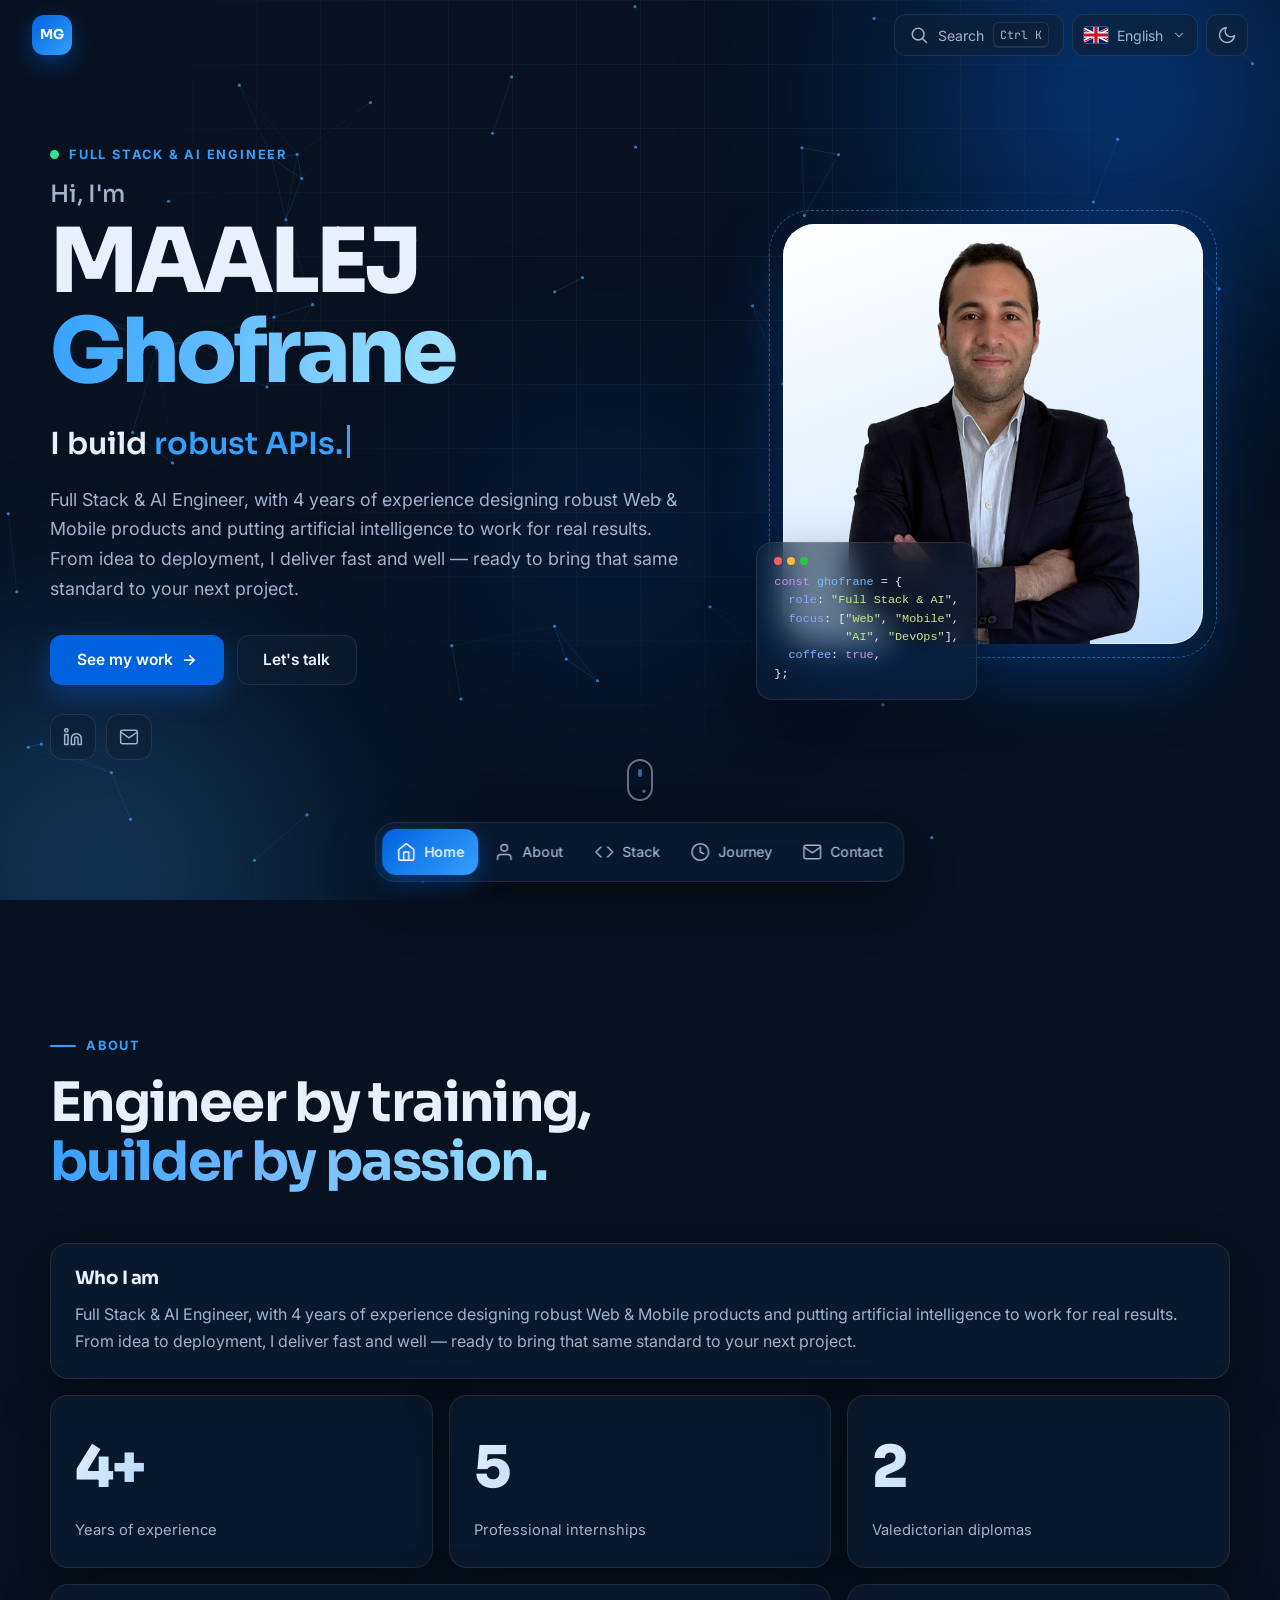
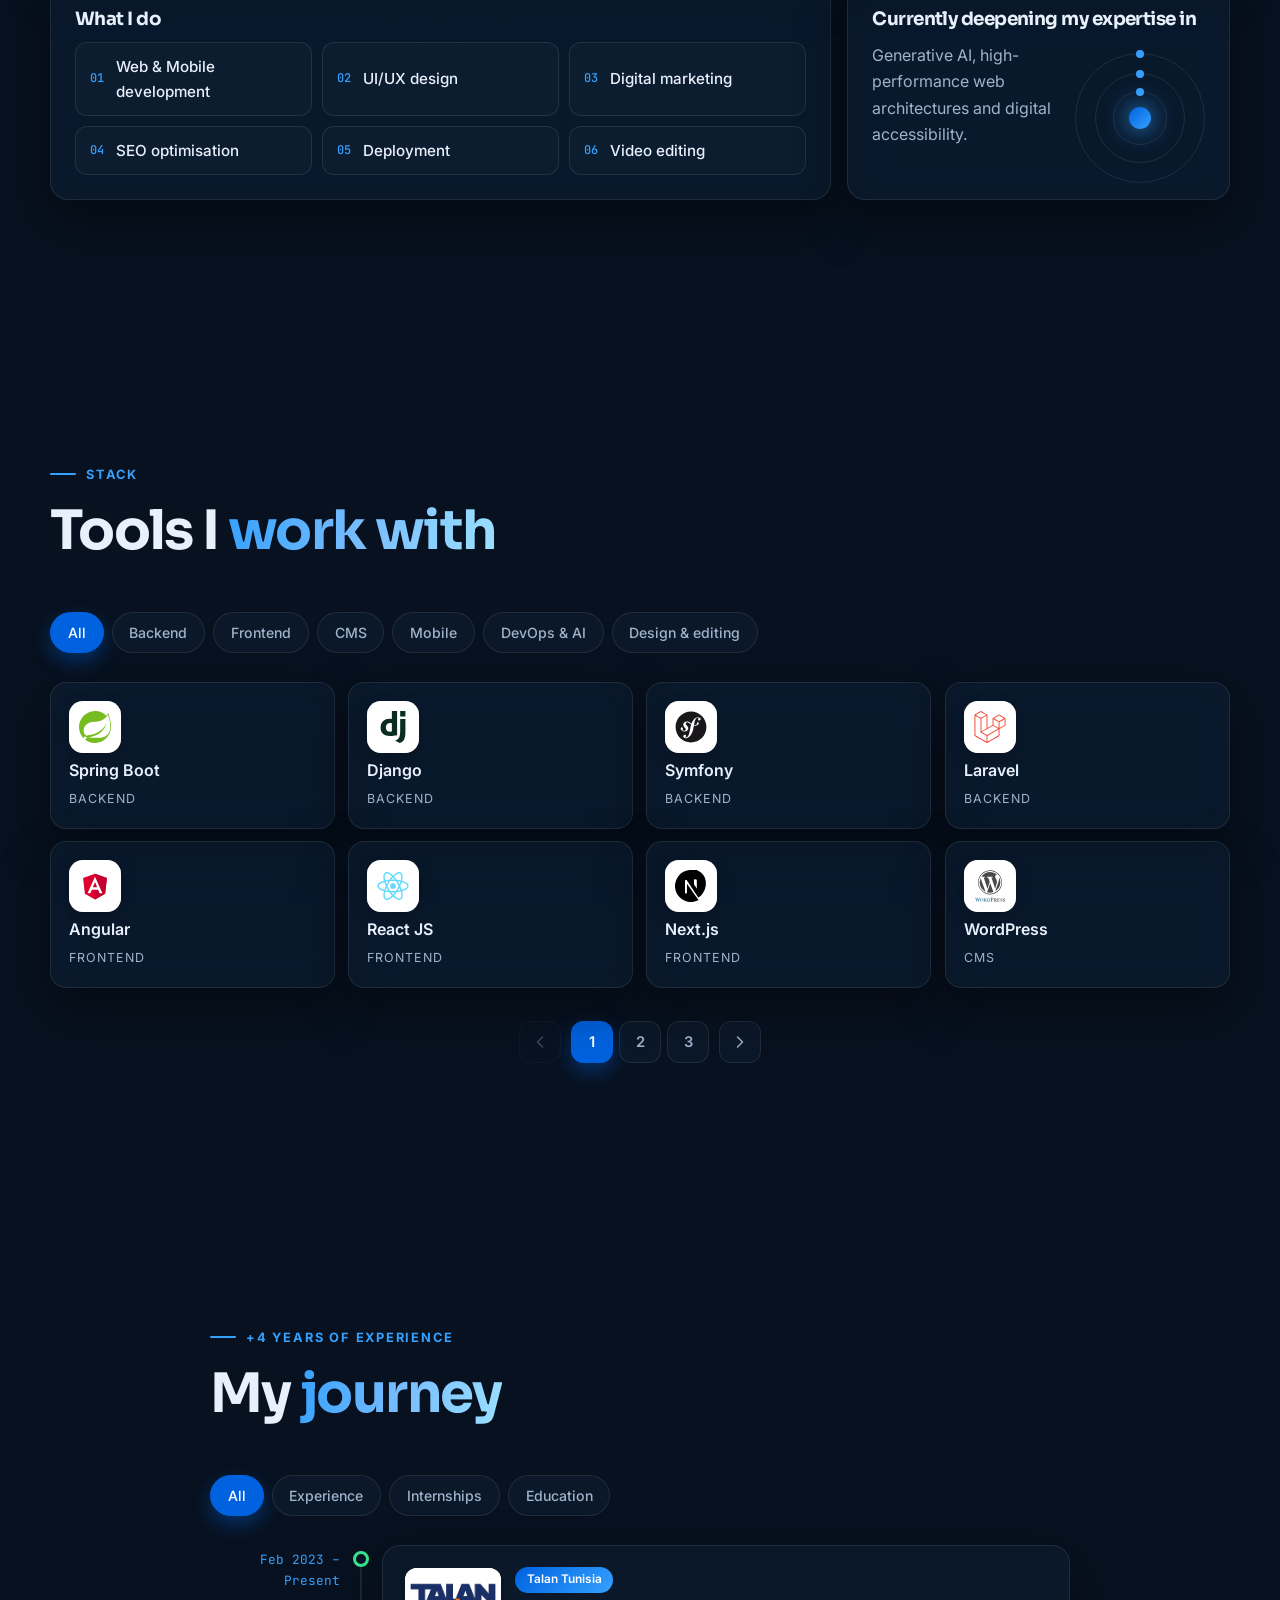
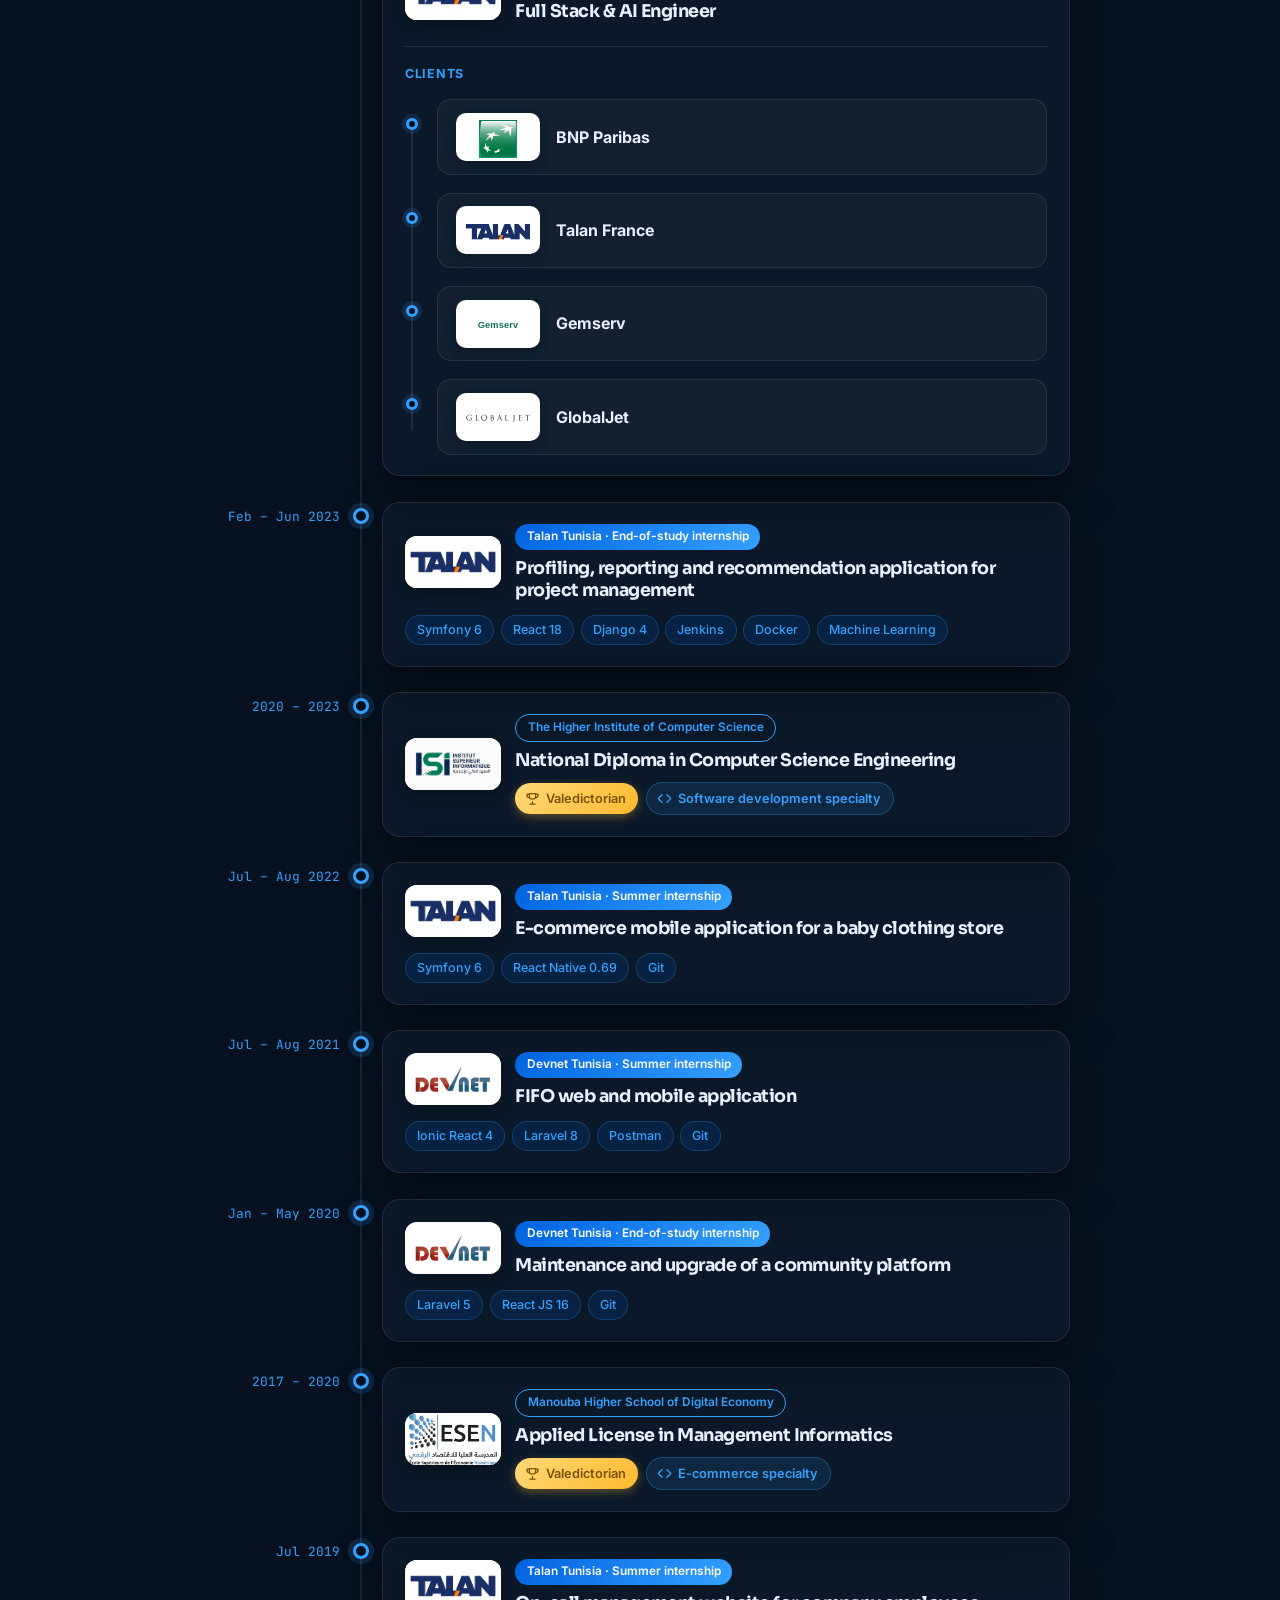
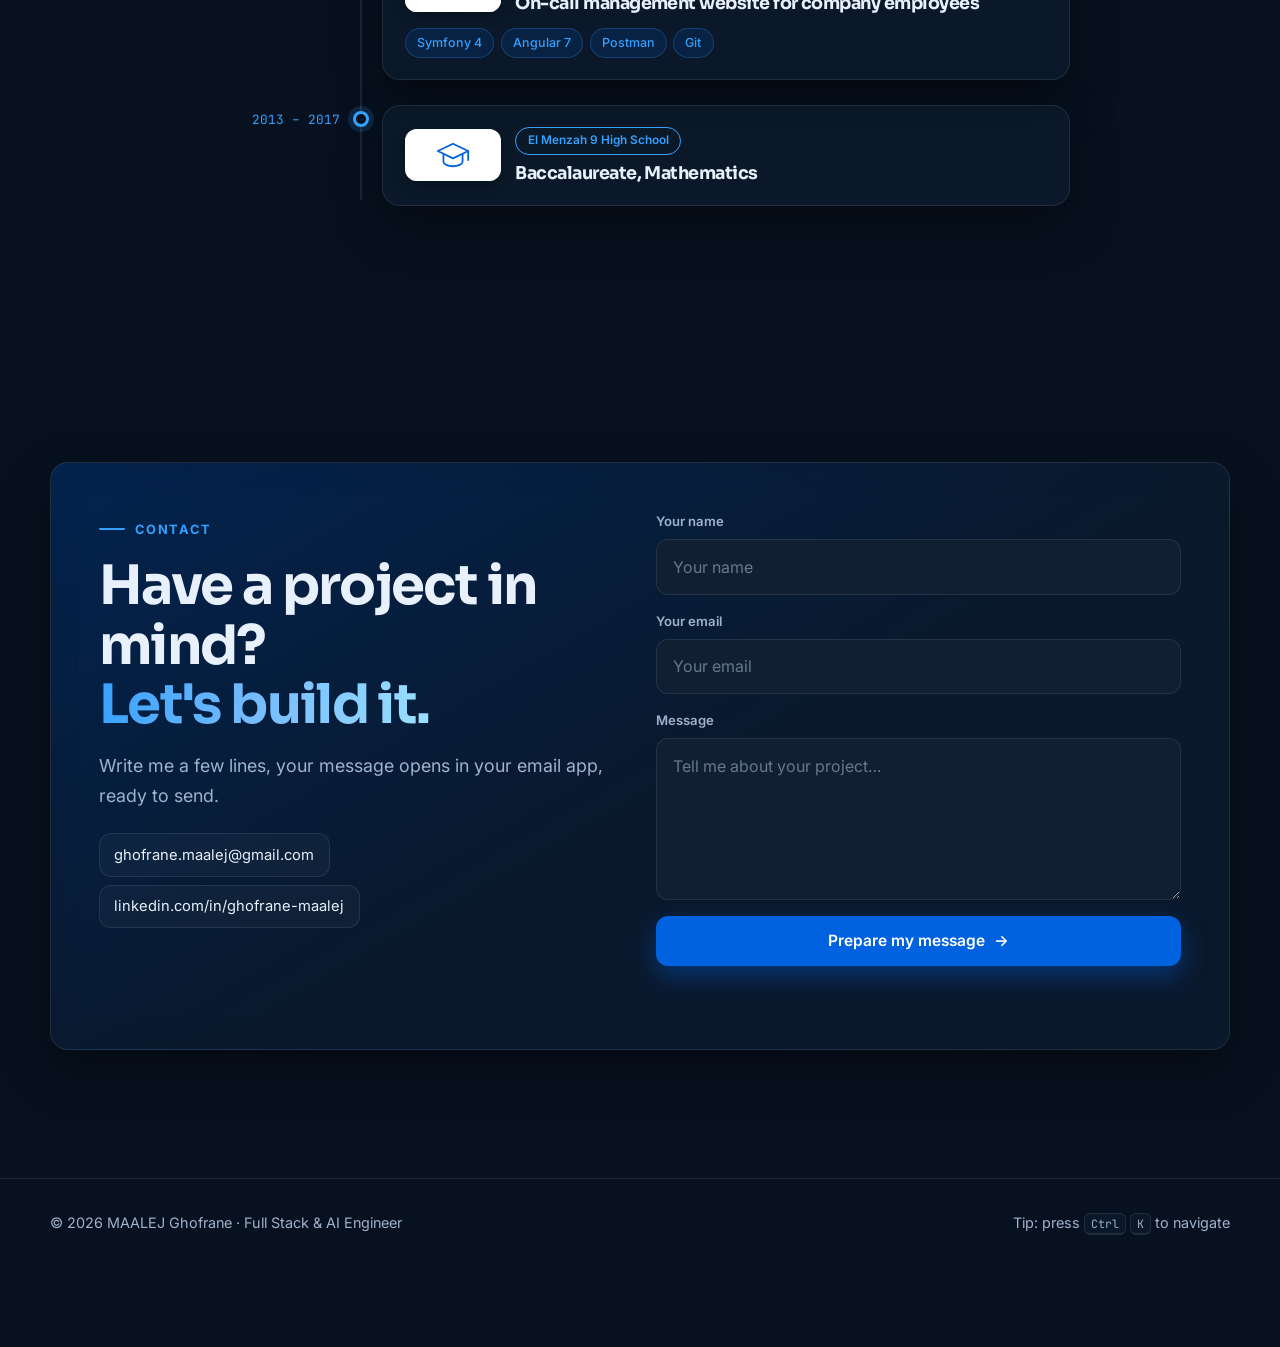
<file: index.html>
<!DOCTYPE html>
<html lang="en" data-theme="dark">
<head>
  <meta charset="UTF-8" />
  <meta name="viewport" content="width=device-width, initial-scale=1.0" />
  <title>MAALEJ Ghofrane | Full Stack &amp; AI Engineer</title>
  <meta name="description" content="Portfolio of MAALEJ Ghofrane, Full Stack &amp; AI Engineer: web, mobile, AI and DevOps." />
  <meta name="theme-color" content="#07111f" />
  <link rel="icon" href="./favicon.ico" />
  <link rel="preconnect" href="https://fonts.googleapis.com" />
  <link rel="preconnect" href="https://fonts.gstatic.com" crossorigin />
  <link href="https://fonts.googleapis.com/css2?family=Cairo:wght@400;600;700;800&family=Inter:wght@400;500;600;700&family=JetBrains+Mono:wght@400;500&family=Sora:wght@500;600;700;800&display=swap" rel="stylesheet" />
  <link rel="stylesheet" href="./assets/css/tokens.css" />
  <link rel="stylesheet" href="./assets/css/base.css" />
  <link rel="stylesheet" href="./assets/css/background.css" />
  <link rel="stylesheet" href="./assets/css/components.css" />
  <link rel="stylesheet" href="./assets/css/navigation.css" />
  <link rel="stylesheet" href="./assets/css/palette.css" />
  <link rel="stylesheet" href="./assets/css/sections/hero.css" />
  <link rel="stylesheet" href="./assets/css/sections/about.css" />
  <link rel="stylesheet" href="./assets/css/sections/stack.css" />
  <link rel="stylesheet" href="./assets/css/sections/projects.css" />
  <link rel="stylesheet" href="./assets/css/sections/journey.css" />
  <link rel="stylesheet" href="./assets/css/sections/contact.css" />
  <link rel="stylesheet" href="./assets/css/rtl.css" />
  <link rel="stylesheet" href="./assets/css/motion.css" />
  <script>try{var t=localStorage.getItem("theme");if(t)document.documentElement.dataset.theme=t}catch(e){}</script>
</head>
<body>
  <!-- Flag sprite for the language menu (referenced with <use href="#flag-xx">) -->
  <svg width="0" height="0" style="position:absolute" aria-hidden="true" focusable="false">
    <defs>
      <clipPath id="uk-s"><path d="M0,0H60V30H0z"/></clipPath>
      <clipPath id="uk-t"><path d="M30,15H60V30zM30,15V30H0zM30,15H0V0zM30,15V0H60z"/></clipPath>
    </defs>
    <!-- United Kingdom (official 1:2 flag, cropped to 3:2) -->
    <symbol id="flag-en" viewBox="0 0 60 30" preserveAspectRatio="xMidYMid slice">
      <g clip-path="url(#uk-s)">
        <path d="M0,0H60V30H0z" fill="#012169"/>
        <path d="M0,0L60,30M60,0L0,30" stroke="#fff" stroke-width="6"/>
        <path d="M0,0L60,30M60,0L0,30" clip-path="url(#uk-t)" stroke="#C8102E" stroke-width="4"/>
        <path d="M30,0V30M0,15H60" stroke="#fff" stroke-width="10"/>
        <path d="M30,0V30M0,15H60" stroke="#C8102E" stroke-width="6"/>
      </g>
    </symbol>
    <!-- France (3:2) -->
    <symbol id="flag-fr" viewBox="0 0 3 2">
      <rect width="3" height="2" fill="#fff"/>
      <rect width="1" height="2" fill="#0055A4"/>
      <rect x="2" width="1" height="2" fill="#EF4135"/>
    </symbol>
    <!-- Tunisia (3:2): white disc = half the height, red crescent + star -->
    <symbol id="flag-ar" viewBox="0 0 30 20">
      <rect width="30" height="20" fill="#E70013"/>
      <circle cx="15" cy="10" r="5" fill="#fff"/>
      <circle cx="15" cy="10" r="3.75" fill="#E70013"/>
      <circle cx="15.8" cy="10" r="3" fill="#fff"/>
      <polygon points="16.100,8.150 16.515,9.428 17.859,9.428 16.772,10.218 17.187,11.497 16.100,10.707 15.013,11.497 15.428,10.218 14.341,9.428 15.685,9.428" fill="#E70013"/>
    </symbol>
    <!-- Spain (3:2): red / yellow / red = 1:2:1 -->
    <symbol id="flag-es" viewBox="0 0 3 2">
      <rect width="3" height="2" fill="#AA151B"/>
      <rect y="0.5" width="3" height="1" fill="#F1BF00"/>
    </symbol>
</svg>
  <a class="skip" href="#main">Skip to content</a>
  <div class="progress" aria-hidden="true"></div>
  <div class="aurora" aria-hidden="true"><i></i><i></i><i></i></div>
  <canvas id="net" aria-hidden="true"></canvas>
  <div class="cursor-glow" aria-hidden="true"></div>

  <!-- Top bar -->
  <header class="topbar">
    <a class="brand" href="#home" aria-label="Home">
      <span class="brand-mark">MG</span>
    </a>
    <div class="top-actions">
      <button class="chip-btn" id="openPalette" aria-label="Open command palette" data-i18n-aria="aria.palette">
        <svg viewBox="0 0 24 24" aria-hidden="true"><circle cx="11" cy="11" r="7"/><path d="M21 21l-4.3-4.3"/></svg>
        <span data-i18n="nav.search">Search</span><kbd>Ctrl K</kbd>
      </button>
      <div class="lang" id="lang">
        <button type="button" class="lang-btn" id="langBtn" aria-haspopup="listbox" aria-expanded="false" aria-controls="langMenu" aria-label="Language" data-i18n-aria="aria.lang">
          <svg class="flag" viewBox="0 0 3 2" aria-hidden="true"><use id="langUse" href="#flag-en"/></svg>
          <span class="lang-name" id="langName">English</span>
          <svg class="chev" viewBox="0 0 24 24" aria-hidden="true"><path d="M6 9l6 6 6-6"/></svg>
        </button>
        <ul class="lang-menu" id="langMenu" role="listbox" aria-label="Language" hidden>
          <li role="presentation"><button type="button" role="option" data-lang="en" aria-selected="false"><svg class="flag" viewBox="0 0 3 2" aria-hidden="true"><use href="#flag-en"/></svg><span>English</span></button></li>
          <li role="presentation"><button type="button" role="option" data-lang="fr" aria-selected="false"><svg class="flag" viewBox="0 0 3 2" aria-hidden="true"><use href="#flag-fr"/></svg><span>Français</span></button></li>
          <li role="presentation"><button type="button" role="option" data-lang="ar" aria-selected="false"><svg class="flag" viewBox="0 0 3 2" aria-hidden="true"><use href="#flag-ar"/></svg><span>العربية</span></button></li>
          <li role="presentation"><button type="button" role="option" data-lang="es" aria-selected="false"><svg class="flag" viewBox="0 0 3 2" aria-hidden="true"><use href="#flag-es"/></svg><span>Español</span></button></li>
        </ul>
      </div>
      <button class="chip-btn icon" id="themeBtn" aria-label="Toggle light/dark theme" data-i18n-aria="aria.theme">
        <svg class="i-moon" viewBox="0 0 24 24" aria-hidden="true"><path d="M21 12.8A9 9 0 1 1 11.2 3a7 7 0 0 0 9.8 9.8z"/></svg>
        <svg class="i-sun" viewBox="0 0 24 24" aria-hidden="true"><circle cx="12" cy="12" r="4"/><path d="M12 2v2M12 20v2M4.9 4.9l1.4 1.4M17.7 17.7l1.4 1.4M2 12h2M20 12h2M4.9 19.1l1.4-1.4M17.7 6.3l1.4-1.4"/></svg>
      </button>
    </div>
  </header>

  <!-- Dock navigation -->
  <nav class="dock" aria-label="Main">
    <a href="#home" data-nav="home"><svg viewBox="0 0 24 24"><path d="M3 9l9-7 9 7v11a2 2 0 0 1-2 2H5a2 2 0 0 1-2-2z"/><path d="M9 22V12h6v10"/></svg><span data-i18n="nav.home">Home</span></a>
    <a href="#about" data-nav="about"><svg viewBox="0 0 24 24"><path d="M20 21v-2a4 4 0 0 0-4-4H8a4 4 0 0 0-4 4v2"/><circle cx="12" cy="7" r="4"/></svg><span data-i18n="nav.about">About</span></a>
    <a href="#stack" data-nav="stack"><svg viewBox="0 0 24 24"><path d="M16 18l6-6-6-6M8 6l-6 6 6 6"/></svg><span data-i18n="nav.stack">Stack</span></a>
<!-- Projects nav item temporarily disabled — section commented out below until it's implemented
    <a href="#projects" data-nav="projects"><svg viewBox="0 0 24 24"><path d="M22 19a2 2 0 0 1-2 2H4a2 2 0 0 1-2-2V5a2 2 0 0 1 2-2h5l2 3h9a2 2 0 0 1 2 2z"/></svg><span data-i18n="nav.projects">Projects</span></a>
    -->
    <a href="#journey" data-nav="journey"><svg viewBox="0 0 24 24"><circle cx="12" cy="12" r="10"/><path d="M12 6v6l4 2"/></svg><span data-i18n="nav.journey">Journey</span></a>
    <a href="#contact" data-nav="contact"><svg viewBox="0 0 24 24"><path d="M4 4h16a2 2 0 0 1 2 2v12a2 2 0 0 1-2 2H4a2 2 0 0 1-2-2V6a2 2 0 0 1 2-2z"/><path d="M22 6l-10 7L2 6"/></svg><span data-i18n="nav.contact">Contact</span></a>
  </nav>

  <div class="page">
  <main id="main">
    <!-- HERO -->
    <section id="home" class="hero">
      <div class="wrap hero-grid">
        <div class="hero-copy">
          <p class="eyebrow reveal"><span class="pulse"></span><span data-i18n="hero.eyebrow">Full Stack &amp; AI Engineer</span></p>
          <h1 class="reveal">
            <span class="hello" data-i18n="hero.hi">Hi, I'm</span>
            <span class="name">MAALEJ <em>Ghofrane</em></span>
          </h1>
          <p class="role reveal"><span data-i18n="hero.build">I build</span> <span id="typed" aria-live="off"></span><span class="caret"></span></p>
          <p class="lead reveal" data-i18n="hero.lead">Full Stack &amp; AI Engineer, with 4 years of experience designing robust Web &amp; Mobile products and putting artificial intelligence to work for real results. From idea to deployment, I deliver fast and well — ready to bring that same standard to your next project.</p>
          <div class="cta reveal">
            <a class="btn primary magnetic" href="#projects"><span data-i18n="hero.cta1">See my work</span> <span class="arr" aria-hidden="true">→</span></a>
            <a class="btn ghost magnetic" href="#contact"><span data-i18n="hero.cta2">Let's talk</span></a>
          </div>
          <ul class="socials reveal" aria-label="Links">
            <li><a href="https://www.linkedin.com/in/ghofrane-maalej-66a4a5173/" target="_blank" rel="noopener" aria-label="LinkedIn"><svg viewBox="0 0 24 24"><path d="M16 8a6 6 0 0 1 6 6v7h-4v-7a2 2 0 0 0-4 0v7h-4v-7a6 6 0 0 1 6-6zM2 9h4v12H2zM4 2a2 2 0 1 1 0 4 2 2 0 0 1 0-4z"/></svg></a></li>
            <li><a href="mailto:ghofrane.maalej@gmail.com" aria-label="Email"><svg viewBox="0 0 24 24"><path d="M4 4h16a2 2 0 0 1 2 2v12a2 2 0 0 1-2 2H4a2 2 0 0 1-2-2V6a2 2 0 0 1 2-2z"/><path d="M22 6l-10 7L2 6"/></svg></a></li>
          </ul>
        </div>

        <div class="hero-visual reveal">
          <div class="portrait tilt" data-tilt="10">
            <div class="portrait-ring"></div>
            <img src="./assets/img/portrait.png" alt="Portrait of MAALEJ Ghofrane" width="720" height="720" />
          </div>
          <div class="code-card glass spot" aria-hidden="true">
            <div class="code-dots"><i></i><i></i><i></i></div>
<pre><span class="k">const</span> <span class="v">ghofrane</span> = {
  <span class="p">role</span>: <span class="s">"Full Stack &amp; AI"</span>,
  <span class="p">focus</span>: [<span class="s">"Web"</span>, <span class="s">"Mobile"</span>,
          <span class="s">"AI"</span>, <span class="s">"DevOps"</span>],
  <span class="p">coffee</span>: <span class="k">true</span>,
};</pre>
          </div>
        </div>
      </div>
      <a class="scroll-hint" href="#about" aria-label="Scroll down"><span></span></a>
    </section>

    <!-- ABOUT / BENTO -->
    <section id="about" class="section">
      <div class="wrap">
        <header class="sec-head reveal">
          <p class="eyebrow" data-i18n="about.eyebrow">About</p>
          <h2 data-i18n-html="about.h2">Engineer by training,<br /><span class="grad">builder by passion.</span></h2>
        </header>

        <div class="bento">
          <article class="glass spot b-bio reveal">
            <h3 data-i18n="about.who">Who I am</h3>
            <p data-i18n="about.bio">Full Stack &amp; AI Engineer, with 4 years of experience designing robust Web &amp; Mobile products and putting artificial intelligence to work for real results. From idea to deployment, I deliver fast and well — ready to bring that same standard to your next project.</p>
          </article>

          <article class="glass spot b-stat reveal">
            <strong data-count="4" data-suffix="+">0</strong>
            <span data-i18n="about.s1">Years of experience</span>
          </article>
          <article class="glass spot b-stat reveal">
            <strong data-count="5">0</strong>
            <span data-i18n="about.s2">Professional internships</span>
          </article>
          <article class="glass spot b-stat reveal">
            <strong data-count="2">0</strong>
            <span data-i18n="about.s3">Valedictorian diplomas</span>
          </article>

          <article class="glass spot b-do reveal">
            <h3 data-i18n="about.do">What I do</h3>
            <ul class="do-list">
              <li><b>01</b><span data-i18n="about.d1">Web &amp; Mobile development</span></li>
              <li><b>02</b><span data-i18n="about.d2">UI/UX design</span></li>
              <li><b>03</b><span data-i18n="about.d3">Digital marketing</span></li>
              <li><b>04</b><span data-i18n="about.d4">SEO optimisation</span></li>
              <li><b>05</b><span data-i18n="about.d5">Deployment</span></li>
              <li><b>06</b><span data-i18n="about.d6">Video editing</span></li>
            </ul>
          </article>

          <article class="glass spot b-ai reveal">
            <h3 data-i18n="about.exp">Currently deepening my expertise in</h3>
            <p data-i18n="about.expP">Generative AI, high-performance web architectures and digital accessibility.</p>
            <div class="orbit" aria-hidden="true"><i></i><i></i><i></i><b></b></div>
          </article>
        </div>
      </div>
    </section>

    <!-- STACK -->
    <section id="stack" class="section">
      <div class="wrap">
        <header class="sec-head reveal">
          <p class="eyebrow" data-i18n="stack.eyebrow">Stack</p>
          <h2 data-i18n-html="stack.h2">Tools I <span class="grad">work with</span></h2>
        </header>

        <div class="tabs reveal" role="tablist" aria-label="Skill categories">
          <button role="tab" aria-selected="true" data-cat="all" data-i18n="cat.all">All</button>
          <button role="tab" aria-selected="false" data-cat="backend" data-i18n="cat.backend">Backend</button>
          <button role="tab" aria-selected="false" data-cat="frontend" data-i18n="cat.frontend">Frontend</button>
          <button role="tab" aria-selected="false" data-cat="cms" data-i18n="cat.cms">CMS</button>
          <button role="tab" aria-selected="false" data-cat="mobile" data-i18n="cat.mobile">Mobile</button>
          <button role="tab" aria-selected="false" data-cat="devops" data-i18n="cat.devops">DevOps &amp; AI</button>
          <button role="tab" aria-selected="false" data-cat="design" data-i18n="cat.design">Design & editing</button>
        </div>

        <ul class="stack-grid" id="stackGrid"></ul>
        <nav class="pager" id="stackPager" hidden></nav>
      </div>
    </section>

    <!-- PROJECTS — temporarily disabled, to be implemented later
    <section id="projects" class="section">
      <div class="wrap">
        <header class="sec-head reveal">
          <p class="eyebrow" data-i18n="proj.eyebrow">Portfolio</p>
          <h2 data-i18n-html="proj.h2">Selected <span class="grad">projects</span></h2>
        </header>

        <div class="projects">
          <article class="project glass spot tilt reveal" data-tilt="5">
            <div class="p-img"><img src="./assets/img/project-mobile.jpg" alt="Grade management project" loading="lazy" /></div>
            <div class="p-body">
              <span class="p-num">01</span>
              <h3 data-i18n="proj.1t">Grade management</h3>
              <p data-i18n="proj.1d">A web application to manage students, subjects and grades.</p>
              <ul class="tags"><li>Django</li><li>Python</li></ul>
            </div>
          </article>
          <article class="project glass spot tilt reveal" data-tilt="5">
            <div class="p-img"><img src="./assets/img/project-workout.jpg" alt="Training management project" loading="lazy" /></div>
            <div class="p-body">
              <span class="p-num">02</span>
              <h3 data-i18n="proj.2t">Training management</h3>
              <p data-i18n="proj.2d">A full stack platform to organise trainings, sessions and participants.</p>
              <ul class="tags"><li>Spring Boot</li><li>Angular</li></ul>
            </div>
          </article>
          <article class="project glass spot tilt reveal" data-tilt="5">
            <div class="p-img"><img src="./assets/img/project-mobile.jpg" alt="World Cup project" loading="lazy" /></div>
            <div class="p-body">
              <span class="p-num">03</span>
              <h3 data-i18n="proj.3t">World Cup</h3>
              <p data-i18n="proj.3d">A football tournament application with a REST API and a modern interface.</p>
              <ul class="tags"><li>Spring Boot</li><li>Angular</li></ul>
            </div>
          </article>
        </div>
      </div>
    </section>
    -->

    <!-- JOURNEY -->
    <section id="journey" class="section">
      <div class="wrap narrow">
        <header class="sec-head reveal">
          <p class="eyebrow" data-i18n="jr.eyebrow">+4 years of experience</p>
          <h2 data-i18n-html="jr.h2">My <span class="grad">journey</span></h2>
        </header>

        <div class="tabs reveal" role="tablist" aria-label="Timeline filter">
          <button role="tab" aria-selected="true" data-filter="all" data-i18n="flt.all">All</button>
          <button role="tab" aria-selected="false" data-filter="exp" data-i18n="flt.exp">Experience</button>
          <button role="tab" aria-selected="false" data-filter="stage" data-i18n="flt.stage">Internships</button>
          <button role="tab" aria-selected="false" data-filter="edu" data-i18n="flt.edu">Education</button>
        </div>

        <ol class="timeline" id="timeline">
          <li class="t-item is-current" data-type="exp">
            <time data-i18n="j0.time">Feb 2023 – Present</time>
            <div class="glass spot t-card">
              <div class="t-head">
                <span class="org-logo has-variants"><img class="logo-light" src="./assets/logos/light/talan.png" alt="" width="80" height="36" loading="lazy" decoding="async" /><img class="logo-dark fit-cover" src="./assets/logos/dark/talan.png" alt="" width="96" height="52" loading="lazy" decoding="async" /></span>
                <div class="t-titles">
                  <span class="badge" data-i18n="j0.badge">Talan Tunisia</span>
                  <h3 data-i18n="j0.title">Full Stack &amp; AI Engineer</h3>
                </div>
              </div>
              <div class="t-engagements">
              <span class="t-clients-label" data-i18n="jr.clients">Clients</span>
              <ol class="sub-timeline">
                <li>
                  <div class="sub-head">
                    <span class="sub-logo"><img src="./assets/logos/bnp-paribas.svg" alt="BNP Paribas" width="64" height="38" loading="lazy" decoding="async" /></span>
                    <span class="sub-org">BNP Paribas</span>
                  </div>
                </li>
                <li>
                  <div class="sub-head">
                    <span class="sub-logo"><img src="./assets/logos/light/talan.png" alt="Talan France" width="64" height="38" loading="lazy" decoding="async" /></span>
                    <span class="sub-org">Talan France</span>
                  </div>
                </li>
                <li>
                  <div class="sub-head">
                    <span class="sub-logo"><img src="./assets/logos/gemserv.svg" alt="Gemserv" width="64" height="38" loading="lazy" decoding="async" /></span>
                    <span class="sub-org">Gemserv</span>
                  </div>
                </li>
                <li>
                  <div class="sub-head">
                    <span class="sub-logo"><img src="./assets/logos/globaljet.svg" alt="GlobalJet" width="64" height="38" loading="lazy" decoding="async" /></span>
                    <span class="sub-org">GlobalJet</span>
                  </div>
                </li>
              </ol>
              </div>
            </div>
          </li>
          <li class="t-item" data-type="stage">
            <time data-i18n="j1.time">Feb – Jun 2023</time>
            <div class="glass spot t-card">
              <div class="t-head">
                <span class="org-logo has-variants"><img class="logo-light" src="./assets/logos/light/talan.png" alt="" width="80" height="36" loading="lazy" decoding="async" /><img class="logo-dark fit-cover" src="./assets/logos/dark/talan.png" alt="" width="96" height="52" loading="lazy" decoding="async" /></span>
                <div class="t-titles">
                  <span class="badge" data-i18n="j1.badge">Talan Tunisia · End-of-study internship</span>
                  <h3 data-i18n="j1.title">Profiling, reporting and recommendation application for project management</h3>
                </div>
              </div>
              <ul class="tags"><li>Symfony 6</li><li>React 18</li><li>Django 4</li><li>Jenkins</li><li>Docker</li><li>Machine Learning</li></ul>
            </div>
          </li>
          <li class="t-item" data-type="edu">
            <time data-i18n="j2.time">2020 – 2023</time>
            <div class="glass spot t-card">
              <div class="t-head">
                <span class="org-logo has-variants"><img class="logo-light" src="./assets/logos/light/isi.png" alt="" width="80" height="36" loading="lazy" decoding="async" /><img class="logo-dark fit-cover" src="./assets/logos/dark/isi.jpeg" alt="" width="96" height="52" loading="lazy" decoding="async" /></span>
                <div class="t-titles">
                  <span class="badge edu" data-i18n="j2.badge">The Higher Institute of Computer Science</span>
                  <h3 data-i18n="j2.title">National Diploma in Computer Science Engineering</h3>
                  <div class="edu-meta">
                    <span class="honor"><svg viewBox="0 0 24 24" aria-hidden="true"><path d="M8 21h8M12 17v4M7 4h10v4a5 5 0 0 1-10 0V4z"></path><path d="M7 5H4a1 1 0 0 0-1 1 5 5 0 0 0 4 4.9M17 5h3a1 1 0 0 1 1 1 5 5 0 0 1-4 4.9"></path></svg><span data-i18n="j2.honor">Valedictorian</span></span>
                    <span class="specialty"><svg viewBox="0 0 24 24" aria-hidden="true"><path d="M16 18l6-6-6-6M8 6l-6 6 6 6"></path></svg><span data-i18n="j2.p">Software development specialty</span></span>
                  </div>
                </div>
              </div>
            </div>
          </li>
          <li class="t-item" data-type="stage">
            <time data-i18n="j3.time">Jul – Aug 2022</time>
            <div class="glass spot t-card">
              <div class="t-head">
                <span class="org-logo has-variants"><img class="logo-light" src="./assets/logos/light/talan.png" alt="" width="80" height="36" loading="lazy" decoding="async" /><img class="logo-dark fit-cover" src="./assets/logos/dark/talan.png" alt="" width="96" height="52" loading="lazy" decoding="async" /></span>
                <div class="t-titles">
                  <span class="badge" data-i18n="j3.badge">Talan Tunisia · Summer internship</span>
                  <h3 data-i18n="j3.title">E-commerce mobile application for a baby clothing store</h3>
                </div>
              </div>
              <ul class="tags"><li>Symfony 6</li><li>React Native 0.69</li><li>Git</li></ul>
            </div>
          </li>
          <li class="t-item" data-type="stage">
            <time data-i18n="j4.time">Jul – Aug 2021</time>
            <div class="glass spot t-card">
              <div class="t-head">
                <span class="org-logo"><img src="./assets/logos/devnet.png" alt="" width="80" height="36" loading="lazy" decoding="async" /></span>
                <div class="t-titles">
                  <span class="badge" data-i18n="j4.badge">Devnet Tunisia · Summer internship</span>
                  <h3 data-i18n="j4.title">FIFO web and mobile application</h3>
                </div>
              </div>
              <ul class="tags"><li>Ionic React 4</li><li>Laravel 8</li><li>Postman</li><li>Git</li></ul>
            </div>
          </li>
          <li class="t-item" data-type="stage">
            <time data-i18n="j5.time">Jan – May 2020</time>
            <div class="glass spot t-card">
              <div class="t-head">
                <span class="org-logo"><img src="./assets/logos/devnet.png" alt="" width="80" height="36" loading="lazy" decoding="async" /></span>
                <div class="t-titles">
                  <span class="badge" data-i18n="j5.badge">Devnet Tunisia · End-of-study internship</span>
                  <h3 data-i18n="j5.title">Maintenance and upgrade of a community platform</h3>
                </div>
              </div>
              <ul class="tags"><li>Laravel 5</li><li>React JS 16</li><li>Git</li></ul>
            </div>
          </li>
          <li class="t-item" data-type="edu">
            <time data-i18n="j6.time">2017 – 2020</time>
            <div class="glass spot t-card">
              <div class="t-head">
                <span class="org-logo has-variants"><img class="logo-light" src="./assets/logos/light/esen.png" alt="" width="80" height="36" loading="lazy" decoding="async" /><img class="logo-dark fit-contain" src="./assets/logos/dark/esen.jpeg" alt="" width="96" height="52" loading="lazy" decoding="async" /></span>
                <div class="t-titles">
                  <span class="badge edu" data-i18n="j6.badge">Manouba Higher School of Digital Economy</span>
                  <h3 data-i18n="j6.title">Applied License in Management Informatics</h3>
                  <div class="edu-meta">
                    <span class="honor"><svg viewBox="0 0 24 24" aria-hidden="true"><path d="M8 21h8M12 17v4M7 4h10v4a5 5 0 0 1-10 0V4z"></path><path d="M7 5H4a1 1 0 0 0-1 1 5 5 0 0 0 4 4.9M17 5h3a1 1 0 0 1 1 1 5 5 0 0 1-4 4.9"></path></svg><span data-i18n="j6.honor">Valedictorian</span></span>
                    <span class="specialty"><svg viewBox="0 0 24 24" aria-hidden="true"><path d="M16 18l6-6-6-6M8 6l-6 6 6 6"></path></svg><span data-i18n="j6.p">E-commerce specialty</span></span>
                  </div>
                </div>
              </div>
            </div>
          </li>
          <li class="t-item" data-type="stage">
            <time data-i18n="j7.time">Jul 2019</time>
            <div class="glass spot t-card">
              <div class="t-head">
                <span class="org-logo has-variants"><img class="logo-light" src="./assets/logos/light/talan.png" alt="" width="80" height="36" loading="lazy" decoding="async" /><img class="logo-dark fit-cover" src="./assets/logos/dark/talan.png" alt="" width="96" height="52" loading="lazy" decoding="async" /></span>
                <div class="t-titles">
                  <span class="badge" data-i18n="j7.badge">Talan Tunisia · Summer internship</span>
                  <h3 data-i18n="j7.title">On-call management website for company employees</h3>
                </div>
              </div>
              <ul class="tags"><li>Symfony 4</li><li>Angular 7</li><li>Postman</li><li>Git</li></ul>
            </div>
          </li>
          <li class="t-item" data-type="edu">
            <time data-i18n="j8.time">2013 – 2017</time>
            <div class="glass spot t-card">
              <div class="t-head">
                <span class="org-logo"><img src="./assets/logos/school.svg" alt="" width="80" height="36" loading="lazy" decoding="async" /></span>
                <div class="t-titles">
                  <span class="badge edu" data-i18n="j8.badge">El Menzah 9 High School</span>
                  <h3 data-i18n="j8.title">Baccalaureate, Mathematics</h3>
                </div>
              </div>
            </div>
          </li>
        </ol>
      </div>
    </section>

    <!-- CONTACT -->
    <section id="contact" class="section">
      <div class="wrap">
        <div class="contact glass spot reveal">
          <div class="contact-copy">
            <p class="eyebrow" data-i18n="ct.eyebrow">Contact</p>
            <h2 data-i18n-html="ct.h2">Have a project in mind?<br /><span class="grad">Let's build it.</span></h2>
            <p class="lead" data-i18n="ct.lead">Write me a few lines, your message opens in your email app, ready to send.</p>
            <ul class="contact-links">
              <li><a href="mailto:ghofrane.maalej@gmail.com">ghofrane.maalej@gmail.com</a></li>
              <li><a href="https://www.linkedin.com/in/ghofrane-maalej-66a4a5173/" target="_blank" rel="noopener">linkedin.com/in/ghofrane-maalej</a></li>
            </ul>
          </div>
          <form id="contactForm" class="form" novalidate>
            <label><span data-i18n="ct.name">Your name</span><input name="name" type="text" required autocomplete="name" placeholder="Your name" data-i18n-ph="ct.phName" /></label>
            <label><span data-i18n="ct.email">Your email</span><input name="email" type="email" required autocomplete="email" placeholder="Your email" data-i18n-ph="ct.phEmail" /></label>
            <label><span data-i18n="ct.msg">Message</span><textarea name="message" rows="5" required placeholder="Tell me about your project…" data-i18n-ph="ct.phMsg"></textarea></label>
            <button class="btn primary magnetic" type="submit"><span data-i18n="ct.send">Prepare my message</span> <span class="arr" aria-hidden="true">→</span></button>
            <p class="form-note" id="formNote" role="status"></p>
          </form>
        </div>
      </div>
    </section>
  </main>

  <footer class="footer">
    <div class="wrap">
      <p>© <span id="year"></span> <span data-i18n="ft.rights">MAALEJ Ghofrane · Full Stack &amp; AI Engineer</span></p>
      <p class="muted" data-i18n-html="ft.tip">Tip: press <kbd>Ctrl</kbd> <kbd>K</kbd> to navigate</p>
    </div>
  </footer>
  </div>

  <!-- Command palette -->
  <div class="palette" id="palette" role="dialog" aria-modal="true" aria-label="Command palette" hidden>
    <div class="palette-box glass">
      <input id="paletteInput" type="text" placeholder="Type a command or search…" data-i18n-ph="pal.ph" autocomplete="off" aria-label="Search commands" />
      <ul id="paletteList" role="listbox"></ul>
      <p class="palette-foot" data-i18n-html="pal.foot"><kbd>↑</kbd><kbd>↓</kbd> navigate <kbd>Enter</kbd> select <kbd>Esc</kbd> close</p>
    </div>
  </div>

  <!-- Scripts run in this order (defer keeps order): data, core, modules, boot -->
  <script src="./assets/js/data/i18n.js" defer></script>
  <script src="./assets/js/data/site.js" defer></script>
  <script src="./assets/js/data/skills.js" defer></script>
  <script src="./assets/js/core.js" defer></script>
  <script src="./assets/js/modules/lang.js" defer></script>
  <script src="./assets/js/modules/theme.js" defer></script>
  <script src="./assets/js/modules/typing.js" defer></script>
  <script src="./assets/js/modules/stack.js" defer></script>
  <script src="./assets/js/modules/timeline.js" defer></script>
  <script src="./assets/js/modules/effects.js" defer></script>
  <script src="./assets/js/modules/reveal.js" defer></script>
  <script src="./assets/js/modules/scroll.js" defer></script>
  <script src="./assets/js/modules/network.js" defer></script>
  <script src="./assets/js/modules/palette.js" defer></script>
  <script src="./assets/js/modules/contact.js" defer></script>
  <script src="./assets/js/main.js" defer></script>
</body>
</html>
</file>
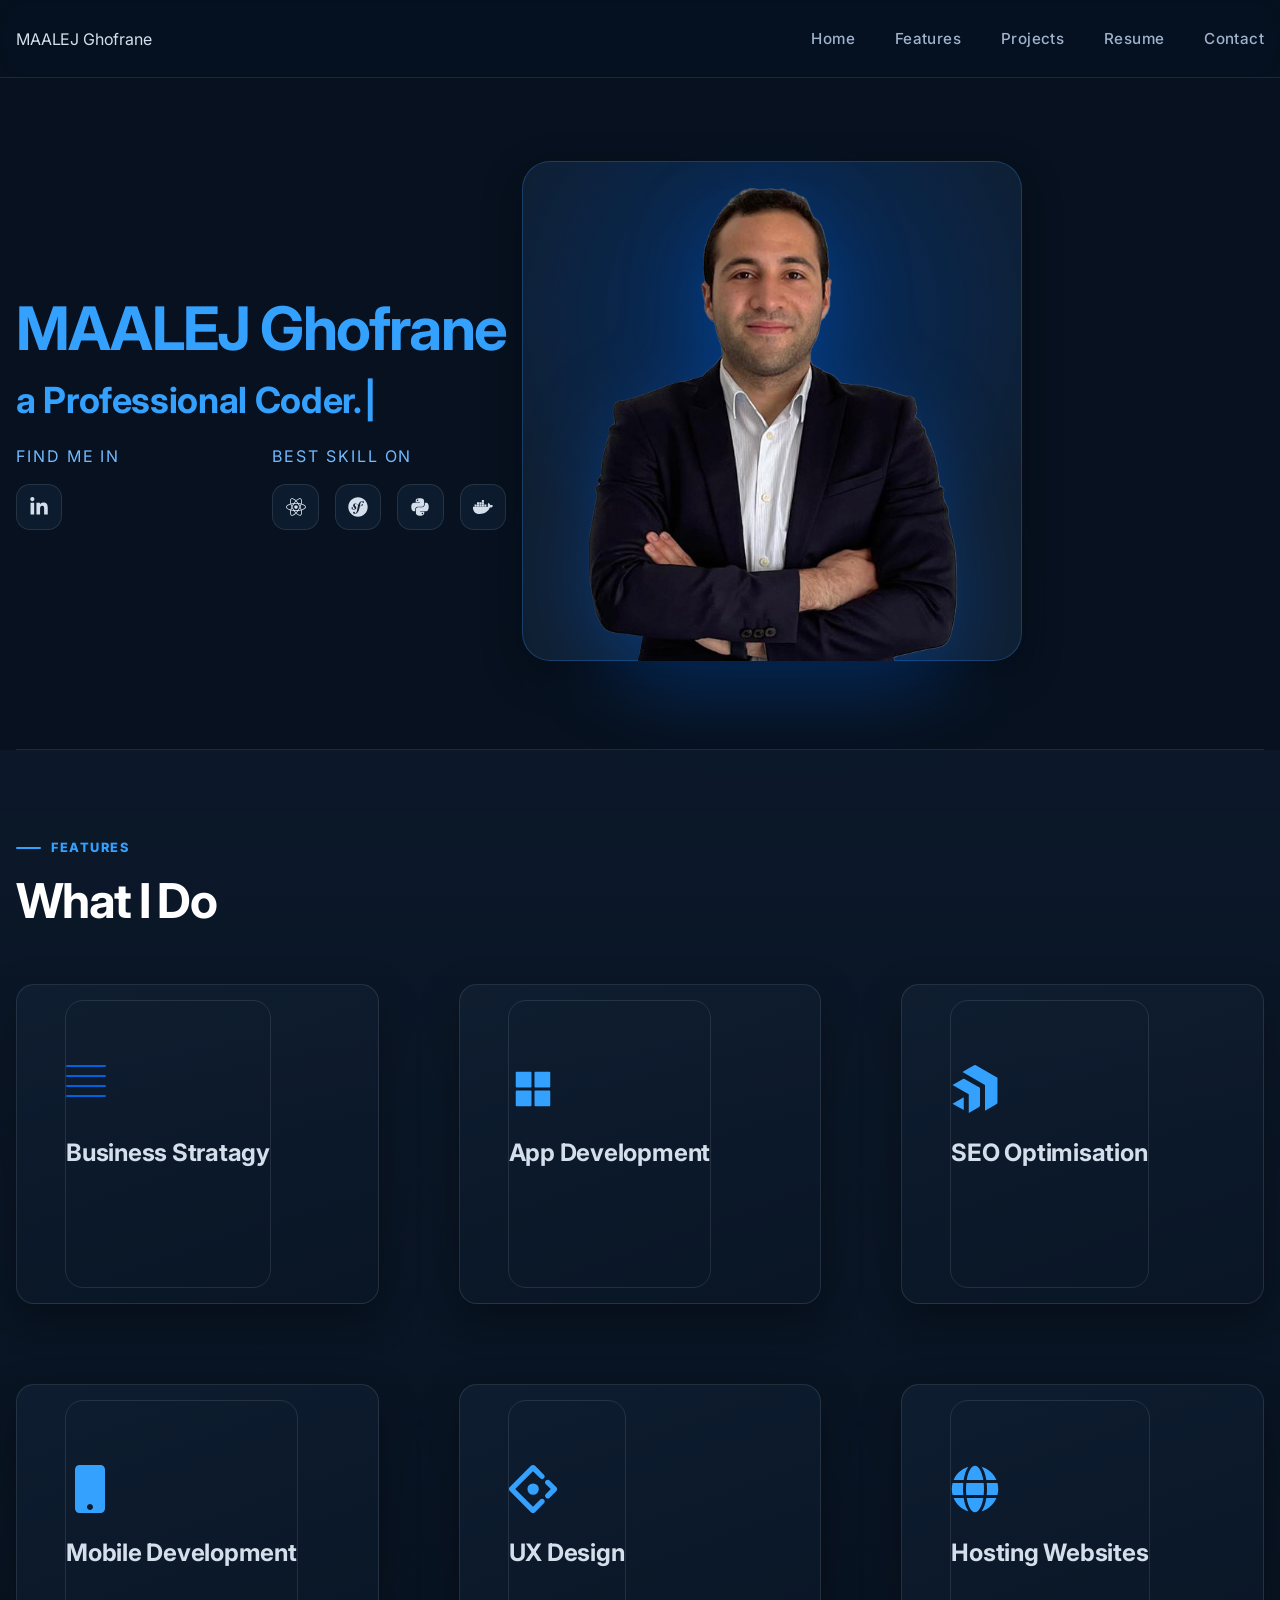
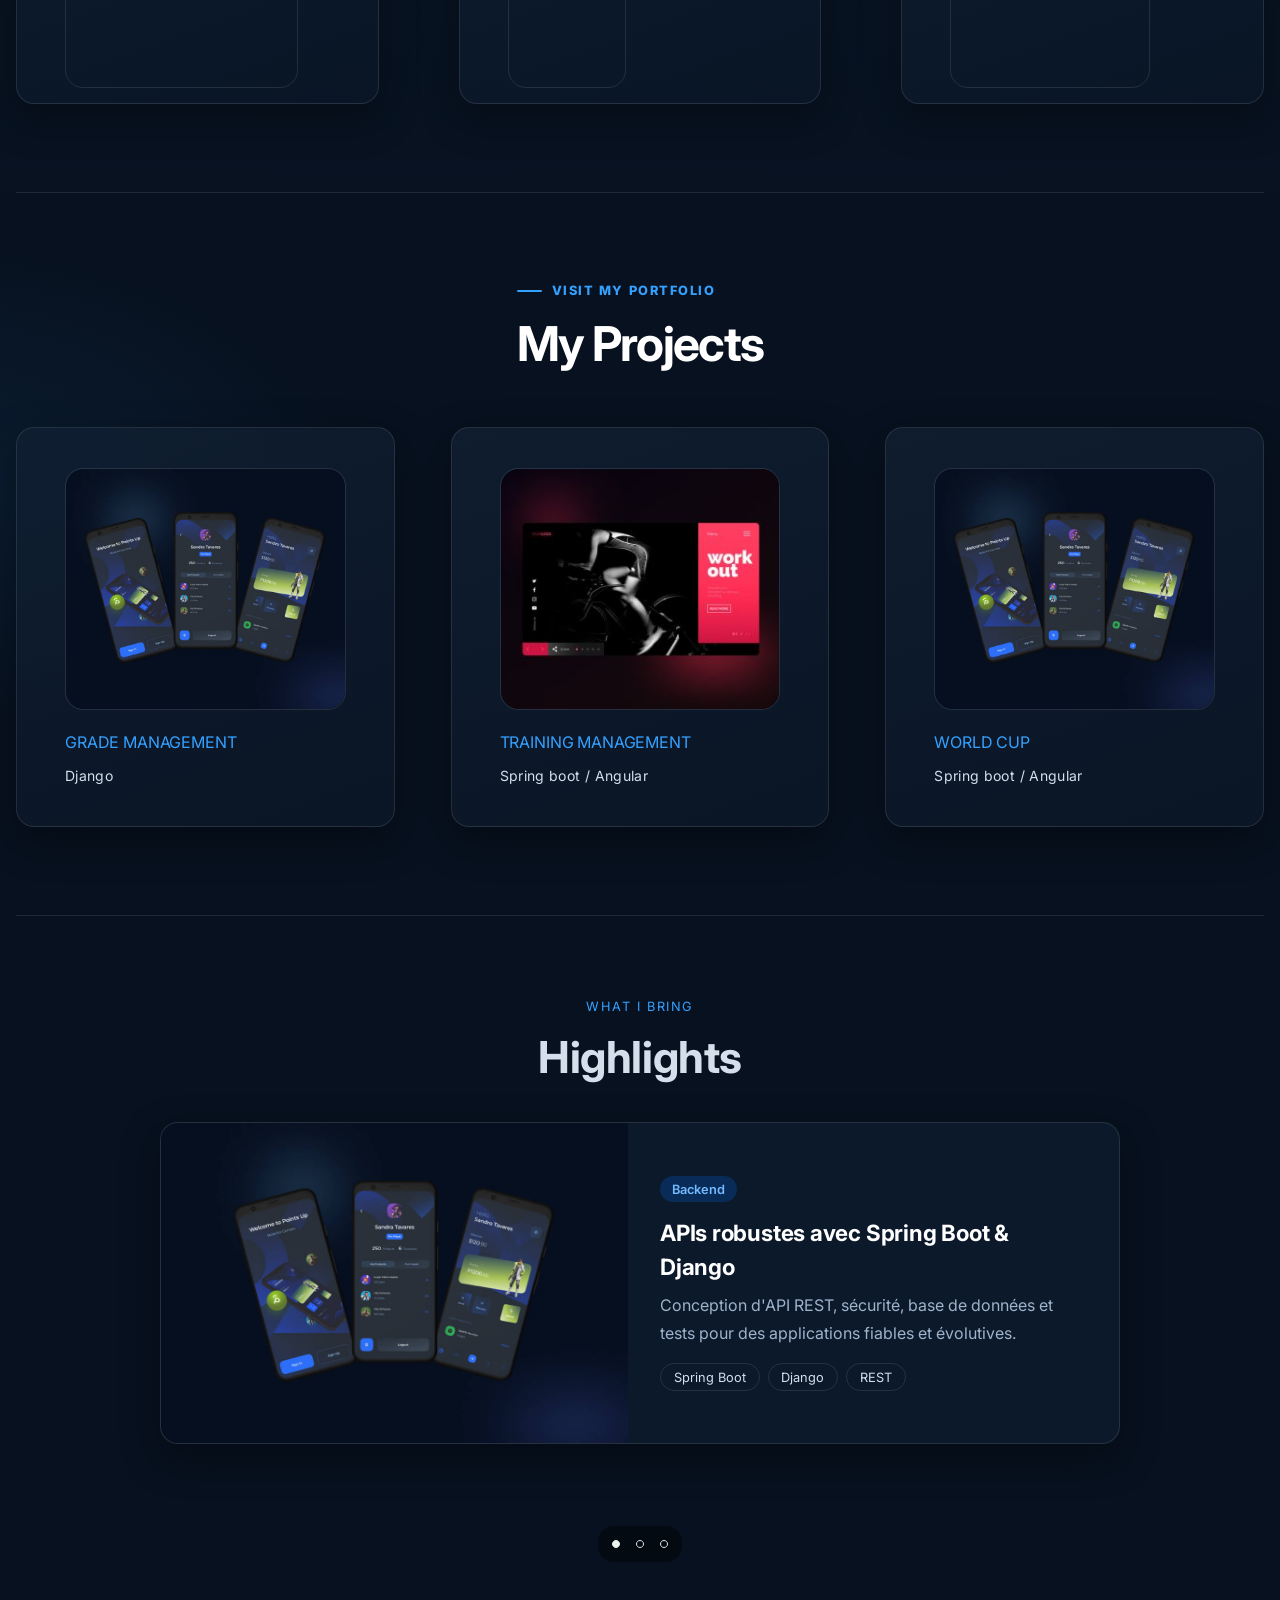
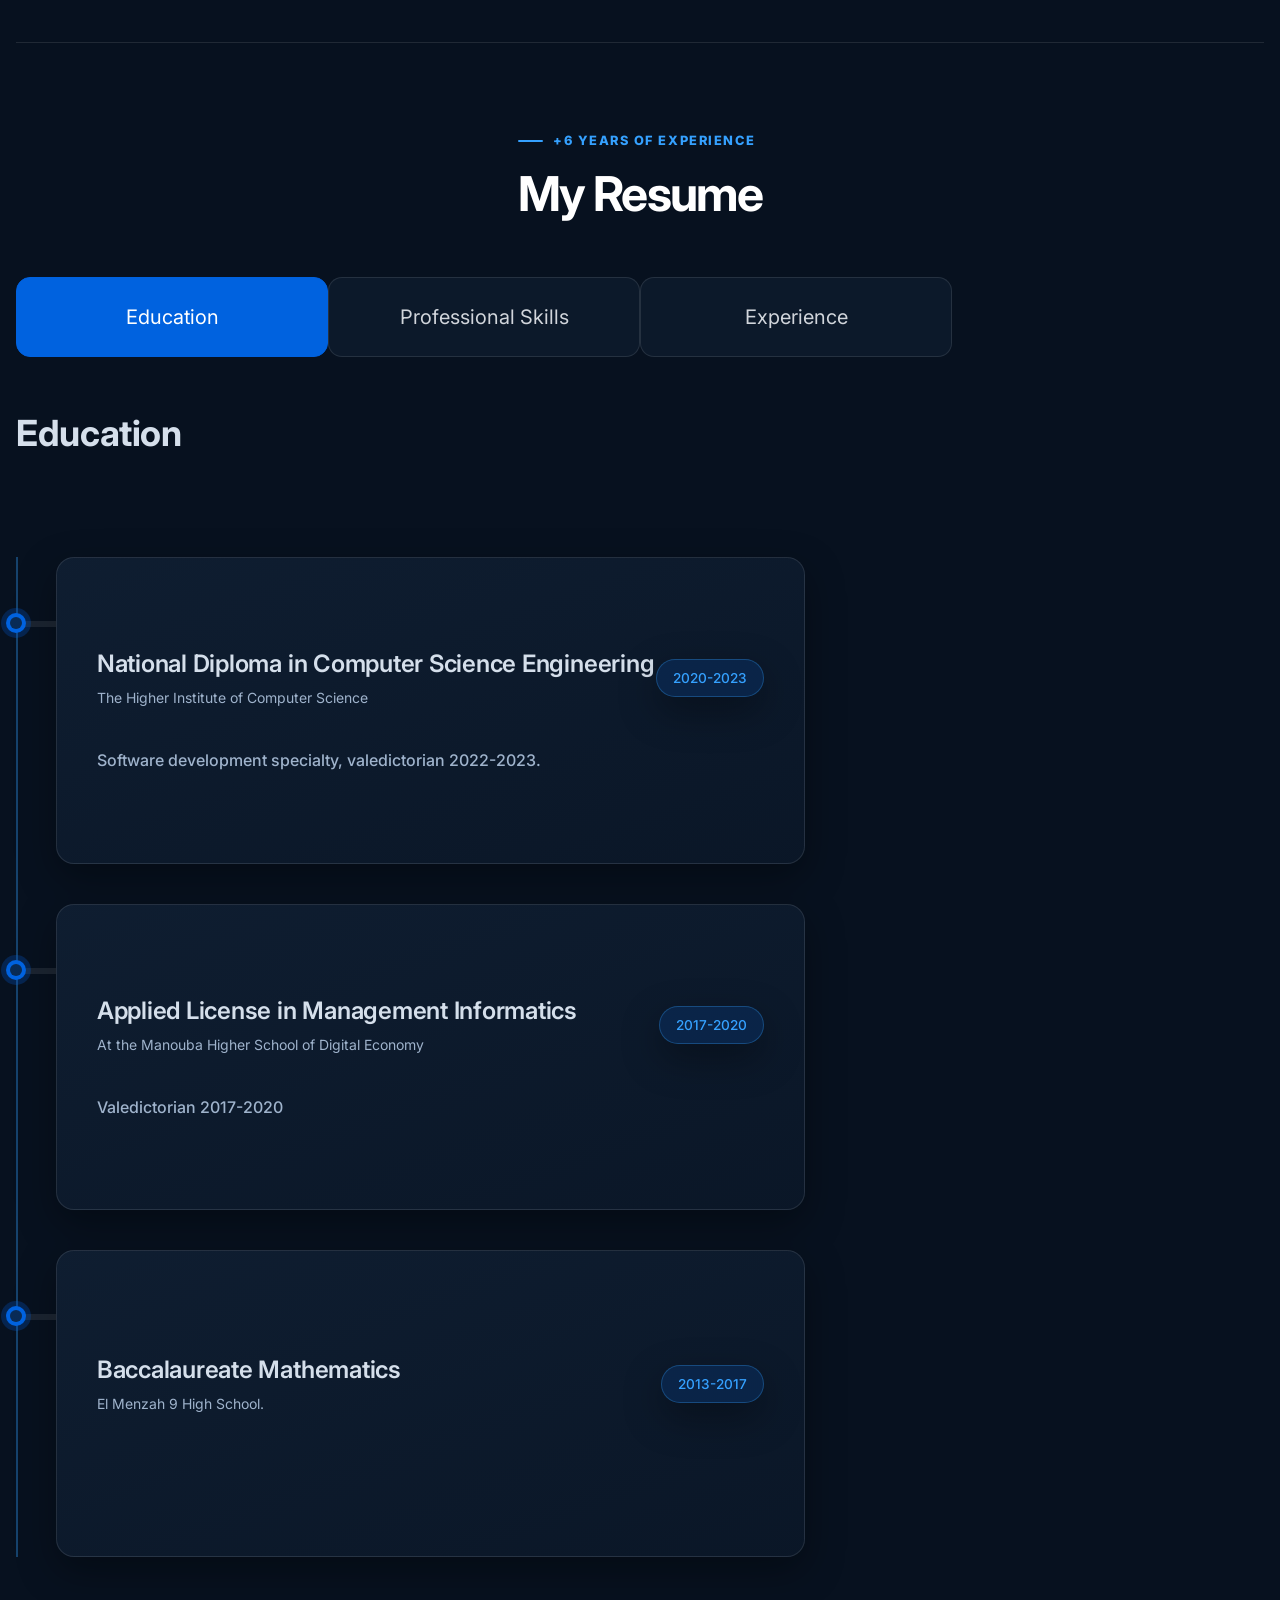
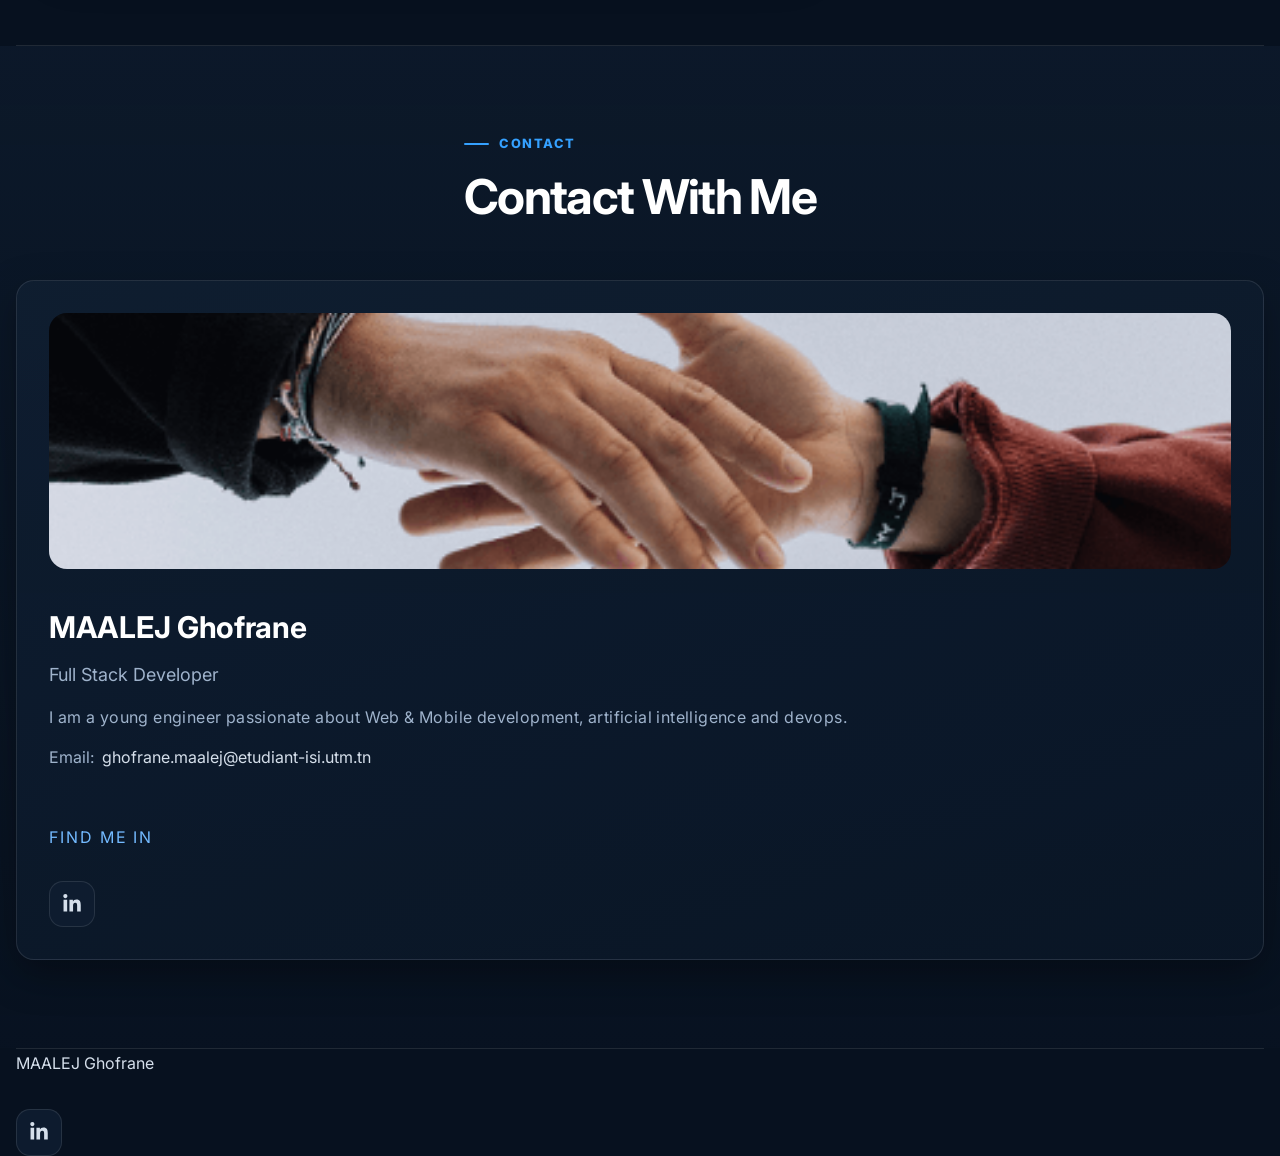
<file: legacy/index.html>
<!DOCTYPE html>
<html lang="en">
  <head>
    <meta charset="UTF-8" />
    <link rel="icon" type="image/svg+xml" href="../favicon.ico" />
    <meta name="viewport" content="width=device-width, initial-scale=1.0" />
    <title>MAALEJ Ghofrane || Full Stack Developer</title>
    <script type="module" crossorigin src="./assets/index-67cc3b8f.js"></script>
    <link rel="stylesheet" href="./assets/index-5c3eccaa.css">
    <link rel="stylesheet" href="./assets/theme.css">
    <meta name="theme-color" content="#07111f" />
    <script defer src="./assets/highlights.js"></script>
  </head>
  <body>
    <div id="root"></div>
    
  </body>
</html>
</file>
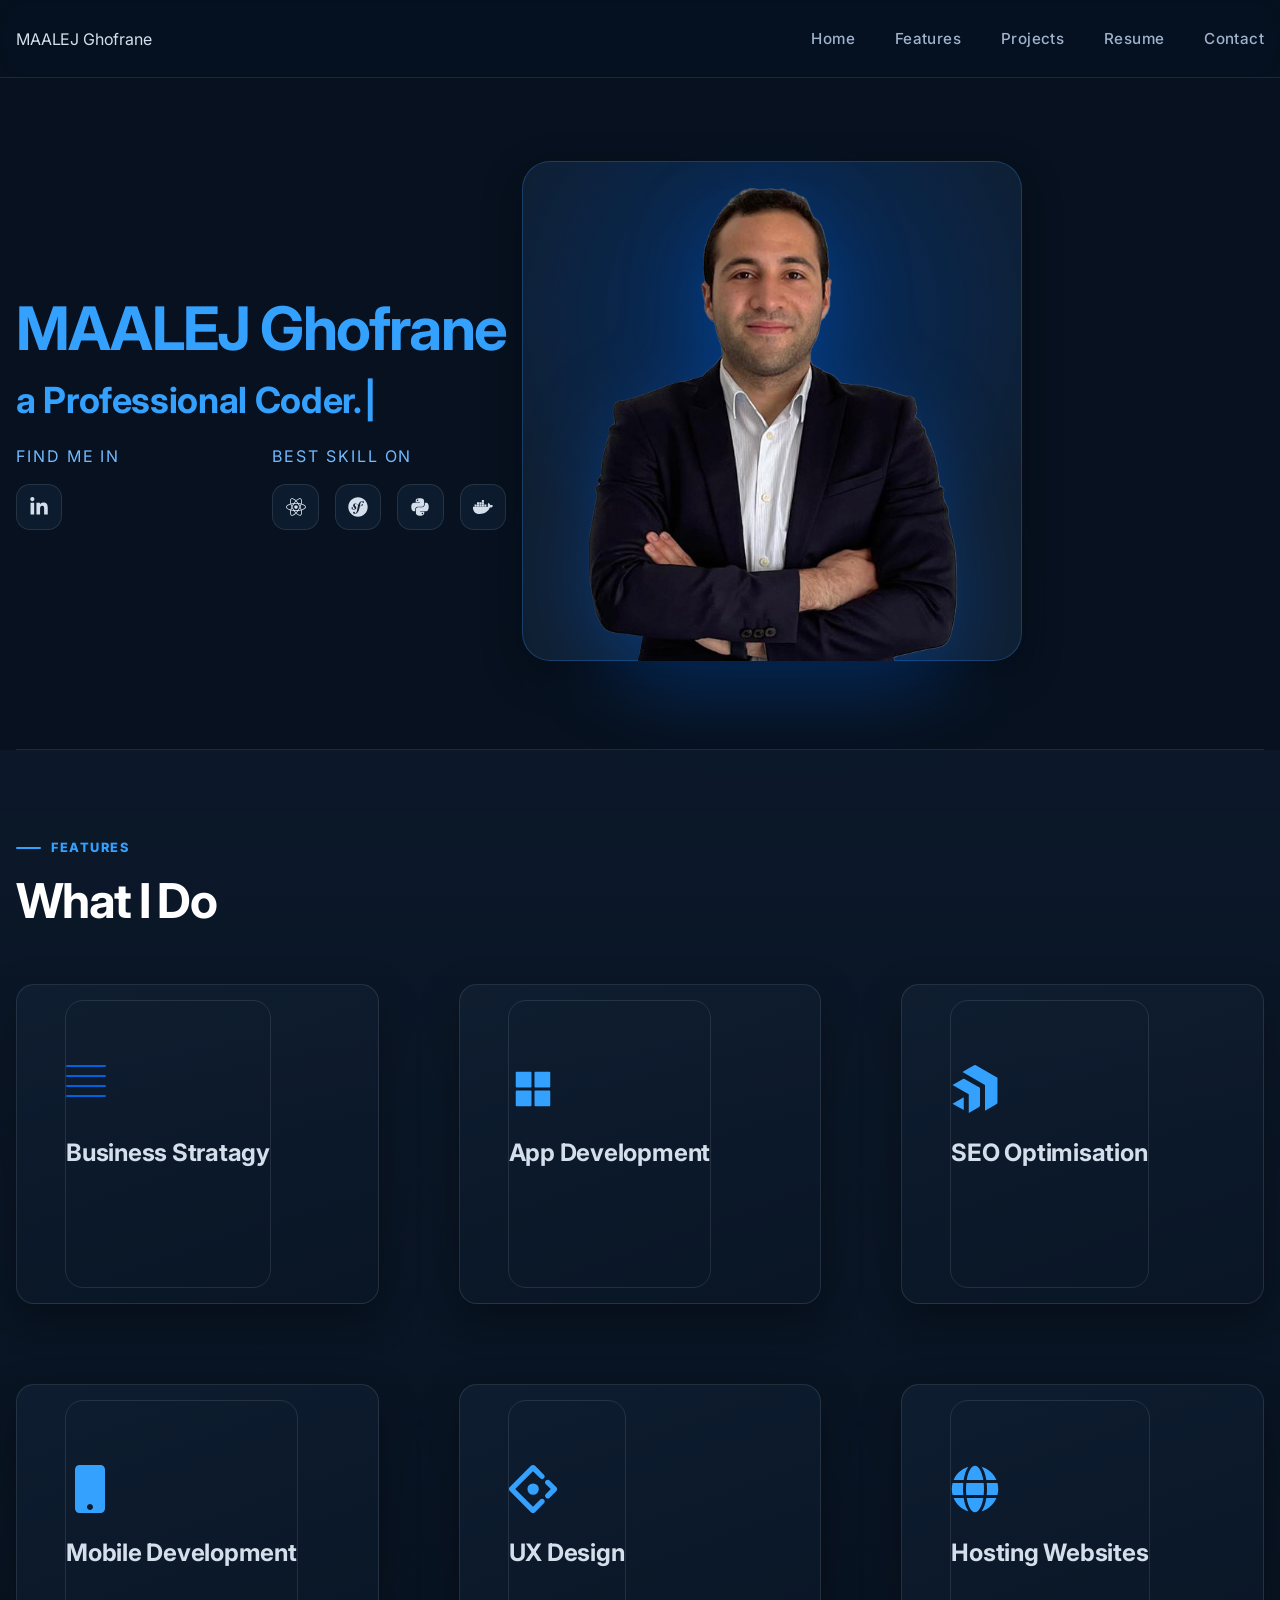
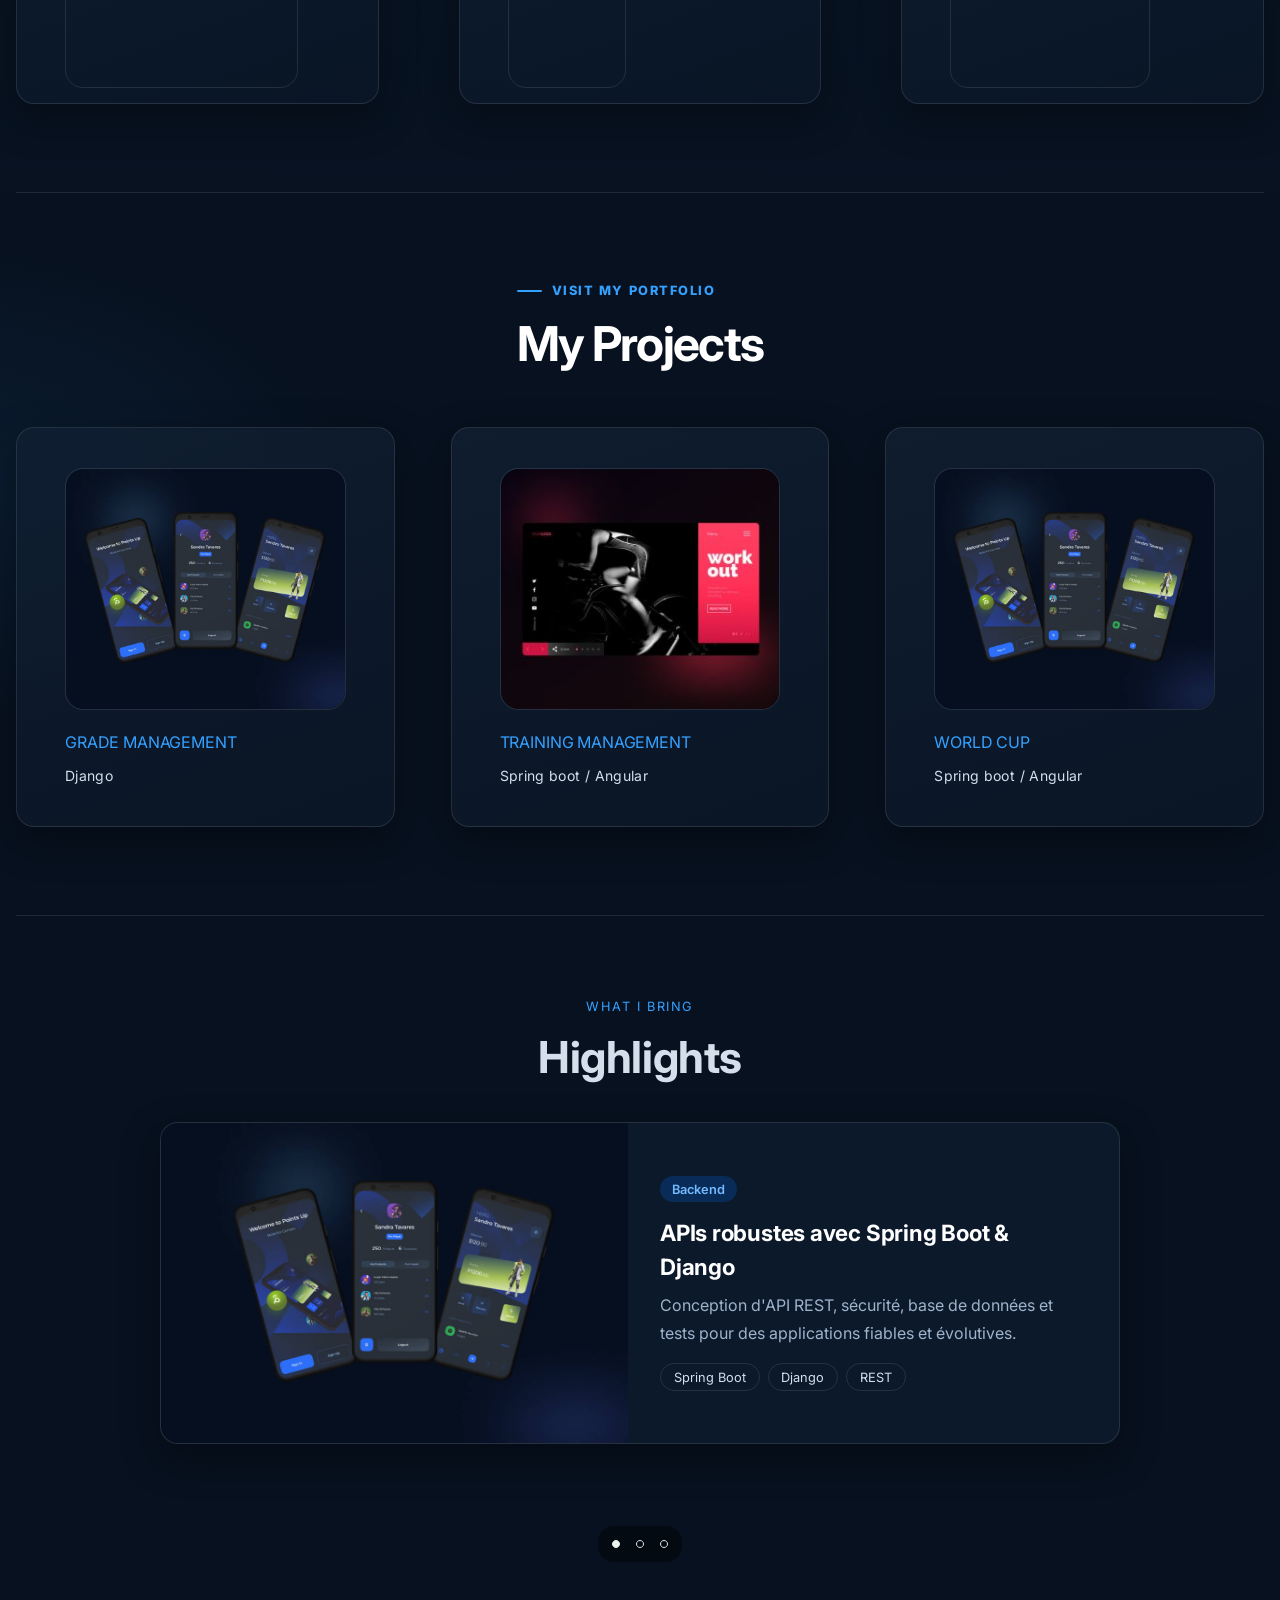
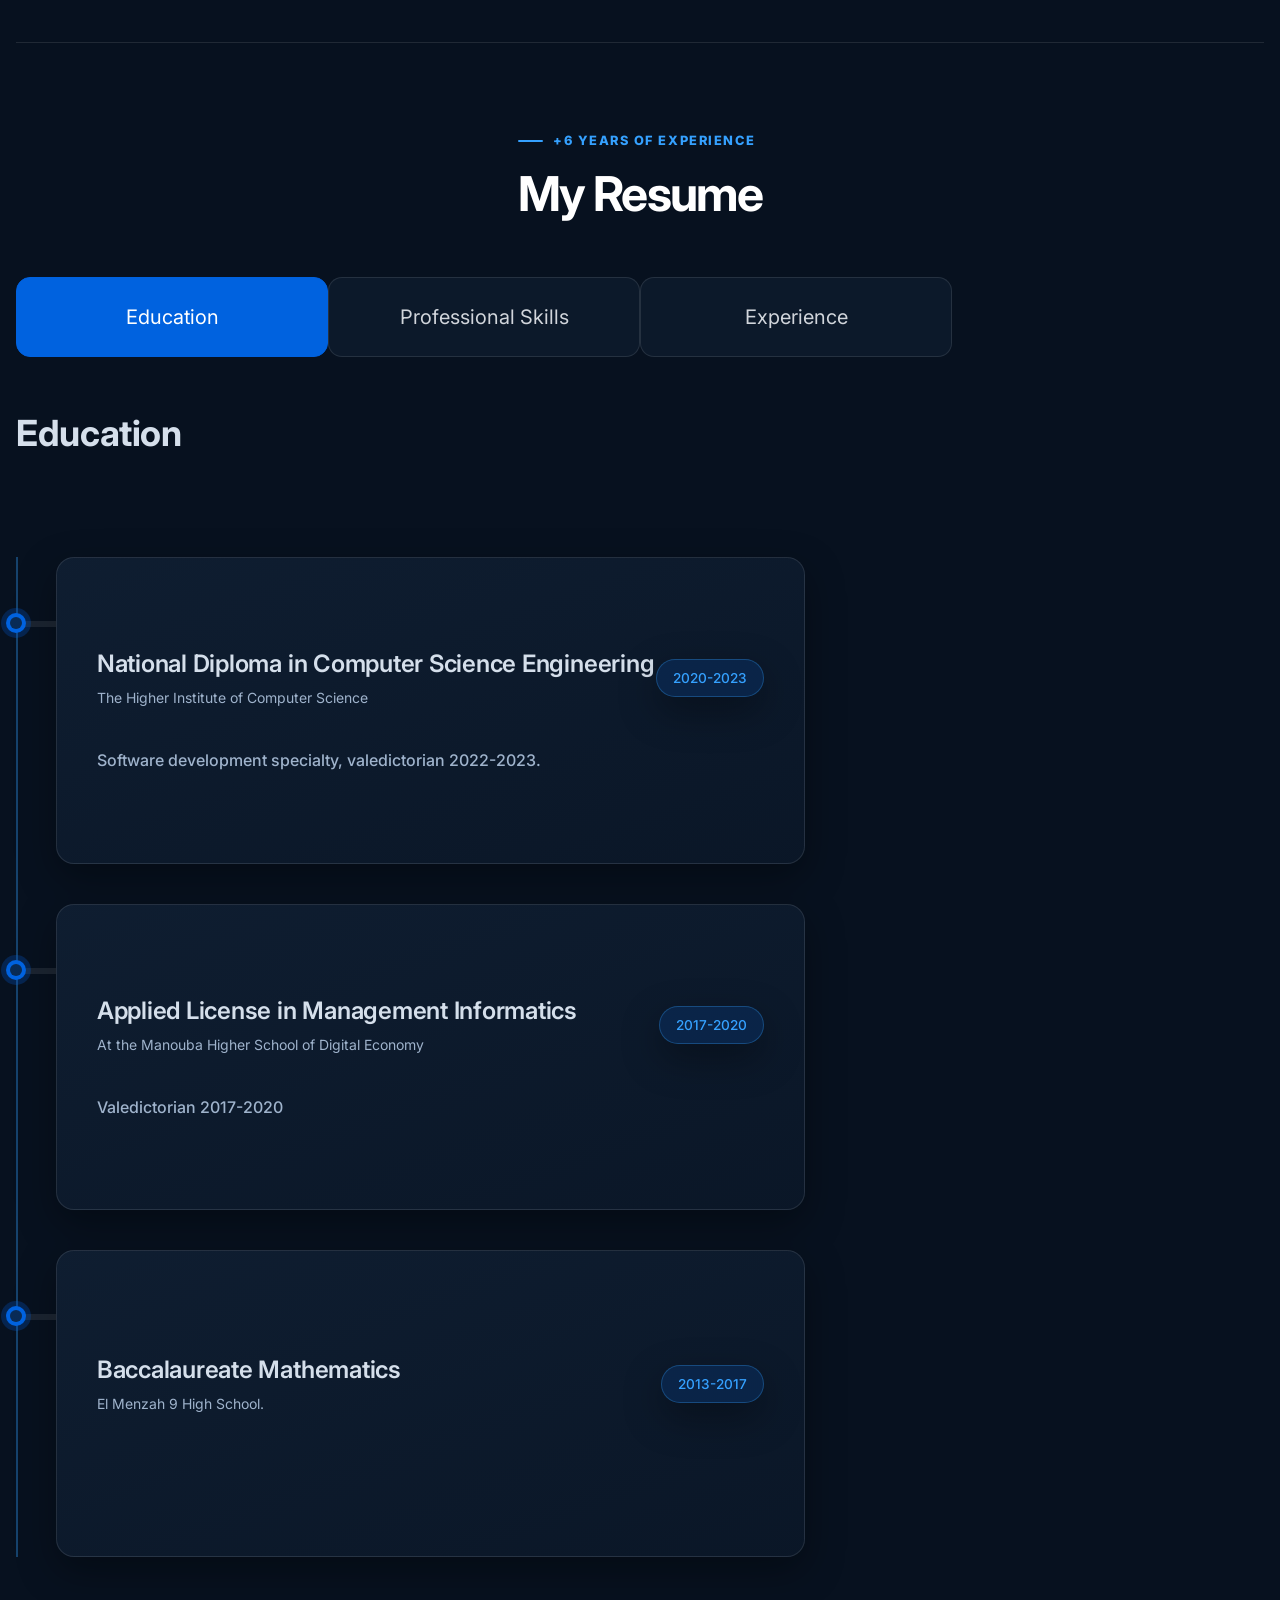
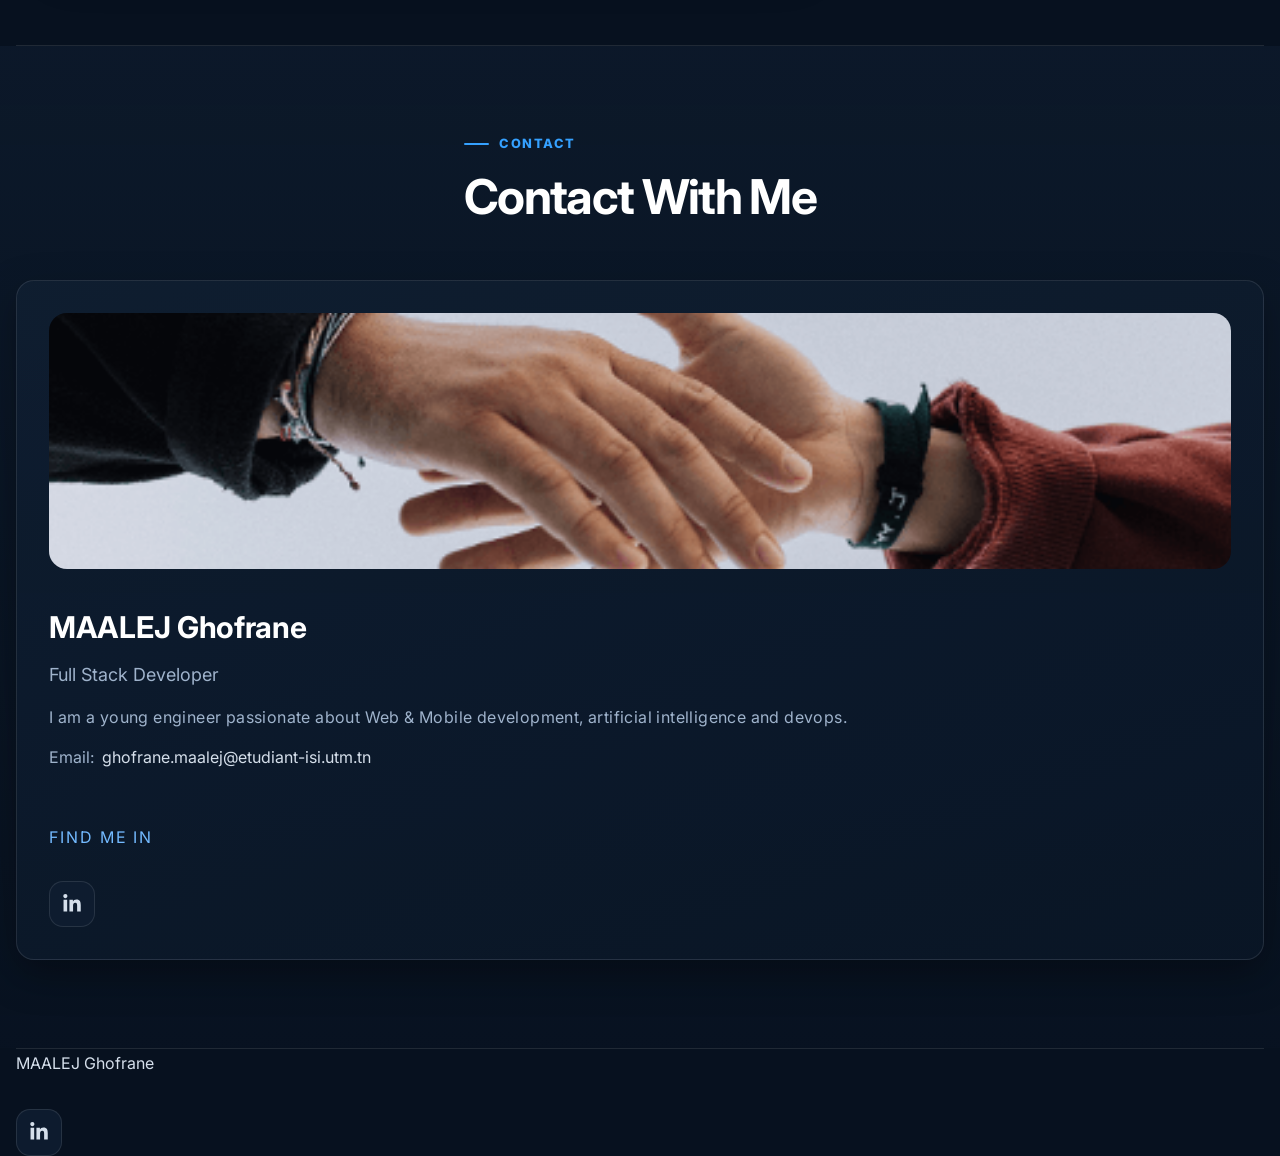
<file: index-react.html>
<!DOCTYPE html>
<html lang="en">
  <head>
    <meta charset="UTF-8" />
    <link rel="icon" type="image/svg+xml" href="./favicon.ico" />
    <meta name="viewport" content="width=device-width, initial-scale=1.0" />
    <title>MAALEJ Ghofrane || Full Stack Developer</title>
    <script type="module" crossorigin src="./assets/index-67cc3b8f.js"></script>
    <link rel="stylesheet" href="./assets/index-5c3eccaa.css">
    <link rel="stylesheet" href="./assets/theme.css">
    <meta name="theme-color" content="#07111f" />
    <script defer src="./assets/highlights.js"></script>
  </head>
  <body>
    <div id="root"></div>
    
  </body>
</html>
</file>
<file: assets/css/tokens.css>
/* ==========================================================================
   Design tokens — palette from soughefagency.netlify.app
   Everything themeable lives here; other files only reference var(--*).
   ========================================================================== */

:root {
  /* Brand */
  --blue: #0062df;
  --blue-dark: #004fb5;
  --sky: #35a1ff;
  --soft: #73baff;

  /* Surfaces (dark theme = default) */
  --bg: #07111f;
  --bg-2: #0b1727;
  --card: rgba(16, 31, 50, 0.55);
  --card-solid: #101f32;
  --line: rgba(255, 255, 255, 0.09);

  /* Text */
  --text: #e8f0fb;
  --muted: #9fb3cc;

  /* Shape & depth */
  --radius: 18px;
  --shadow: 0 20px 50px rgba(0, 0, 0, 0.4);
  --glow-blue: 0 10px 26px rgba(0, 98, 223, 0.4);

  /* Ambient background */
  --aurora-op: 0.55;

  /* Typography */
  --font: Inter, ui-sans-serif, system-ui, -apple-system, "Segoe UI", sans-serif;
  --display: Sora, Inter, ui-sans-serif, system-ui, sans-serif;
  --mono: "JetBrains Mono", ui-monospace, SFMono-Regular, Menlo, monospace;

  color-scheme: dark;
}

[data-theme="light"] {
  --bg: #f3f8ff;
  --bg-2: #ffffff;
  --card: rgba(255, 255, 255, 0.72);
  --card-solid: #ffffff;
  --line: #dbe6f3;
  --text: #101b2c;
  --muted: #56677e;
  --shadow: 0 18px 44px rgba(15, 39, 71, 0.1);
  --aurora-op: 0.35;
  --sky: #0062df;
  --soft: #0062df;
  color-scheme: light;
}

/* Arabic uses a dedicated font stack */
[lang="ar"] {
  --font: Cairo, Inter, ui-sans-serif, system-ui, sans-serif;
  --display: Cairo, Sora, Inter, sans-serif;
}
</file>
<file: assets/css/base.css>
/* ==========================================================================
   Base — reset, typography, accessibility, layout primitives
   ========================================================================== */

*, *::before, *::after { box-sizing: border-box; }

html { scroll-behavior: smooth; scroll-padding-top: 5rem; }

body {
  margin: 0;
  background: var(--bg);
  color: var(--text);
  font-family: var(--font);
  line-height: 1.65;
  overflow-wrap: break-word;
  -webkit-font-smoothing: antialiased;
  text-rendering: optimizeLegibility;
  transition: background 0.4s ease, color 0.4s ease;
}

/* Wraps <main> + <footer> only — NOT the fixed chrome (topbar, dock, progress
   bar, aurora/canvas background). `overflow-x` on body/html breaks
   `position: fixed` on iOS/Android (the fixed element's containing block
   stops being the real viewport), which is what caused the dock/topbar/
   progress bar to drift and the page to look like it "zooms" on scroll. Clipping
   here instead keeps content from overflowing horizontally without touching
   the fixed elements' containing block. */
.page { overflow-x: clip; }

img { max-width: 100%; display: block; }
a { color: inherit; text-decoration: none; }
ul, ol { list-style: none; margin: 0; padding: 0; }
h1, h2, h3, p { margin: 0; }
h1, h2, h3 { font-family: var(--display); letter-spacing: -0.03em; line-height: 1.1; overflow-wrap: break-word; }
button { font: inherit; color: inherit; cursor: pointer; }
::selection { background: var(--blue); color: #fff; }

kbd {
  font-family: var(--mono); font-size: 0.72rem; padding: 2px 6px;
  border: 1px solid var(--line); border-bottom-width: 2px; border-radius: 6px;
  background: var(--card); color: var(--muted);
}

/* Icons: every inline <svg> is a 20px stroke icon unless a component says otherwise */
svg { width: 20px; height: 20px; fill: none; stroke: currentColor; stroke-width: 1.8; stroke-linecap: round; stroke-linejoin: round; }

/* Accessibility */
:focus-visible { outline: 3px solid var(--sky); outline-offset: 3px; border-radius: 8px; }
.skip { position: fixed; left: 1rem; top: -4rem; z-index: 200; background: var(--blue); color: #fff; padding: 0.6rem 1rem; border-radius: 10px; }
.skip:focus { top: 1rem; }

/* Layout primitives */
.wrap { width: min(100% - 2rem, 1180px); margin-inline: auto; }
.wrap.narrow { width: min(100% - 2rem, 860px); }
.section { position: relative; padding: clamp(4.5rem, 10vw, 8rem) 0; }

/* Text helpers */
.muted { color: var(--muted); }
.lead { color: var(--muted); font-size: clamp(1rem, 1.5vw, 1.12rem); max-width: 58ch; }
.grad {
  background: linear-gradient(100deg, var(--sky), var(--soft) 45%, #9be0ff);
  -webkit-background-clip: text; background-clip: text; color: transparent;
}
[data-theme="light"] .grad { background-image: linear-gradient(100deg, #0062df, #35a1ff); }
</file>
<file: assets/css/background.css>
/* ==========================================================================
   Ambient background — aurora, grid, neural-network canvas, cursor glow,
   scroll progress bar. All fixed, behind content, non-interactive.
   ========================================================================== */

.aurora { position: fixed; inset: 0; z-index: -3; overflow: hidden; pointer-events: none; }
.aurora i { position: absolute; width: 55vmax; height: 55vmax; border-radius: 50%; filter: blur(90px); opacity: var(--aurora-op); animation: drift 22s ease-in-out infinite alternate; }
.aurora i:nth-child(1) { background: radial-gradient(circle, #0062df, transparent 65%); top: -20vmax; right: -15vmax; }
.aurora i:nth-child(2) { background: radial-gradient(circle, #35a1ff, transparent 65%); bottom: -25vmax; left: -20vmax; animation-delay: -8s; opacity: calc(var(--aurora-op) * 0.6); }
.aurora i:nth-child(3) { background: radial-gradient(circle, #004fb5, transparent 65%); top: 35vh; left: 30vw; width: 35vmax; height: 35vmax; animation-delay: -14s; opacity: calc(var(--aurora-op) * 0.5); }
@keyframes drift { to { transform: translate3d(6vmax, 5vmax, 0) scale(1.12); } }

#net { position: fixed; inset: 0; width: 100%; height: 100%; z-index: -2; pointer-events: none; }

/* Subtle grid, faded out towards the edges */
body::before {
  content: ""; position: fixed; inset: 0; z-index: -2; pointer-events: none; opacity: 0.5;
  background-image: linear-gradient(var(--line) 1px, transparent 1px), linear-gradient(90deg, var(--line) 1px, transparent 1px);
  background-size: 64px 64px;
  -webkit-mask-image: radial-gradient(ellipse at 50% 20%, #000 10%, transparent 70%);
  mask-image: radial-gradient(ellipse at 50% 20%, #000 10%, transparent 70%);
}

.cursor-glow {
  position: fixed; left: 0; top: 0; width: 420px; height: 420px; margin: -210px 0 0 -210px;
  z-index: -1; pointer-events: none; opacity: 0; transition: opacity 0.4s; will-change: transform;
  background: radial-gradient(circle, rgba(53, 161, 255, 0.16), transparent 65%);
}
.cursor-glow.on { opacity: 1; }
@media (hover: none) { .cursor-glow { display: none; } }

.progress {
  position: fixed; top: 0; left: 0; z-index: 120; width: 100%; height: 3px;
  transform-origin: left; transform: scaleX(0);
  background: linear-gradient(90deg, var(--blue), var(--sky), var(--soft));
}
</file>
<file: assets/css/components.css>
/* ==========================================================================
   Shared components — glass surface, spotlight, buttons, headings, tabs,
   tags, badges. Section-specific styling lives in css/sections/.
   ========================================================================== */

/* ---------- Glass surface + mouse-follow spotlight ---------- */
.glass {
  background: var(--card); border: 1px solid var(--line); border-radius: var(--radius);
  -webkit-backdrop-filter: blur(16px) saturate(150%); backdrop-filter: blur(16px) saturate(150%);
  box-shadow: var(--shadow);
}
.spot { position: relative; overflow: hidden; transition: border-color 0.3s, transform 0.3s ease; }
.spot > * { position: relative; z-index: 1; }
.spot::before, .spot::after { content: ""; position: absolute; inset: 0; border-radius: inherit; pointer-events: none; opacity: 0; transition: opacity 0.35s; }
.spot::before { background: radial-gradient(420px circle at var(--mx, 50%) var(--my, 50%), rgba(53, 161, 255, 0.16), transparent 60%); }
.spot::after {
  padding: 1px;
  background: radial-gradient(320px circle at var(--mx, 50%) var(--my, 50%), var(--sky), transparent 60%);
  -webkit-mask: linear-gradient(#000 0 0) content-box, linear-gradient(#000 0 0);
  -webkit-mask-composite: xor; mask-composite: exclude;
}
.spot:hover::before, .spot:hover::after { opacity: 1; }

/* ---------- Buttons ---------- */
.btn {
  display: inline-flex; align-items: center; justify-content: center; gap: 0.6rem;
  min-height: 50px; padding: 0 1.6rem; border-radius: 12px; border: 1px solid transparent;
  font-weight: 600; font-size: 0.97rem;
  transition: transform 0.2s, box-shadow 0.25s, background 0.25s, border-color 0.25s;
}
.btn.primary { background: var(--blue); color: #fff; box-shadow: var(--glow-blue); }
.btn.primary:hover { background: var(--blue-dark); box-shadow: 0 14px 34px rgba(8, 124, 255, 0.5); }
.btn.ghost { border-color: var(--line); background: var(--card); color: var(--text); }
.btn.ghost:hover { border-color: var(--sky); }
.btn .arr { display: inline-block; transition: transform 0.25s; }
.btn:hover .arr { transform: translateX(4px); }

/* Small bordered control used in the top bar (search, theme, language) */
.chip-btn {
  display: inline-flex; align-items: center; gap: 0.55rem; height: 42px; padding: 0 0.9rem;
  border-radius: 12px; border: 1px solid var(--line); background: var(--card);
  -webkit-backdrop-filter: blur(14px); backdrop-filter: blur(14px);
  color: var(--muted); font-size: 0.88rem;
  transition: border-color 0.2s, color 0.2s, transform 0.2s;
}
.chip-btn:hover { color: var(--text); border-color: var(--sky); transform: translateY(-1px); }
.chip-btn.icon { width: 42px; padding: 0; justify-content: center; }

/* ---------- Section headings ---------- */
.sec-head { margin-bottom: clamp(2rem, 5vw, 3.2rem); }
.sec-head h2, .contact h2 { font-size: clamp(2rem, 5vw, 3.4rem); font-weight: 700; }
.eyebrow {
  display: inline-flex; align-items: center; gap: 10px; margin-bottom: 1rem;
  color: var(--sky); font-size: 0.8rem; font-weight: 700; letter-spacing: 0.14em; text-transform: uppercase;
}
.sec-head .eyebrow::before, .contact .eyebrow::before { content: ""; width: 26px; height: 2px; background: currentColor; border-radius: 2px; }

/* ---------- Tabs (skill categories, timeline filter) ---------- */
.tabs { display: flex; flex-wrap: wrap; gap: 0.5rem; margin-bottom: 1.8rem; }
.tabs button {
  padding: 0.5rem 1.05rem; border-radius: 999px; border: 1px solid var(--line); background: var(--card);
  color: var(--muted); font-size: 0.88rem; font-weight: 500; transition: all 0.25s;
}
.tabs button:hover { color: var(--text); border-color: var(--sky); }
.tabs button[aria-selected="true"] { background: var(--blue); border-color: var(--blue); color: #fff; box-shadow: 0 8px 20px rgba(0, 98, 223, 0.4); }

/* ---------- Tags & badges ---------- */
.tags { display: flex; flex-wrap: wrap; gap: 0.4rem; margin-top: 0.4rem; }
.tags li { padding: 0.22rem 0.7rem; border-radius: 999px; font-size: 0.78rem; font-weight: 500; color: var(--sky); background: rgba(0, 98, 223, 0.14); border: 1px solid rgba(53, 161, 255, 0.25); }
.badge { align-self: flex-start; padding: 0.2rem 0.7rem; border-radius: 999px; font-size: 0.74rem; font-weight: 600; color: #fff; background: linear-gradient(135deg, var(--blue), var(--sky)); }
.badge.edu { background: transparent; color: var(--sky); border: 1px solid var(--sky); }

/* ---------- Shared keyframes ---------- */
@keyframes pop { from { opacity: 0; transform: translateY(14px) scale(0.97); } }
@keyframes rise { from { opacity: 0; transform: translateY(12px) scale(0.98); } }
@keyframes fade { from { opacity: 0; } }
@keyframes spin { to { transform: rotate(360deg); } }
</file>
<file: assets/css/navigation.css>
/* ==========================================================================
   Navigation — top bar (brand, search, language, theme) and bottom dock
   ========================================================================== */

/* ---------- Top bar ---------- */
.topbar {
  position: fixed; inset: 0 0 auto 0; z-index: 100;
  display: flex; align-items: center; justify-content: space-between;
  padding: 0.9rem clamp(1rem, 3vw, 2rem); pointer-events: none;
}
.topbar > * { pointer-events: auto; }
.top-actions { display: flex; gap: 0.5rem; }

.brand { display: inline-flex; align-items: center; gap: 0.6rem; font-family: var(--display); font-weight: 700; }
.brand-mark { display: grid; place-items: center; width: 40px; height: 40px; border-radius: 12px; background: linear-gradient(135deg, var(--blue), var(--sky)); color: #fff; font-size: 0.85rem; box-shadow: 0 8px 22px rgba(0, 98, 223, 0.45); }
.brand-name b { color: var(--sky); }

/* Theme toggle shows the icon of the theme you would switch to */
.i-sun { display: none; }
[data-theme="light"] .i-sun { display: block; }
[data-theme="light"] .i-moon { display: none; }

/* ---------- Language menu ---------- */
.lang { position: relative; }
.lang-btn {
  display: inline-flex; align-items: center; gap: 0.55rem; height: 42px; padding: 0 0.7rem;
  border-radius: 12px; border: 1px solid var(--line); background: var(--card);
  -webkit-backdrop-filter: blur(14px); backdrop-filter: blur(14px);
  color: var(--muted); font-size: 0.88rem; transition: border-color 0.2s, color 0.2s;
}
.lang-btn:hover, .lang-btn[aria-expanded="true"] { color: var(--text); border-color: var(--sky); }
.lang-btn .chev { width: 14px; height: 14px; transition: transform 0.2s; }
.lang-btn[aria-expanded="true"] .chev { transform: rotate(180deg); }

.lang-menu {
  position: absolute; top: calc(100% + 8px); inset-inline-end: 0; z-index: 130; min-width: 11rem; padding: 0.35rem;
  border-radius: 14px; border: 1px solid var(--line); background: var(--card-solid); box-shadow: var(--shadow);
  animation: rise 0.18s ease;
}
.lang-menu[hidden] { display: none; }
.lang-menu button { display: flex; align-items: center; gap: 0.7rem; width: 100%; padding: 0.6rem 0.75rem; border: 0; border-radius: 9px; background: transparent; color: var(--muted); font-size: 0.92rem; text-align: start; }
.lang-menu button:hover, .lang-menu button:focus-visible { background: rgba(53, 161, 255, 0.14); color: var(--text); outline: none; }
.lang-menu button[aria-selected="true"] { color: #fff; background: var(--blue); }

/* Flags are drawn with the <symbol>s declared at the top of index.html */
.flag {
  width: 24px; height: 16px; flex: none; fill: none; stroke: none; border-radius: 3px;
  shape-rendering: geometricPrecision;
  box-shadow: 0 0 0 1px rgba(128, 144, 166, 0.45), 0 1px 3px rgba(0, 0, 0, 0.3);
}

/* ---------- Dock ---------- */
.dock {
  position: fixed; left: 50%; bottom: 1.1rem; z-index: 100; transform: translateX(-50%);
  display: flex; gap: 0.2rem; max-width: calc(100vw - 1.5rem); padding: 0.4rem;
  border-radius: 20px; border: 1px solid var(--line); background: var(--card);
  -webkit-backdrop-filter: blur(18px) saturate(160%); backdrop-filter: blur(18px) saturate(160%);
  box-shadow: var(--shadow);
}
.dock a {
  position: relative; display: flex; align-items: center; gap: 0.5rem; height: 46px; padding: 0 0.85rem;
  border-radius: 14px; color: var(--muted); font-size: 0.88rem; font-weight: 500;
  transition: color 0.25s, background 0.25s, transform 0.25s;
}
.dock a:hover { color: var(--text); transform: translateY(-3px); }
.dock a.active { color: #fff; background: linear-gradient(135deg, var(--blue), var(--sky)); box-shadow: 0 8px 22px rgba(0, 98, 223, 0.45); }

/* ---------- Small screens: icons only ---------- */
@media (max-width: 720px) {
  .chip-btn span, .chip-btn kbd, .brand-name, .lang-name, .dock a span { display: none; }
  .chip-btn:not(.icon) { width: 42px; padding: 0; justify-content: center; }
  .lang-btn { padding: 0 0.6rem; gap: 0.4rem; }
  .dock a { padding: 0 0.8rem; }
}
</file>
<file: assets/css/palette.css>
/* ==========================================================================
   Command palette (Ctrl/⌘ + K)
   ========================================================================== */

.palette {
  position: fixed; inset: 0; z-index: 300; display: grid; justify-items: center; align-items: start;
  padding: 14vh 1rem 1rem; background: rgba(3, 8, 16, 0.6);
  -webkit-backdrop-filter: blur(6px); backdrop-filter: blur(6px);
  animation: fade 0.2s ease;
}
.palette[hidden] { display: none; }

.palette-box { width: min(100%, 600px); padding: 0.6rem; background: var(--card-solid); animation: rise 0.25s ease; }

#paletteInput { width: 100%; padding: 1rem; border: 0; border-bottom: 1px solid var(--line); background: transparent; color: var(--text); font: inherit; font-size: 1.05rem; outline: none; }
#paletteList { max-height: 50vh; overflow: auto; padding: 0.5rem 0; }
#paletteList li { display: flex; align-items: center; justify-content: space-between; gap: 1rem; padding: 0.7rem 0.9rem; border-radius: 10px; cursor: pointer; color: var(--muted); }
#paletteList li small { font-family: var(--mono); font-size: 0.72rem; opacity: 0.7; }
#paletteList li[aria-selected="true"] { background: var(--blue); color: #fff; }

.palette-foot { display: flex; align-items: center; gap: 0.4rem; padding: 0.6rem 0.9rem 0.3rem; font-size: 0.76rem; color: var(--muted); }
</file>
<file: assets/css/sections/hero.css>
/* ==========================================================================
   Hero
   ========================================================================== */

.hero { position: relative; display: flex; align-items: center; min-height: 100svh; padding: 7rem 0; }
.hero-grid { display: grid; gap: 3rem; align-items: center; }
.hero-grid > * { min-width: 0; }

/* ---------- Copy ---------- */
.pulse { width: 9px; height: 9px; border-radius: 50%; background: #35e08f; box-shadow: 0 0 0 0 rgba(53, 224, 143, 0.6); animation: ping 2s infinite; }
@keyframes ping { 70% { box-shadow: 0 0 0 10px rgba(53, 224, 143, 0); } 100% { box-shadow: 0 0 0 0 rgba(53, 224, 143, 0); } }

.hello { display: block; margin-bottom: 0.6rem; color: var(--muted); font-size: clamp(1.1rem, 2.5vw, 1.5rem); font-weight: 500; letter-spacing: 0; }
.name { display: block; font-size: clamp(2.4rem, 11vw, 5.6rem); font-weight: 800; letter-spacing: -0.045em; line-height: 1; }
.name em {
  display: block; font-style: normal;
  background: linear-gradient(100deg, var(--sky), #9be0ff 60%, var(--soft));
  -webkit-background-clip: text; background-clip: text; color: transparent;
}
[data-theme="light"] .name em { background-image: linear-gradient(100deg, #0062df, #35a1ff); }

.role { min-height: 1.3em; margin: 1.4rem 0 1rem; font-family: var(--display); font-size: clamp(1.25rem, 3vw, 1.9rem); font-weight: 600; overflow-wrap: break-word; word-break: break-word; }
#typed { color: var(--sky); }
.caret { display: inline-block; width: 3px; height: 1.1em; margin-left: 4px; vertical-align: -0.15em; background: var(--sky); animation: blink 1s steps(1) infinite; }
@keyframes blink { 50% { opacity: 0; } }

.cta { display: flex; flex-wrap: wrap; gap: 0.8rem; margin: 2rem 0 1.8rem; }
.socials { display: flex; gap: 0.6rem; }
.socials a { display: grid; place-items: center; width: 46px; height: 46px; border-radius: 13px; border: 1px solid var(--line); background: var(--card); color: var(--muted); transition: all 0.25s; }
.socials a:hover { background: var(--blue); color: #fff; border-color: var(--sky); transform: translateY(-3px); box-shadow: 0 10px 24px rgba(0, 98, 223, 0.45); }

/* ---------- Visual: portrait + code card ---------- */
.hero-visual { position: relative; display: grid; place-items: center; padding: 1rem 0 3rem; }
.portrait {
  position: relative; width: min(78vw, 420px); aspect-ratio: 1; border-radius: 32px;
  background: linear-gradient(160deg, #ffffff, #dcecff 70%, #bcdcff);
  box-shadow: 0 30px 70px rgba(0, 98, 223, 0.35), 0 0 0 1px rgba(255, 255, 255, 0.5) inset;
  transform-style: preserve-3d; transition: transform 0.2s ease-out;
}
.portrait img { width: 100%; height: 100%; object-fit: cover; border-radius: inherit; mix-blend-mode: multiply; }
.portrait-ring { position: absolute; inset: -14px; border-radius: 42px; border: 1px dashed rgba(53, 161, 255, 0.5); animation: spin 40s linear infinite; pointer-events: none; }

.code-card { position: absolute; left: 0; bottom: -0.5rem; display: none; padding: 0.9rem 1.1rem 1rem; border-radius: 16px; font-family: var(--mono); font-size: 0.74rem; line-height: 1.55; }
.code-card pre { margin: 0; white-space: pre; }
.code-dots { display: flex; gap: 5px; margin-bottom: 0.5rem; }
.code-dots i { width: 8px; height: 8px; border-radius: 50%; background: #ff5f57; }
.code-dots i:nth-child(2) { background: #febc2e; }
.code-dots i:nth-child(3) { background: #28c840; }
.k { color: #c792ea; } .v { color: var(--soft); } .p { color: #82aaff; } .s { color: #c3e88d; }
[data-theme="light"] .k { color: #7b3fb5; } [data-theme="light"] .p { color: #0062df; } [data-theme="light"] .s { color: #1f8a3b; } [data-theme="light"] .v { color: #004fb5; }

/* ---------- Scroll hint (desktop only) ---------- */
.scroll-hint { position: absolute; left: 50%; bottom: 6.2rem; display: none; width: 26px; height: 42px; border: 2px solid var(--muted); border-radius: 14px; transform: translateX(-50%); opacity: 0.6; }
.scroll-hint span { position: absolute; left: 50%; top: 8px; width: 4px; height: 8px; margin-left: -2px; border-radius: 2px; background: var(--sky); animation: wheel 1.8s infinite; }
@keyframes wheel { 0% { opacity: 1; transform: translateY(0); } 100% { opacity: 0; transform: translateY(14px); } }

@media (min-width: 721px) {
  .scroll-hint { display: block; }
}
@media (min-width: 980px) {
  .hero-grid { grid-template-columns: 1.15fr 0.85fr; gap: 4rem; }
  .code-card { display: block; }
}
</file>
<file: assets/css/sections/about.css>
/* ==========================================================================
   About — bento grid
   ========================================================================== */

.bento { display: grid; grid-template-columns: repeat(2, 1fr); gap: 1rem; }
.bento > * { min-width: 0; }
.bento > article { padding: 1.5rem; }
.bento h3 { margin-bottom: 0.8rem; font-size: 1.15rem; }
.bento p { color: var(--muted); }

/* Tiles: full width on mobile, placed on a 6-column grid from tablet up */
.b-bio, .b-do, .b-ai { grid-column: 1 / -1; }
.b-stat:nth-of-type(4) { grid-column: 1 / -1; }

.b-stat { display: flex; flex-direction: column; justify-content: center; gap: 0.2rem; }
.b-stat strong {
  font-family: var(--display); font-size: clamp(2.4rem, 6vw, 3.6rem); font-weight: 800; letter-spacing: -0.04em;
  background: linear-gradient(120deg, var(--text), var(--sky)); -webkit-background-clip: text; background-clip: text; color: transparent;
}
.b-stat span { color: var(--muted); font-size: 0.92rem; }

.do-list { display: grid; grid-template-columns: repeat(2, 1fr); gap: 0.6rem; }
.do-list li { display: flex; align-items: center; gap: 0.7rem; padding: 0.7rem 0.9rem; border: 1px solid var(--line); border-radius: 12px; background: rgba(255, 255, 255, 0.02); font-weight: 500; font-size: 0.95rem; transition: border-color 0.2s, transform 0.2s; }
.do-list li:hover { border-color: var(--sky); transform: translateX(4px); }
.do-list b { font-family: var(--mono); font-size: 0.75rem; font-weight: 500; color: var(--sky); }

.b-ai { min-height: 190px; }
.b-ai p { max-width: 22ch; }

/* Orbit animation */
.orbit { position: absolute; right: 1.5rem; bottom: 1rem; width: 130px; height: 130px; }
.orbit b { position: absolute; inset: 50% auto auto 50%; width: 22px; height: 22px; margin: -11px; border-radius: 50%; background: linear-gradient(135deg, var(--blue), var(--sky)); box-shadow: 0 0 24px var(--sky); }
.orbit i { position: absolute; inset: 0; border: 1px solid var(--line); border-radius: 50%; animation: spin 14s linear infinite; }
.orbit i::after { content: ""; position: absolute; top: -4px; left: 50%; width: 8px; height: 8px; margin-left: -4px; border-radius: 50%; background: var(--sky); }
.orbit i:nth-child(2) { inset: 20px; animation-duration: 9s; animation-direction: reverse; }
.orbit i:nth-child(3) { inset: 38px; animation-duration: 6s; }

@media (min-width: 721px) {
  .bento { grid-template-columns: repeat(6, 1fr); }
  .b-bio { grid-column: span 6; }
  .b-stat, .b-stat:nth-of-type(4) { grid-column: span 2; }
  .b-do { grid-column: span 4; }
  .b-ai { grid-column: span 2; }
  .do-list { grid-template-columns: repeat(3, 1fr); }
}
</file>
<file: assets/css/sections/stack.css>
/* ==========================================================================
   Stack — technology cards (rendered by js/modules/stack.js)
   ========================================================================== */

.stack-grid { display: grid; grid-template-columns: repeat(2, 1fr); gap: 0.8rem; }

.skill { position: relative; display: flex; flex-direction: column; gap: 0.6rem; padding: 1.1rem; border-radius: 16px; animation: pop 0.45s ease both; }
.skill:hover { transform: translateY(-4px); }
.skill h3 { font-family: var(--font); font-size: 1rem; font-weight: 600; letter-spacing: 0; }
.skill small { color: var(--muted); font-size: 0.78rem; letter-spacing: 0.08em; text-transform: uppercase; }

/* Logo tile: always white so every brand colour stays readable in both themes */
.skill .ico {
  display: grid; place-items: center; width: 52px; height: 52px; border-radius: 14px; background: #fff;
  box-shadow: 0 6px 16px rgba(0, 0, 0, 0.25), 0 0 0 1px rgba(255, 255, 255, 0.5) inset;
  transition: transform 0.3s ease, box-shadow 0.3s ease;
}
.skill .ico img { width: 32px; height: 32px; object-fit: contain; border-radius: 0; }
.skill:hover .ico { transform: translateY(-2px) rotate(-4deg) scale(1.06); box-shadow: 0 12px 26px rgba(0, 98, 223, 0.35); }
[data-theme="light"] .skill .ico { border: 1px solid var(--line); box-shadow: 0 4px 12px rgba(15, 39, 71, 0.12); }

/* Paged grid keeps the height of a full page (4 / 3 / 2 rows of ~9.4rem cards)
   so the pager does not jump when the last page has fewer cards. */
.stack-grid.is-paged { align-content: start; min-height: 40rem; }

/* ---------- Pager ---------- */
.pager { display: flex; align-items: center; justify-content: center; gap: 0.6rem; margin-top: 1.6rem; }
.pager[hidden] { display: none; }
.pg-list { display: flex; gap: 0.4rem; }
.pg-btn, .pg-num {
  display: grid; place-items: center; width: 42px; height: 42px; border-radius: 12px;
  border: 1px solid var(--line); background: var(--card); color: var(--muted);
  font-weight: 600; font-size: 0.92rem; transition: all 0.25s;
}
.pg-btn:hover:not(:disabled), .pg-num:hover { color: var(--text); border-color: var(--sky); transform: translateY(-2px); }
.pg-num[aria-current="page"] { background: var(--blue); border-color: var(--blue); color: #fff; box-shadow: 0 8px 20px rgba(0, 98, 223, 0.4); }
.pg-btn:disabled { opacity: 0.35; cursor: not-allowed; }

@media (min-width: 721px) {
  .stack-grid { grid-template-columns: repeat(3, 1fr); }
  .stack-grid.is-paged { min-height: 29.8rem; }
}
@media (min-width: 980px) {
  .stack-grid { grid-template-columns: repeat(4, 1fr); }
  .stack-grid.is-paged { min-height: 19.6rem; }
}
</file>
<file: assets/css/sections/projects.css>
/* ==========================================================================
   Projects
   ========================================================================== */

.projects { display: grid; gap: 1.2rem; }

.project { display: flex; flex-direction: column; transform-style: preserve-3d; transition: transform 0.2s ease-out, border-color 0.3s; }
.p-img { aspect-ratio: 16 / 10; overflow: hidden; background: linear-gradient(135deg, var(--blue), var(--bg-2)); }
.p-img img { width: 100%; height: 100%; object-fit: cover; transition: transform 0.7s ease; }
.project:hover .p-img img { transform: scale(1.08); }

.p-body { position: relative; display: flex; flex-direction: column; gap: 0.6rem; padding: 1.4rem 1.5rem 1.6rem; }
.p-body h3 { font-size: 1.35rem; }
.p-body p { color: var(--muted); font-size: 0.95rem; }
.p-num { position: absolute; top: 1rem; right: 1.3rem; font-family: var(--display); font-size: 2.6rem; font-weight: 800; line-height: 1; color: transparent; -webkit-text-stroke: 1px var(--line); }

@media (min-width: 721px) { .projects { grid-template-columns: repeat(2, 1fr); } }
@media (min-width: 980px) { .projects { grid-template-columns: repeat(3, 1fr); } }
</file>
<file: assets/css/sections/journey.css>
/* ==========================================================================
   Journey — timeline. --p (0..1) is set from js/modules/timeline.js and
   drives how much of the line is filled.
   ========================================================================== */

.timeline { --p: 0; position: relative; display: flex; flex-direction: column; gap: 1.2rem; padding-left: 1.8rem; }

/* Track (::before) and filled progress (::after) */
.timeline::before, .timeline::after { content: ""; position: absolute; left: 7px; top: 0.4rem; width: 2px; border-radius: 2px; }
.timeline::before { bottom: 0.4rem; background: var(--line); }
.timeline::after { height: calc((100% - 0.8rem) * var(--p)); background: linear-gradient(var(--blue), var(--sky)); box-shadow: 0 0 14px var(--sky); }

.t-item { position: relative; animation: pop 0.45s ease both; }
.t-item[hidden] { display: none; }
.t-item::before { content: ""; position: absolute; left: -1.8rem; top: 0.35rem; z-index: 2; width: 16px; height: 16px; border-radius: 50%; background: var(--bg); border: 3px solid var(--sky); box-shadow: 0 0 0 5px rgba(53, 161, 255, 0.15); }
/* Ongoing position: green pulsing dot (reuses the `ping` keyframes of the hero) */
.t-item.is-current::before { border-color: #35e08f; box-shadow: 0 0 0 0 rgba(53, 224, 143, 0.6); animation: ping 2s infinite; }
.t-item time { display: block; margin-bottom: 0.5rem; font-family: var(--mono); font-size: 0.8rem; color: var(--sky); }

.t-card { display: flex; flex-direction: column; gap: 0.5rem; padding: 1.3rem 1.4rem; }
/* Header row: organisation logo + badge/title. Dark theme: every logo sits on a white
   96x52 tile (dark text / transparent PNGs stay readable). Light theme: no tile. */
.t-head { display: flex; align-items: center; gap: 0.9rem; }
.t-titles { display: flex; flex-direction: column; align-items: flex-start; gap: 0.45rem; min-width: 0; }
.org-logo {
  flex: none; display: grid; grid-template: 100% / 100%; place-items: center; width: 96px; height: 52px; padding: 8px 10px;
  border-radius: 12px; background: #fff;
  box-shadow: 0 4px 12px rgba(0, 0, 0, 0.25), 0 0 0 1px rgba(255, 255, 255, 0.5) inset;
  transition: transform 0.3s ease;
}
.org-logo img { max-width: 100%; max-height: 100%; object-fit: contain; border-radius: 0; }

/* Theme-specific logo files (class has-variants): the dark theme shows .logo-dark
   (files with their own white background, filling the whole tile); the light theme
   shows .logo-light (transparent PNGs). Switching is pure CSS, no JavaScript. */
.org-logo .logo-light { display: none; }
.org-logo.has-variants { padding: 0; overflow: hidden; }
.org-logo .logo-dark { width: 100%; height: 100%; max-width: none; max-height: none; }
.org-logo .logo-dark.fit-cover { object-fit: cover; }
.org-logo .logo-dark.fit-contain { object-fit: contain; }
[data-theme="light"] .org-logo .logo-dark { display: none; }
[data-theme="light"] .org-logo .logo-light { display: block; }
[data-theme="light"] .org-logo.has-variants { overflow: visible; }
.t-card:hover .org-logo { transform: translateY(-2px) scale(1.04); }
/* Light theme: the card is already light, so logos sit directly on it, aligned
   with the text edge (no white tile). */
[data-theme="light"] .org-logo { place-items: center start; padding-inline: 0; background: transparent; box-shadow: none; }
.t-card h3 { font-size: 1.1rem; line-height: 1.25; }
.t-card p { color: var(--muted); font-size: 0.94rem; }

/* Education meta row: honor distinction + specialty, pulled out of the body
   text as badges so both read at a glance instead of hiding in a sentence. */
.edu-meta { display: flex; flex-wrap: wrap; align-items: center; gap: 0.5rem; margin-top: 0.25rem; }

.honor {
  display: inline-flex; align-items: center; gap: 0.4rem; padding: 0.3rem 0.75rem 0.3rem 0.6rem;
  border-radius: 999px; font-size: 0.8rem; font-weight: 600; color: #7a5200;
  background: linear-gradient(135deg, #ffd978, #ffb92e); box-shadow: 0 3px 10px rgba(255, 185, 46, 0.35);
}
.honor svg { width: 15px; height: 15px; flex: none; fill: none; stroke: #7a5200; stroke-width: 2; stroke-linecap: round; stroke-linejoin: round; }

.specialty {
  display: inline-flex; align-items: center; gap: 0.4rem; padding: 0.3rem 0.75rem 0.3rem 0.6rem;
  border-radius: 999px; font-size: 0.8rem; font-weight: 600; color: var(--sky);
  background: rgba(53, 161, 255, 0.12); border: 1px solid rgba(53, 161, 255, 0.3);
}
.specialty svg { width: 15px; height: 15px; flex: none; fill: none; stroke: var(--sky); stroke-width: 2; stroke-linecap: round; stroke-linejoin: round; }

/* Client engagements: a visually separated sub-section of the current-role
   card, set off by a top divider so it reads as "details inside the card"
   rather than a continuation of the same paragraph flow. */
.t-engagements { margin-top: 1rem; padding-top: 1.1rem; border-top: 1px solid var(--line); }
.t-clients-label { display: block; margin-bottom: 0.9rem; font-size: 0.78rem; font-weight: 700; text-transform: uppercase; letter-spacing: 0.06em; color: var(--sky); }

/* Mini timeline of clients: logo + name, strung along a vertical line. Each
   entry is its own soft card so the eye can parse one client at a time. */
.sub-timeline { position: relative; display: flex; flex-direction: column; gap: 1.1rem; padding-left: 2rem; }
.sub-timeline::before { content: ""; position: absolute; left: 6px; top: 24px; bottom: 24px; width: 2px; border-radius: 2px; background: var(--line); }
.sub-timeline > li {
  position: relative; padding: 0.8rem 1.1rem;
  border-radius: 14px; border: 1px solid var(--line); background: rgba(128, 144, 166, 0.06);
}
.sub-timeline > li::before { content: ""; position: absolute; left: -2rem; top: 24px; transform: translateY(-50%); width: 12px; height: 12px; border-radius: 50%; background: var(--bg); border: 3px solid var(--sky); box-shadow: 0 0 0 4px rgba(53, 161, 255, 0.15); }

.sub-head { display: flex; align-items: center; gap: 1rem; }
.sub-logo { flex: none; display: grid; place-items: center; width: 84px; height: 48px; padding: 7px 9px; border-radius: 10px; background: #fff; box-shadow: 0 4px 12px rgba(0, 0, 0, 0.2); transition: transform 0.25s ease; }
.sub-logo img { max-width: 100%; max-height: 100%; object-fit: contain; }
.sub-timeline > li:hover .sub-logo { transform: translateY(-2px) scale(1.04); }
/* Light theme: card is already light, so logos don't need a white tile behind them. */
[data-theme="light"] .sub-logo { background: transparent; box-shadow: none; padding: 0; }
.sub-org { font-size: 1rem; font-weight: 700; color: var(--text); }

@media (max-width: 720px) {
  .sub-timeline { padding-left: 1.6rem; }
  .sub-timeline > li::before { left: -1.6rem; }
}

@media (max-width: 720px) {
  .sub-timeline { padding-left: 1.6rem; }
  .sub-timeline > li::before { left: -1.6rem; }
  .sub-head { flex-wrap: wrap; }
}

/* Desktop: date column on the left, line at 150px */
@media (max-width: 720px) {
  .org-logo { width: 80px; height: 46px; padding: 6px 8px; }
}

@media (min-width: 721px) {
  .timeline { display: grid; gap: 1.6rem; padding-left: 0; }
  .timeline::before, .timeline::after { left: 150px; }
  .t-item { display: grid; grid-template-columns: 130px 1fr; column-gap: 2.6rem; }
  .t-item::before { left: 143px; top: 0.4rem; }
  .t-item time { margin: 0.25rem 0 0; text-align: right; }
}
</file>
<file: assets/css/sections/contact.css>
/* ==========================================================================
   Contact + footer
   ========================================================================== */

.contact { display: grid; gap: 2rem; padding: clamp(1.4rem, 4vw, 3rem); background: linear-gradient(150deg, rgba(0, 98, 223, 0.22), var(--card) 55%); }
.contact > * { min-width: 0; }
.contact .lead { margin: 1rem 0 1.4rem; }

.contact-links { display: grid; gap: 0.5rem; }
.contact-links a { display: inline-block; padding: 0.55rem 0.9rem; border: 1px solid var(--line); border-radius: 12px; background: rgba(255, 255, 255, 0.03); font-size: 0.92rem; word-break: break-all; transition: all 0.2s; }
.contact-links a:hover { border-color: var(--sky); color: var(--sky); transform: translateX(4px); }

/* ---------- Form ---------- */
.form { display: grid; align-content: start; gap: 1rem; }
.form label { display: grid; gap: 0.4rem; }
.form label span { font-size: 0.82rem; font-weight: 600; color: var(--muted); }
.form input, .form textarea {
  width: 100%; padding: 0.85rem 1rem; border-radius: 12px; border: 1px solid var(--line);
  background: var(--card-solid); color: var(--text); font: inherit; resize: vertical;
  transition: border-color 0.2s, box-shadow 0.2s;
}
.form input::placeholder, .form textarea::placeholder { color: var(--muted); opacity: 0.6; }
.form input:hover, .form textarea:hover { border-color: rgba(53, 161, 255, 0.5); }
.form input:focus-visible, .form textarea:focus-visible { outline: none; border-color: var(--sky); box-shadow: 0 0 0 4px rgba(53, 161, 255, 0.22); }
.form .invalid { border-color: #ff6b6b; }
.form-note { min-height: 1.4em; font-size: 0.88rem; color: var(--muted); }

/* ---------- Footer ---------- */
.footer { padding: 2rem 0 7rem; border-top: 1px solid var(--line); color: var(--muted); font-size: 0.9rem; }
.footer .wrap { display: flex; flex-wrap: wrap; justify-content: space-between; gap: 0.6rem; }

@media (min-width: 721px) { .contact { grid-template-columns: 1fr 1fr; align-items: start; } }
</file>
<file: assets/css/rtl.css>
/* ==========================================================================
   Right-to-left (Arabic). Only what logical properties cannot express.
   ========================================================================== */

/* Letter-spacing and uppercase break Arabic letter joining */
[dir="rtl"] h1, [dir="rtl"] h2, [dir="rtl"] h3, [dir="rtl"] .name, [dir="rtl"] .eyebrow, [dir="rtl"] .brand { letter-spacing: 0; }
[dir="rtl"] .eyebrow { text-transform: none; }

/* Latin-only content stays left-to-right */
[dir="rtl"] .code-card pre, [dir="rtl"] .contact-links a, [dir="rtl"] .brand, [dir="rtl"] .p-num, [dir="rtl"] kbd { direction: ltr; unicode-bidi: isolate; }
[dir="rtl"] .contact-links a { text-align: left; }
[dir="rtl"] .badge { direction: rtl; }

/* Mirror directional cues */
[dir="rtl"] .arr { transform: scaleX(-1); }
[dir="rtl"] .btn:hover .arr { transform: scaleX(-1) translateX(4px); }
[dir="rtl"] .do-list li:hover, [dir="rtl"] .contact-links a:hover { transform: translateX(-4px); }
[dir="rtl"] .p-num { right: auto; left: 1.3rem; }
[dir="rtl"] .orbit { right: auto; left: 1.5rem; }
[dir="rtl"] .pg-btn svg { transform: scaleX(-1); }
[dir="rtl"] .scroll-hint { left: auto; right: 50%; transform: translateX(50%); }

/* Timeline: line and dots move to the right edge */
[dir="rtl"] .timeline { padding-left: 0; padding-right: 1.8rem; }
[dir="rtl"] .timeline::before, [dir="rtl"] .timeline::after { left: auto; right: 7px; }
[dir="rtl"] .t-item::before { left: auto; right: -1.8rem; }

@media (min-width: 721px) {
  [dir="rtl"] .timeline { padding-right: 0; }
  [dir="rtl"] .timeline::before, [dir="rtl"] .timeline::after { left: auto; right: 150px; }
  [dir="rtl"] .t-item::before { left: auto; right: 143px; }
  [dir="rtl"] .t-item time { text-align: left; }
}
</file>
<file: assets/css/motion.css>
/* ==========================================================================
   Motion — scroll reveal and reduced-motion handling. Loaded last so it can
   override transitions/animations declared anywhere else.
   ========================================================================== */

/* Reveal: hidden only when JS runs (class .js is added by js/core.js) */
.js .reveal {
  opacity: 0; transform: translateY(26px);
  transition: opacity 0.8s ease, transform 0.8s cubic-bezier(0.2, 0.7, 0.2, 1);
  transition-delay: var(--d, 0ms);
}
.js .reveal.in { opacity: 1; transform: none; }

@media (prefers-reduced-motion: reduce) {
  html { scroll-behavior: auto; }
  *, *::before, *::after { animation-duration: 0.01ms !important; animation-iteration-count: 1 !important; transition-duration: 0.01ms !important; }
  .js .reveal { opacity: 1; transform: none; }
}
</file>
<file: legacy/assets/index-5c3eccaa.css>
@import"https://fonts.googleapis.com/css2?family=Montserrat:wght@100;200;300;400;500;600;700;800;900&family=Poppins:wght@100;200;300;400;500;600;700;800;900&display=swap";*,:before,:after{box-sizing:border-box;border-width:0;border-style:solid;border-color:#e5e7eb}:before,:after{--tw-content: ""}html{line-height:1.5;-webkit-text-size-adjust:100%;-moz-tab-size:4;-o-tab-size:4;tab-size:4;font-family:ui-sans-serif,system-ui,-apple-system,BlinkMacSystemFont,Segoe UI,Roboto,Helvetica Neue,Arial,Noto Sans,sans-serif,"Apple Color Emoji","Segoe UI Emoji",Segoe UI Symbol,"Noto Color Emoji";font-feature-settings:normal;font-variation-settings:normal}body{margin:0;line-height:inherit}hr{height:0;color:inherit;border-top-width:1px}abbr:where([title]){-webkit-text-decoration:underline dotted;text-decoration:underline dotted}h1,h2,h3,h4,h5,h6{font-size:inherit;font-weight:inherit}a{color:inherit;text-decoration:inherit}b,strong{font-weight:bolder}code,kbd,samp,pre{font-family:ui-monospace,SFMono-Regular,Menlo,Monaco,Consolas,Liberation Mono,Courier New,monospace;font-size:1em}small{font-size:80%}sub,sup{font-size:75%;line-height:0;position:relative;vertical-align:baseline}sub{bottom:-.25em}sup{top:-.5em}table{text-indent:0;border-color:inherit;border-collapse:collapse}button,input,optgroup,select,textarea{font-family:inherit;font-feature-settings:inherit;font-variation-settings:inherit;font-size:100%;font-weight:inherit;line-height:inherit;color:inherit;margin:0;padding:0}button,select{text-transform:none}button,[type=button],[type=reset],[type=submit]{-webkit-appearance:button;background-color:transparent;background-image:none}:-moz-focusring{outline:auto}:-moz-ui-invalid{box-shadow:none}progress{vertical-align:baseline}::-webkit-inner-spin-button,::-webkit-outer-spin-button{height:auto}[type=search]{-webkit-appearance:textfield;outline-offset:-2px}::-webkit-search-decoration{-webkit-appearance:none}::-webkit-file-upload-button{-webkit-appearance:button;font:inherit}summary{display:list-item}blockquote,dl,dd,h1,h2,h3,h4,h5,h6,hr,figure,p,pre{margin:0}fieldset{margin:0;padding:0}legend{padding:0}ol,ul,menu{list-style:none;margin:0;padding:0}dialog{padding:0}textarea{resize:vertical}input::-moz-placeholder,textarea::-moz-placeholder{opacity:1;color:#9ca3af}input::placeholder,textarea::placeholder{opacity:1;color:#9ca3af}button,[role=button]{cursor:pointer}:disabled{cursor:default}img,svg,video,canvas,audio,iframe,embed,object{display:block;vertical-align:middle}img,video{max-width:100%;height:auto}[hidden]{display:none}*,:before,:after{--tw-border-spacing-x: 0;--tw-border-spacing-y: 0;--tw-translate-x: 0;--tw-translate-y: 0;--tw-rotate: 0;--tw-skew-x: 0;--tw-skew-y: 0;--tw-scale-x: 1;--tw-scale-y: 1;--tw-pan-x: ;--tw-pan-y: ;--tw-pinch-zoom: ;--tw-scroll-snap-strictness: proximity;--tw-gradient-from-position: ;--tw-gradient-via-position: ;--tw-gradient-to-position: ;--tw-ordinal: ;--tw-slashed-zero: ;--tw-numeric-figure: ;--tw-numeric-spacing: ;--tw-numeric-fraction: ;--tw-ring-inset: ;--tw-ring-offset-width: 0px;--tw-ring-offset-color: #fff;--tw-ring-color: rgb(59 130 246 / .5);--tw-ring-offset-shadow: 0 0 #0000;--tw-ring-shadow: 0 0 #0000;--tw-shadow: 0 0 #0000;--tw-shadow-colored: 0 0 #0000;--tw-blur: ;--tw-brightness: ;--tw-contrast: ;--tw-grayscale: ;--tw-hue-rotate: ;--tw-invert: ;--tw-saturate: ;--tw-sepia: ;--tw-drop-shadow: ;--tw-backdrop-blur: ;--tw-backdrop-brightness: ;--tw-backdrop-contrast: ;--tw-backdrop-grayscale: ;--tw-backdrop-hue-rotate: ;--tw-backdrop-invert: ;--tw-backdrop-opacity: ;--tw-backdrop-saturate: ;--tw-backdrop-sepia: }::backdrop{--tw-border-spacing-x: 0;--tw-border-spacing-y: 0;--tw-translate-x: 0;--tw-translate-y: 0;--tw-rotate: 0;--tw-skew-x: 0;--tw-skew-y: 0;--tw-scale-x: 1;--tw-scale-y: 1;--tw-pan-x: ;--tw-pan-y: ;--tw-pinch-zoom: ;--tw-scroll-snap-strictness: proximity;--tw-gradient-from-position: ;--tw-gradient-via-position: ;--tw-gradient-to-position: ;--tw-ordinal: ;--tw-slashed-zero: ;--tw-numeric-figure: ;--tw-numeric-spacing: ;--tw-numeric-fraction: ;--tw-ring-inset: ;--tw-ring-offset-width: 0px;--tw-ring-offset-color: #fff;--tw-ring-color: rgb(59 130 246 / .5);--tw-ring-offset-shadow: 0 0 #0000;--tw-ring-shadow: 0 0 #0000;--tw-shadow: 0 0 #0000;--tw-shadow-colored: 0 0 #0000;--tw-blur: ;--tw-brightness: ;--tw-contrast: ;--tw-grayscale: ;--tw-hue-rotate: ;--tw-invert: ;--tw-saturate: ;--tw-sepia: ;--tw-drop-shadow: ;--tw-backdrop-blur: ;--tw-backdrop-brightness: ;--tw-backdrop-contrast: ;--tw-backdrop-grayscale: ;--tw-backdrop-hue-rotate: ;--tw-backdrop-invert: ;--tw-backdrop-opacity: ;--tw-backdrop-saturate: ;--tw-backdrop-sepia: }.bannerIcon{display:inline-flex;height:4rem;width:4rem;cursor:pointer;align-items:center;justify-content:center;border-radius:.375rem;background-color:rgb(0 0 0 / var(--tw-bg-opacity));--tw-bg-opacity: .25;font-size:1.25rem;line-height:1.75rem;--tw-text-opacity: 1;color:rgb(229 231 235 / var(--tw-text-opacity));--tw-shadow: 10px 10px 19px #030a14, -10px -10px 19px #12243b;--tw-shadow-colored: 10px 10px 19px var(--tw-shadow-color), -10px -10px 19px var(--tw-shadow-color);box-shadow:var(--tw-ring-offset-shadow, 0 0 #0000),var(--tw-ring-shadow, 0 0 #0000),var(--tw-shadow);transition-property:all;transition-timing-function:cubic-bezier(.4,0,.2,1);transition-duration:.3s}.bannerIcon:hover{--tw-translate-y: -.25rem;transform:translate(var(--tw-translate-x),var(--tw-translate-y)) rotate(var(--tw-rotate)) skew(var(--tw-skew-x)) skewY(var(--tw-skew-y)) scaleX(var(--tw-scale-x)) scaleY(var(--tw-scale-y));--tw-bg-opacity: .4;--tw-text-opacity: 1;color:rgb(53 161 255 / var(--tw-text-opacity))}.resumeLi{display:flex;height:5rem;width:100%;cursor:pointer;align-items:center;justify-content:center;border-radius:0;border-width:1px;background-color:rgb(0 0 0 / var(--tw-bg-opacity));--tw-bg-opacity: .25;font-size:1.25rem;line-height:1.75rem;--tw-text-opacity: 1;color:rgb(209 213 219 / var(--tw-text-opacity));transition-duration:.3s}.resumeLi:hover{--tw-bg-opacity: .4}.bgOpacity{background-color:rgb(0 0 0 / var(--tw-bg-opacity));--tw-bg-opacity: .4}.contactInput{height:3rem;width:100%;border-radius:.5rem;border-bottom-width:1px;--tw-border-opacity: 1;border-bottom-color:rgb(75 85 99 / var(--tw-border-opacity));--tw-bg-opacity: 1;background-color:rgb(2 6 23 / var(--tw-bg-opacity));padding-left:1rem;padding-right:1rem;--tw-text-opacity: 1;color:rgb(196 207 222 / var(--tw-text-opacity));outline:2px solid transparent;outline-offset:2px;transition-duration:.3s}.contactInput:focus-visible{border-bottom-color:transparent;outline-color:#35a1ff}.contactInput:active{outline:2px solid transparent;outline-offset:2px}.contactTextArea{width:100%;resize:none;border-radius:.5rem;border-bottom-width:1px;--tw-border-opacity: 1;border-bottom-color:rgb(75 85 99 / var(--tw-border-opacity));--tw-bg-opacity: 1;background-color:rgb(2 6 23 / var(--tw-bg-opacity));padding:.5rem 1rem;--tw-text-opacity: 1;color:rgb(196 207 222 / var(--tw-text-opacity));outline:2px solid transparent;outline-offset:2px;transition-duration:.3s}.contactTextArea:focus-visible{border-bottom-color:transparent;outline-color:#35a1ff}.contactTextArea:active{outline:2px solid transparent;outline-offset:2px}.absolute{position:absolute}.relative{position:relative}.sticky{position:sticky}.-bottom-1{bottom:-.25rem}.-left-3{left:-.75rem}.-top-2{top:-.5rem}.-top-7{top:-1.75rem}.bottom-0{bottom:0}.left-0{left:0}.right-0{right:0}.right-20{right:5rem}.right-4{right:1rem}.top-0{top:0}.top-4{top:1rem}.z-10{z-index:10}.z-50{z-index:50}.mx-auto{margin-left:auto;margin-right:auto}.mb-14{margin-bottom:3.5rem}.mb-2{margin-bottom:.5rem}.mb-4{margin-bottom:1rem}.mt-14{margin-top:3.5rem}.mt-16{margin-top:4rem}.mt-2{margin-top:.5rem}.mt-3{margin-top:.75rem}.mt-5{margin-top:1.25rem}.mt-6{margin-top:1.5rem}.flex{display:flex}.inline-flex{display:inline-flex}.grid{display:grid}.hidden{display:none}.h-1\/3{height:33.333333%}.h-10{height:2.5rem}.h-12{height:3rem}.h-2{height:.5rem}.h-24{height:6rem}.h-3{height:.75rem}.h-5{height:1.25rem}.h-60{height:15rem}.h-64{height:16rem}.h-72{height:18rem}.h-8{height:2rem}.h-80{height:20rem}.h-\[1000px\]{height:1000px}.h-\[1500px\]{height:1500px}.h-\[1px\]{height:1px}.h-\[2px\]{height:2px}.h-\[300px\]{height:300px}.h-\[400px\]{height:400px}.h-\[6px\]{height:6px}.h-\[70\%\]{height:70%}.h-\[80\%\]{height:80%}.h-auto{height:auto}.h-full{height:100%}.h-screen{height:100vh}.w-10{width:2.5rem}.w-14{width:3.5rem}.w-20{width:5rem}.w-3{width:.75rem}.w-32{width:8rem}.w-5{width:1.25rem}.w-\[300px\]{width:300px}.w-\[350px\]{width:350px}.w-\[70\%\]{width:70%}.w-\[75\%\]{width:75%}.w-\[80\%\]{width:80%}.w-\[90\%\]{width:90%}.w-\[95\%\]{width:95%}.w-full{width:100%}.max-w-6xl{max-width:72rem}.max-w-screen-xl{max-width:1280px}.-translate-x-\[100\%\]{--tw-translate-x: -100%;transform:translate(var(--tw-translate-x),var(--tw-translate-y)) rotate(var(--tw-rotate)) skew(var(--tw-skew-x)) skewY(var(--tw-skew-y)) scaleX(var(--tw-scale-x)) scaleY(var(--tw-scale-y))}.translate-y-16{--tw-translate-y: 4rem;transform:translate(var(--tw-translate-x),var(--tw-translate-y)) rotate(var(--tw-rotate)) skew(var(--tw-skew-x)) skewY(var(--tw-skew-y)) scaleX(var(--tw-scale-x)) scaleY(var(--tw-scale-y))}@keyframes bounce{0%,to{transform:translateY(-25%);animation-timing-function:cubic-bezier(.8,0,1,1)}50%{transform:none;animation-timing-function:cubic-bezier(0,0,.2,1)}}.animate-bounce{animation:bounce 1s infinite}.cursor-pointer{cursor:pointer}.grid-cols-1{grid-template-columns:repeat(1,minmax(0,1fr))}.flex-col{flex-direction:column}.items-center{align-items:center}.justify-end{justify-content:flex-end}.justify-center{justify-content:center}.justify-between{justify-content:space-between}.gap-1{gap:.25rem}.gap-10{gap:2.5rem}.gap-2{gap:.5rem}.gap-20{gap:5rem}.gap-4{gap:1rem}.gap-5{gap:1.25rem}.gap-6{gap:1.5rem}.gap-8{gap:2rem}.overflow-hidden{overflow:hidden}.overflow-scroll{overflow:scroll}.overflow-x-hidden{overflow-x:hidden}.overflow-y-hidden{overflow-y:hidden}.rounded-full{border-radius:9999px}.rounded-lg{border-radius:.5rem}.rounded-md{border-radius:.375rem}.border{border-width:1px}.border-b-2{border-bottom-width:2px}.border-b-\[1px\]{border-bottom-width:1px}.border-l-\[6px\]{border-left-width:6px}.border-designColor{--tw-border-opacity: 1;border-color:rgb(53 161 255 / var(--tw-border-opacity))}.border-gray-600{--tw-border-opacity: 1;border-color:rgb(75 85 99 / var(--tw-border-opacity))}.border-transparent{border-color:transparent}.border-b-black{--tw-border-opacity: 1;border-bottom-color:rgb(0 0 0 / var(--tw-border-opacity))}.border-b-gray-600{--tw-border-opacity: 1;border-bottom-color:rgb(75 85 99 / var(--tw-border-opacity))}.border-b-gray-700{--tw-border-opacity: 1;border-bottom-color:rgb(55 65 81 / var(--tw-border-opacity))}.border-b-gray-900{--tw-border-opacity: 1;border-bottom-color:rgb(17 24 39 / var(--tw-border-opacity))}.border-l-black{--tw-border-opacity: 1;border-left-color:rgb(0 0 0 / var(--tw-border-opacity))}.border-opacity-30{--tw-border-opacity: .3}.bg-\[\#0b1727\]{--tw-bg-opacity: 1;background-color:rgb(12 24 33 / var(--tw-bg-opacity))}.bg-\[\#0b1727\]{--tw-bg-opacity: 1;background-color:rgb(20 21 24 / var(--tw-bg-opacity))}.bg-\[\#101f32\]{--tw-bg-opacity: 1;background-color:rgb(35 39 43 / var(--tw-bg-opacity))}.bg-black{--tw-bg-opacity: 1;background-color:rgb(0 0 0 / var(--tw-bg-opacity))}.bg-bodyColor{--tw-bg-opacity: 1;background-color:rgb(7 17 31 / var(--tw-bg-opacity))}.bg-bodyColor\/70{background-color:#07111fcc}.bg-designColor{--tw-bg-opacity: 1;background-color:rgb(53 161 255 / var(--tw-bg-opacity))}.bg-gray-900{--tw-bg-opacity: 1;background-color:rgb(17 24 39 / var(--tw-bg-opacity))}.bg-opacity-20{--tw-bg-opacity: .2}.bg-opacity-25{--tw-bg-opacity: .25}.bg-opacity-60{--tw-bg-opacity: .6}.bg-gradient-to-r{background-image:linear-gradient(to right,var(--tw-gradient-stops))}.from-\[\#050d18\]{--tw-gradient-from: #050d18 var(--tw-gradient-from-position);--tw-gradient-to: rgb(2 6 23 / 0) var(--tw-gradient-to-position);--tw-gradient-stops: var(--tw-gradient-from), var(--tw-gradient-to)}.from-\[\#07111f\]{--tw-gradient-from: #07111f var(--tw-gradient-from-position);--tw-gradient-to: rgb(7 17 31 / 0) var(--tw-gradient-to-position);--tw-gradient-stops: var(--tw-gradient-from), var(--tw-gradient-to)}.from-\[\#0b1727\]{--tw-gradient-from: #0b1727 var(--tw-gradient-from-position);--tw-gradient-to: rgb(20 21 24 / 0) var(--tw-gradient-to-position);--tw-gradient-stops: var(--tw-gradient-from), var(--tw-gradient-to)}.from-\[\#101f32\]{--tw-gradient-from: #101f32 var(--tw-gradient-from-position);--tw-gradient-to: rgb(30 32 36 / 0) var(--tw-gradient-to-position);--tw-gradient-stops: var(--tw-gradient-from), var(--tw-gradient-to)}.from-blue-600{--tw-gradient-from: #2563eb var(--tw-gradient-from-position);--tw-gradient-to: rgb(37 99 235 / 0) var(--tw-gradient-to-position);--tw-gradient-stops: var(--tw-gradient-from), var(--tw-gradient-to)}.from-bodyColor{--tw-gradient-from: #07111f var(--tw-gradient-from-position);--tw-gradient-to: rgb(7 17 31 / 0) var(--tw-gradient-to-position);--tw-gradient-stops: var(--tw-gradient-from), var(--tw-gradient-to)}.via-pink-500{--tw-gradient-to: rgb(236 72 153 / 0) var(--tw-gradient-to-position);--tw-gradient-stops: var(--tw-gradient-from), #ec4899 var(--tw-gradient-via-position), var(--tw-gradient-to)}.to-\[\#07111f\]{--tw-gradient-to: #07111f var(--tw-gradient-to-position)}.to-\[\#0b1727\]{--tw-gradient-to: #0b1727 var(--tw-gradient-to-position)}.to-\[\#0b1727\]{--tw-gradient-to: #0b1727 var(--tw-gradient-to-position)}.to-\[\#101f32\]{--tw-gradient-to: #101f32 var(--tw-gradient-to-position)}.to-red-500{--tw-gradient-to: #ef4444 var(--tw-gradient-to-position)}.object-cover{-o-object-fit:cover;object-fit:cover}.p-4{padding:1rem}.p-8{padding:2rem}.px-12{padding-left:3rem;padding-right:3rem}.px-4{padding-left:1rem;padding-right:1rem}.py-10{padding-top:2.5rem;padding-bottom:2.5rem}.py-12{padding-top:3rem;padding-bottom:3rem}.py-2{padding-top:.5rem;padding-bottom:.5rem}.py-20{padding-top:5rem;padding-bottom:5rem}.py-3{padding-top:.75rem;padding-bottom:.75rem}.py-6{padding-top:1.5rem;padding-bottom:1.5rem}.pb-20{padding-bottom:5rem}.pt-10{padding-top:2.5rem}.text-center{text-align:center}.font-bodyFont{font-family:Poppins,sans-serif}.font-titleFont{font-family:Montserrat,sans-serif}.text-2xl{font-size:1.5rem;line-height:2rem}.text-3xl{font-size:1.875rem;line-height:2.25rem}.text-4xl{font-size:2.25rem;line-height:2.5rem}.text-5xl{font-size:3rem;line-height:1}.text-6xl{font-size:3.75rem;line-height:1}.text-base{font-size:1rem;line-height:1.5rem}.text-lg{font-size:1.125rem;line-height:1.75rem}.text-sm{font-size:.875rem;line-height:1.25rem}.text-xl{font-size:1.25rem;line-height:1.75rem}.text-xs{font-size:.75rem;line-height:1rem}.font-bold{font-weight:700}.font-light{font-weight:300}.font-medium{font-weight:500}.font-normal{font-weight:400}.font-semibold{font-weight:600}.uppercase{text-transform:uppercase}.capitalize{text-transform:capitalize}.leading-6{line-height:1.5rem}.tracking-\[4px\]{letter-spacing:4px}.tracking-wide{letter-spacing:.025em}.tracking-wider{letter-spacing:.05em}.text-designColor{--tw-text-opacity: 1;color:rgb(53 161 255 / var(--tw-text-opacity))}.text-gray-300{--tw-text-opacity: 1;color:rgb(209 213 219 / var(--tw-text-opacity))}.text-gray-400{--tw-text-opacity: 1;color:rgb(156 163 175 / var(--tw-text-opacity))}.text-gray-500{--tw-text-opacity: 1;color:rgb(107 114 128 / var(--tw-text-opacity))}.text-green-500{--tw-text-opacity: 1;color:rgb(34 197 94 / var(--tw-text-opacity))}.text-lightText{--tw-text-opacity: 1;color:rgb(196 207 222 / var(--tw-text-opacity))}.text-orange-500{--tw-text-opacity: 1;color:rgb(249 115 22 / var(--tw-text-opacity))}.text-white{--tw-text-opacity: 1;color:rgb(255 255 255 / var(--tw-text-opacity))}.text-yellow-500{--tw-text-opacity: 1;color:rgb(234 179 8 / var(--tw-text-opacity))}.shadow-shadowOne{--tw-shadow: 10px 10px 19px #030a14, -10px -10px 19px #12243b;--tw-shadow-colored: 10px 10px 19px var(--tw-shadow-color), -10px -10px 19px var(--tw-shadow-color);box-shadow:var(--tw-ring-offset-shadow, 0 0 #0000),var(--tw-ring-shadow, 0 0 #0000),var(--tw-shadow)}.outline-designColor{outline-color:#35a1ff}.backdrop-blur-2xl{--tw-backdrop-blur: blur(40px);-webkit-backdrop-filter:var(--tw-backdrop-blur) var(--tw-backdrop-brightness) var(--tw-backdrop-contrast) var(--tw-backdrop-grayscale) var(--tw-backdrop-hue-rotate) var(--tw-backdrop-invert) var(--tw-backdrop-opacity) var(--tw-backdrop-saturate) var(--tw-backdrop-sepia);backdrop-filter:var(--tw-backdrop-blur) var(--tw-backdrop-brightness) var(--tw-backdrop-contrast) var(--tw-backdrop-grayscale) var(--tw-backdrop-hue-rotate) var(--tw-backdrop-invert) var(--tw-backdrop-opacity) var(--tw-backdrop-saturate) var(--tw-backdrop-sepia)}.transition{transition-property:color,background-color,border-color,text-decoration-color,fill,stroke,opacity,box-shadow,transform,filter,-webkit-backdrop-filter;transition-property:color,background-color,border-color,text-decoration-color,fill,stroke,opacity,box-shadow,transform,filter,backdrop-filter;transition-property:color,background-color,border-color,text-decoration-color,fill,stroke,opacity,box-shadow,transform,filter,backdrop-filter,-webkit-backdrop-filter;transition-timing-function:cubic-bezier(.4,0,.2,1);transition-duration:.15s}.transition-colors{transition-property:color,background-color,border-color,text-decoration-color,fill,stroke;transition-timing-function:cubic-bezier(.4,0,.2,1);transition-duration:.15s}.transition-transform{transition-property:transform;transition-timing-function:cubic-bezier(.4,0,.2,1);transition-duration:.15s}.duration-100{transition-duration:.1s}.duration-1000{transition-duration:1s}.duration-300{transition-duration:.3s}.duration-500{transition-duration:.5s}.active{color:#fff}.scrollbar-hide::-webkit-scrollbar{display:none}.hover\:border-\[1px\]:hover{border-width:1px}.hover\:border-designColor:hover{--tw-border-opacity: 1;border-color:rgb(53 161 255 / var(--tw-border-opacity))}.hover\:bg-black:hover{--tw-bg-opacity: 1;background-color:rgb(0 0 0 / var(--tw-bg-opacity))}.hover\:bg-opacity-30:hover{--tw-bg-opacity: .3}.hover\:bg-gradient-to-b:hover{background-image:linear-gradient(to bottom,var(--tw-gradient-stops))}.hover\:from-black:hover{--tw-gradient-from: #000 var(--tw-gradient-from-position);--tw-gradient-to: rgb(0 0 0 / 0) var(--tw-gradient-to-position);--tw-gradient-stops: var(--tw-gradient-from), var(--tw-gradient-to)}.hover\:from-gray-900:hover{--tw-gradient-from: #111827 var(--tw-gradient-from-position);--tw-gradient-to: rgb(17 24 39 / 0) var(--tw-gradient-to-position);--tw-gradient-stops: var(--tw-gradient-from), var(--tw-gradient-to)}.hover\:to-\[\#101f32\]:hover{--tw-gradient-to: #101f32 var(--tw-gradient-to-position)}.hover\:text-designColor:hover{--tw-text-opacity: 1;color:rgb(53 161 255 / var(--tw-text-opacity))}.hover\:text-gray-100:hover{--tw-text-opacity: 1;color:rgb(243 244 246 / var(--tw-text-opacity))}.hover\:text-white:hover{--tw-text-opacity: 1;color:rgb(255 255 255 / var(--tw-text-opacity))}.group:hover .group-hover\:translate-x-0{--tw-translate-x: 0px;transform:translate(var(--tw-translate-x),var(--tw-translate-y)) rotate(var(--tw-rotate)) skew(var(--tw-skew-x)) skewY(var(--tw-skew-y)) scaleX(var(--tw-scale-x)) scaleY(var(--tw-scale-y))}.group:hover .group-hover\:translate-y-0{--tw-translate-y: 0px;transform:translate(var(--tw-translate-x),var(--tw-translate-y)) rotate(var(--tw-rotate)) skew(var(--tw-skew-x)) skewY(var(--tw-skew-y)) scaleX(var(--tw-scale-x)) scaleY(var(--tw-scale-y))}.group:hover .group-hover\:scale-110{--tw-scale-x: 1.1;--tw-scale-y: 1.1;transform:translate(var(--tw-translate-x),var(--tw-translate-y)) rotate(var(--tw-rotate)) skew(var(--tw-skew-x)) skewY(var(--tw-skew-y)) scaleX(var(--tw-scale-x)) scaleY(var(--tw-scale-y))}.group:hover .group-hover\:bg-designColor{--tw-bg-opacity: 1;background-color:rgb(53 161 255 / var(--tw-bg-opacity))}.group:hover .group-hover\:text-gray-300{--tw-text-opacity: 1;color:rgb(209 213 219 / var(--tw-text-opacity))}.group:hover .group-hover\:text-white{--tw-text-opacity: 1;color:rgb(255 255 255 / var(--tw-text-opacity))}@media (min-width: 667px){.md\:h-32{height:8rem}.md\:grid-cols-2{grid-template-columns:repeat(2,minmax(0,1fr))}.md\:flex-row{flex-direction:row}.md\:justify-start{justify-content:flex-start}.md\:text-2xl{font-size:1.5rem;line-height:2rem}.md\:text-4xl{font-size:2.25rem;line-height:2.5rem}.md\:text-5xl{font-size:3rem;line-height:1}.md\:text-base{font-size:1rem;line-height:1.5rem}}@media (min-width: 768px){.mdl\:inline-flex{display:inline-flex}.mdl\:hidden{display:none}}@media (min-width: 960px){.lg\:gap-10{gap:2.5rem}}@media (min-width: 1024px){.lgl\:mt-14{margin-top:3.5rem}.lgl\:h-72{height:18rem}.lgl\:h-\[495px\]{height:495px}.lgl\:h-\[500px\]{height:500px}.lgl\:w-1\/2{width:50%}.lgl\:w-32{width:8rem}.lgl\:w-\[100\%\]{width:100%}.lgl\:w-\[35\%\]{width:35%}.lgl\:w-\[500px\]{width:500px}.lgl\:w-\[531px\]{width:531px}.lgl\:w-\[60\%\]{width:60%}.lgl\:grid-cols-4{grid-template-columns:repeat(4,minmax(0,1fr))}.lgl\:flex-row{flex-direction:row}.lgl\:flex-col{flex-direction:column}.lgl\:items-center{align-items:center}.lgl\:justify-center{justify-content:center}.lgl\:gap-0{gap:0px}.lgl\:gap-10{gap:2.5rem}.lgl\:gap-20{gap:5rem}.lgl\:gap-6{gap:1.5rem}.lgl\:gap-8{gap:2rem}.lgl\:p-8{padding:2rem}.lgl\:px-10{padding-left:2.5rem;padding-right:2.5rem}.lgl\:py-12{padding-top:3rem;padding-bottom:3rem}.lgl\:py-5{padding-top:1.25rem;padding-bottom:1.25rem}.lgl\:text-2xl{font-size:1.5rem;line-height:2rem}}@media (min-width: 1280px){.xl\:grid-cols-3{grid-template-columns:repeat(3,minmax(0,1fr))}.xl\:grid-cols-4{grid-template-columns:repeat(4,minmax(0,1fr))}.xl\:flex-row{flex-direction:row}.xl\:gap-0{gap:0px}.xl\:gap-14{gap:3.5rem}.xl\:gap-20{gap:5rem}.xl\:px-12{padding-left:3rem;padding-right:3rem}.xl\:py-10{padding-top:2.5rem;padding-bottom:2.5rem}}.slick-slider{position:relative;display:block;box-sizing:border-box;-webkit-user-select:none;-moz-user-select:none;user-select:none;-webkit-touch-callout:none;-khtml-user-select:none;touch-action:pan-y;-webkit-tap-highlight-color:transparent}.slick-list{position:relative;display:block;overflow:hidden;margin:0;padding:0}.slick-list:focus{outline:none}.slick-list.dragging{cursor:pointer;cursor:hand}.slick-slider .slick-track,.slick-slider .slick-list{transform:translateZ(0)}.slick-track{position:relative;top:0;left:0;display:block;margin-left:auto;margin-right:auto}.slick-track:before,.slick-track:after{display:table;content:""}.slick-track:after{clear:both}.slick-loading .slick-track{visibility:hidden}.slick-slide{display:none;float:left;height:100%;min-height:1px}[dir=rtl] .slick-slide{float:right}.slick-slide img{display:block}.slick-slide.slick-loading img{display:none}.slick-slide.dragging img{pointer-events:none}.slick-initialized .slick-slide{display:block}.slick-loading .slick-slide{visibility:hidden}.slick-vertical .slick-slide{display:block;height:auto;border:1px solid transparent}.slick-arrow.slick-hidden{display:none}
</file>
<file: legacy/assets/theme.css>
@import url("https://fonts.googleapis.com/css2?family=Inter:wght@300;400;500;600;700;800&display=swap");

/* Palette shared with soughefagency.netlify.app */
:root {
  --blue: #0062df;
  --blue-dark: #004fb5;
  --blue-light: #35a1ff;
  --blue-soft: #73baff;
  --navy: #07111f;
  --navy-2: #0b1727;
  --navy-3: #101f32;
  --ink: #101b2c;
  --pale: #f3f8ff;
  --line: rgba(255, 255, 255, 0.1);
  --muted: #9fb3cc;
  --radius: 18px;
  --shadow: 0 14px 38px rgba(0, 0, 0, 0.35);
}

html { scroll-behavior: smooth; scroll-padding-top: 6rem; }

body {
  background: var(--navy);
  font-family: Inter, ui-sans-serif, system-ui, -apple-system, "Segoe UI", sans-serif;
  -webkit-font-smoothing: antialiased;
  text-rendering: optimizeLegibility;
}

.font-bodyFont, .font-titleFont {
  font-family: Inter, ui-sans-serif, system-ui, -apple-system, "Segoe UI", sans-serif;
}

/* Page background: soft blue glow on navy */
.bg-bodyColor {
  background:
    radial-gradient(900px 500px at 85% -10%, rgba(0, 98, 223, 0.22), transparent 60%),
    radial-gradient(700px 420px at -5% 35%, rgba(53, 161, 255, 0.08), transparent 60%),
    var(--navy);
}

::selection { background: var(--blue); color: #fff; }

/* Readability */
.text-lightText { color: #d5dfeb; }
.text-gray-400 { color: var(--muted); }
.text-gray-300 { color: #d5dfeb; }
p { line-height: 1.75; }
h1, h2, h3 { letter-spacing: -0.01em; }
.text-6xl { letter-spacing: -0.03em; line-height: 1.05; }

/* Accent: blue fill with white text, light blue for text on dark */
.bg-designColor { background-color: var(--blue); }
.group:hover .group-hover\:bg-designColor { background-color: var(--blue-light); }
.border-designColor, .hover\:border-designColor:hover { border-color: var(--blue-light); }
.outline-designColor { outline-color: var(--blue-light); }

/* Sticky header */
.sticky.top-0 {
  background: rgba(7, 17, 31, 0.78) !important;
  border-bottom: 1px solid var(--line) !important;
  backdrop-filter: saturate(160%) blur(16px);
  -webkit-backdrop-filter: saturate(160%) blur(16px);
}

/* Nav links: animated underline */
li.text-base.cursor-pointer { position: relative; padding: 0.4rem 0; }
li.text-base.cursor-pointer::after {
  content: ""; position: absolute; left: 0; bottom: 0; height: 2px; width: 100%;
  background: var(--blue-light); border-radius: 2px;
  transform: scaleX(0); transform-origin: left; transition: transform 0.3s ease;
}
li.text-base.cursor-pointer:hover::after, li.text-base.cursor-pointer.text-designColor::after { transform: scaleX(1); }

/* Cards & surfaces */
.shadow-shadowOne { box-shadow: var(--shadow); border: 1px solid var(--line); }
.rounded-lg { border-radius: var(--radius); }
.bg-black.bg-opacity-20, .bg-black.bg-opacity-25 { background: rgba(16, 31, 50, 0.65); }
.bg-black.bg-opacity-20, .bannerIcon, .resumeLi, .contactInput, .contactTextArea {
  transition: transform 0.3s ease, box-shadow 0.3s ease, background-color 0.3s ease, border-color 0.3s ease;
}
.bg-black.bg-opacity-20:hover { transform: translateY(-4px); border-color: rgba(53, 161, 255, 0.45); }

.bannerIcon {
  background: rgba(16, 31, 50, 0.8);
  border: 1px solid var(--line);
  border-radius: 14px;
  box-shadow: none;
  color: #d5dfeb;
}
.bannerIcon:hover { background: var(--blue); color: #fff; border-color: var(--blue-light); box-shadow: 0 10px 24px rgba(0, 98, 223, 0.45); }

.resumeLi { background: rgba(16, 31, 50, 0.65); border: 1px solid var(--line); border-radius: 14px; margin-bottom: 0.5rem; }
.resumeLi:hover { background: rgba(0, 98, 223, 0.18); border-color: var(--blue-light); }
.resumeLi.border-designColor, .resumeLi.active { background: var(--blue); color: #fff; border-color: var(--blue); }

/* Skill bars */
.bg-gradient-to-r.from-blue-600.via-pink-500.to-red-500 {
  background-image: linear-gradient(90deg, var(--blue), var(--blue-light) 70%, var(--blue-soft));
}
.bgOpacity { background: rgba(255, 255, 255, 0.08); }

/* Form fields */
.contactInput, .contactTextArea {
  background: var(--navy-3);
  border: 1px solid var(--line);
  border-radius: 14px;
  color: #eef5ff;
}
.contactInput:hover, .contactTextArea:hover { border-color: rgba(53, 161, 255, 0.5); }
.contactInput:focus-visible, .contactTextArea:focus-visible {
  border-color: var(--blue-light);
  outline: 3px solid rgba(53, 161, 255, 0.35);
  outline-offset: 0;
}
input::placeholder, textarea::placeholder { color: #6f87a3; }

/* Buttons (any button/submit gets the brand style) */
button[type="submit"], form button, a.bg-designColor, button.bg-designColor {
  background: linear-gradient(135deg, var(--blue), var(--blue-light));
  color: #fff;
  border-radius: 999px;
  font-weight: 600;
  letter-spacing: 0.02em;
  box-shadow: 0 10px 26px rgba(0, 98, 223, 0.4);
  transition: transform 0.25s ease, box-shadow 0.25s ease, filter 0.25s ease;
}
button[type="submit"]:hover, form button:hover { transform: translateY(-2px); filter: brightness(1.08); box-shadow: 0 14px 32px rgba(0, 98, 223, 0.55); }

/* Images */
img { border-radius: inherit; }
.object-cover { transition: transform 0.5s ease; }

/* Section dividers softer */
.border-b-gray-700, .border-b-gray-600 { border-bottom-color: var(--line); }
.border-l-black { border-left-color: rgba(53, 161, 255, 0.35); }

/* Keyboard focus */
a:focus-visible, button:focus-visible, [role="button"]:focus-visible, li:focus-visible {
  outline: 3px solid var(--blue-light);
  outline-offset: 3px;
  border-radius: 8px;
}

/* Scrollbar */
html { scrollbar-color: var(--blue) var(--navy); scrollbar-width: thin; }
::-webkit-scrollbar { width: 10px; }
::-webkit-scrollbar-track { background: var(--navy); }
::-webkit-scrollbar-thumb { background: var(--blue); border-radius: 10px; border: 2px solid var(--navy); }

/* Mobile menu panel */
.bg-gray-900 { background: var(--navy-2); }

/* Touch ergonomics */
@media (max-width: 666px) {
  .text-6xl { font-size: 2.6rem; }
  .bannerIcon { height: 3.25rem; width: 3.25rem; }
  .resumeLi { height: 4rem; }
}

@media (prefers-reduced-motion: reduce) {
  html { scroll-behavior: auto; }
  *, *::before, *::after { animation-duration: 0.01ms !important; transition-duration: 0.01ms !important; }
}

/* Polish */
.text-base.uppercase.font-titleFont.mb-4 { margin-top: 1.5rem; letter-spacing: 0.12em; color: var(--blue-soft); }
.resumeLi { margin-right: 0.5rem; }
.resumeLi:last-child { margin-right: 0; }

/* Fluid headline so it never overflows on small screens */
.text-6xl { font-size: clamp(2rem, 8.5vw, 3.75rem); overflow-wrap: anywhere; }
.text-4xl, .text-5xl { overflow-wrap: anywhere; }
html, body { overflow-x: hidden; }

/* Highlights carousel + pagination */
.hl { max-width: 1280px; margin: 0 auto; padding: 5rem 1rem; border-bottom: 1px solid var(--line); text-align: center; }
.hl-eyebrow { color: var(--blue-light); text-transform: uppercase; letter-spacing: 0.12em; font-size: 0.8rem; }
.hl h2 { font-size: clamp(1.9rem, 5vw, 2.75rem); font-weight: 700; color: #d5dfeb; margin: 0.4rem 0 2rem; }
.hl-stage { position: relative; max-width: 960px; margin: 0 auto; min-height: 380px; }
.hl-slide { display: none; grid-template-columns: 1fr; gap: 1.5rem; text-align: left; background: rgba(16, 31, 50, 0.65); border: 1px solid var(--line); border-radius: var(--radius); box-shadow: var(--shadow); overflow: hidden; }
.hl-slide.is-active { display: grid; animation: hlIn 0.5s ease; }
.hl-slide img { width: 100%; height: 220px; object-fit: cover; border-radius: 0; }
.hl-body { padding: 0.5rem 1.5rem 1.75rem; }
.hl-tag { display: inline-block; padding: 0.2rem 0.75rem; border-radius: 999px; background: rgba(0, 98, 223, 0.25); color: var(--blue-soft); font-size: 0.8rem; font-weight: 600; }
.hl-body h3 { font-size: 1.4rem; font-weight: 700; color: #fff; margin: 0.9rem 0 0.5rem; }
.hl-body p { color: var(--muted); }
.hl-body ul { display: flex; flex-wrap: wrap; gap: 0.5rem; margin-top: 1rem; }
.hl-body li { border: 1px solid var(--line); border-radius: 999px; padding: 0.2rem 0.8rem; font-size: 0.8rem; color: #d5dfeb; }
@media (min-width: 768px) {
  .hl-slide.is-active { grid-template-columns: 1fr 1fr; align-items: center; }
  .hl-slide img { height: 100%; min-height: 320px; }
  .hl-body { padding: 2rem 2rem 2rem 0.5rem; }
}
@keyframes hlIn { from { opacity: 0; transform: translateY(8px); } to { opacity: 1; transform: none; } }

.Pagination {
  display: inline-flex; justify-content: center; align-items: center; gap: 4px;
  margin-top: 1.5rem; padding: 4px 8px;
  background: rgba(0, 0, 0, 0.40); border-radius: 16px;
}
.Pagination button { display: inline-flex; padding: 10px 6px; border-radius: 50%; background: none; cursor: pointer; transition: transform 0.2s ease; }
.Pagination button:hover { transform: scale(1.35); }

/* ==========================================================================
   v2 refinements — closer to soughefagency.netlify.app
   ========================================================================== */
:root {
  --radius-btn: 11px;
  --glow: 0 0 0 1px rgba(53, 161, 255, 0.35), 0 16px 40px rgba(0, 98, 223, 0.28);
  --surface: linear-gradient(160deg, rgba(16, 31, 50, 0.85), rgba(11, 23, 39, 0.85));
  --header-height: 78px;
}
html { scroll-padding-top: calc(var(--header-height) + 14px); }

/* Contrast: the brand blue is too dark for text on navy, use the light blue */
.text-designColor, .hover\:text-designColor:hover, .group:hover .group-hover\:text-designColor { color: var(--blue-light); }
.text-gray-400 { color: var(--muted); }

/* Header */
.sticky.top-0 { height: var(--header-height); }
.sticky.top-0 img { height: 2.6rem; width: auto; object-fit: contain; }
li.text-base.cursor-pointer { font-weight: 500; font-size: 0.95rem; }

/* Section rhythm + a soft alternating tint, like the reference's pale bands */
#features, #resume, #contact { position: relative; isolation: isolate; }
#features::before, #contact::before {
  content: ""; position: absolute; inset: 0 -100vmax; z-index: -1;
  background: linear-gradient(180deg, rgba(16, 31, 50, 0.55), rgba(11, 23, 39, 0.25));
  pointer-events: none;
}
#home, #features, #projects, #resume, #contact { padding-top: clamp(3.5rem, 8vw, 5.5rem); padding-bottom: clamp(3.5rem, 8vw, 5.5rem); }

/* Section headings: eyebrow with leading line + tighter display type */
.text-sm.uppercase.font-light.text-designColor.tracking-wide,
.text-sm.text-designColor.tracking-\[4px\] {
  display: inline-flex; align-items: center; gap: 10px;
  font-size: 0.8rem; font-weight: 800; letter-spacing: 0.12em; color: var(--blue-light);
}
.text-sm.uppercase.font-light.text-designColor.tracking-wide::before,
.text-sm.text-designColor.tracking-\[4px\]::before {
  content: ""; width: 25px; height: 2px; background: currentColor; border-radius: 2px;
}
.text-4xl.md\:text-5xl.text-gray-300 {
  color: #fff; letter-spacing: -0.035em; line-height: 1.12; font-size: clamp(1.9rem, 4.5vw, 3rem);
}

/* Hero */
#home { isolation: isolate; }
#home h1, #home .text-6xl { color: #fff; }
#home .text-designColor.capitalize, #home h1 + h2 { color: var(--blue-light); }
#home img.z-10 { filter: drop-shadow(0 24px 40px rgba(0, 98, 223, 0.35)); }
#home .absolute.bottom-0 {
  background: radial-gradient(circle at 50% 30%, rgba(0, 98, 223, 0.35), var(--navy-3) 70%);
  border: 1px solid rgba(53, 161, 255, 0.25); border-radius: 28px;
}

/* Social icons */
.bannerIcon { width: 2.9rem; height: 2.9rem; }
.bannerIcon:hover { transform: translateY(-3px); }

/* Buttons: reference style — solid blue, 11px radius, subtle lift */
button[type="submit"], form button, a.bg-designColor, button.bg-designColor, .btn {
  min-height: 48px; padding-inline: 1.6rem;
  background: var(--blue); border-radius: var(--radius-btn);
  font-weight: 650; letter-spacing: 0; box-shadow: 0 8px 22px rgba(0, 98, 223, 0.35);
}
button[type="submit"]:hover, form button:hover, a.bg-designColor:hover { background: var(--blue-dark); filter: none; box-shadow: 0 10px 26px rgba(8, 124, 255, 0.4); }

/* Cards: gradient surface, glow on hover, 18px radius */
.bg-black.bg-opacity-20, .bg-gradient-to-r.from-bodyColor, .shadow-shadowOne.rounded-lg {
  background-image: var(--surface); border: 1px solid var(--line); border-radius: var(--radius);
}
.bg-black.bg-opacity-20:hover, .shadow-shadowOne.rounded-lg:hover { box-shadow: var(--glow); }
.px-4.py-2.text-designColor.bg-opacity-25 {
  background: rgba(0, 98, 223, 0.16); border: 1px solid rgba(53, 161, 255, 0.3); border-radius: 999px; font-size: 0.85rem;
}
.group .text-5xl.text-designColor, .group .text-4xl.text-designColor { transition: transform 0.3s ease; }
.group:hover .text-5xl.text-designColor { transform: scale(1.12); }

/* Project images */
.h-72.overflow-y-hidden, .w-full.h-\[80\%\].overflow-hidden { border-radius: var(--radius); border: 1px solid var(--line); }
.object-cover.group-hover\:scale-110 { will-change: transform; }

/* Resume timeline */
.border-l-\[6px\] { border-left-width: 2px; border-left-color: rgba(53, 161, 255, 0.35); }
.border-l-\[6px\] > div { position: relative; }
.rounded-full.bg-opacity-60 { background: var(--blue); box-shadow: 0 0 0 5px rgba(0, 98, 223, 0.25); }

/* Skill bars */
.w-full.h-2.bgOpacity { height: 8px; border-radius: 999px; overflow: visible; }
.w-full.h-2.bgOpacity > div, .bg-gradient-to-r.from-blue-600 { border-radius: 999px; box-shadow: 0 0 14px rgba(53, 161, 255, 0.45); }

/* Form */
.contactInput, .contactTextArea { padding: 0.85rem 1rem; font-size: 0.95rem; }
label, .contactLabel { color: var(--blue-soft); }

/* Footer */
footer { border-top: 1px solid var(--line); background: var(--navy-2); }

/* Back-to-top / misc */
a { text-underline-offset: 3px; }
a:hover { color: var(--blue-soft); }

/* Entrance animation (CSS only, respects reduced motion above) */
@media (prefers-reduced-motion: no-preference) {
  section, #home { animation: sectionIn 0.7s ease both; }
  @keyframes sectionIn { from { opacity: 0; transform: translateY(14px); } to { opacity: 1; transform: none; } }
}

@media (max-width: 666px) {
  :root { --header-height: 70px; }
  .sticky.top-0 img { height: 2.2rem; }
  button[type="submit"], form button { width: 100%; }
}
</file>
<file: assets/index-5c3eccaa.css>
@import"https://fonts.googleapis.com/css2?family=Montserrat:wght@100;200;300;400;500;600;700;800;900&family=Poppins:wght@100;200;300;400;500;600;700;800;900&display=swap";*,:before,:after{box-sizing:border-box;border-width:0;border-style:solid;border-color:#e5e7eb}:before,:after{--tw-content: ""}html{line-height:1.5;-webkit-text-size-adjust:100%;-moz-tab-size:4;-o-tab-size:4;tab-size:4;font-family:ui-sans-serif,system-ui,-apple-system,BlinkMacSystemFont,Segoe UI,Roboto,Helvetica Neue,Arial,Noto Sans,sans-serif,"Apple Color Emoji","Segoe UI Emoji",Segoe UI Symbol,"Noto Color Emoji";font-feature-settings:normal;font-variation-settings:normal}body{margin:0;line-height:inherit}hr{height:0;color:inherit;border-top-width:1px}abbr:where([title]){-webkit-text-decoration:underline dotted;text-decoration:underline dotted}h1,h2,h3,h4,h5,h6{font-size:inherit;font-weight:inherit}a{color:inherit;text-decoration:inherit}b,strong{font-weight:bolder}code,kbd,samp,pre{font-family:ui-monospace,SFMono-Regular,Menlo,Monaco,Consolas,Liberation Mono,Courier New,monospace;font-size:1em}small{font-size:80%}sub,sup{font-size:75%;line-height:0;position:relative;vertical-align:baseline}sub{bottom:-.25em}sup{top:-.5em}table{text-indent:0;border-color:inherit;border-collapse:collapse}button,input,optgroup,select,textarea{font-family:inherit;font-feature-settings:inherit;font-variation-settings:inherit;font-size:100%;font-weight:inherit;line-height:inherit;color:inherit;margin:0;padding:0}button,select{text-transform:none}button,[type=button],[type=reset],[type=submit]{-webkit-appearance:button;background-color:transparent;background-image:none}:-moz-focusring{outline:auto}:-moz-ui-invalid{box-shadow:none}progress{vertical-align:baseline}::-webkit-inner-spin-button,::-webkit-outer-spin-button{height:auto}[type=search]{-webkit-appearance:textfield;outline-offset:-2px}::-webkit-search-decoration{-webkit-appearance:none}::-webkit-file-upload-button{-webkit-appearance:button;font:inherit}summary{display:list-item}blockquote,dl,dd,h1,h2,h3,h4,h5,h6,hr,figure,p,pre{margin:0}fieldset{margin:0;padding:0}legend{padding:0}ol,ul,menu{list-style:none;margin:0;padding:0}dialog{padding:0}textarea{resize:vertical}input::-moz-placeholder,textarea::-moz-placeholder{opacity:1;color:#9ca3af}input::placeholder,textarea::placeholder{opacity:1;color:#9ca3af}button,[role=button]{cursor:pointer}:disabled{cursor:default}img,svg,video,canvas,audio,iframe,embed,object{display:block;vertical-align:middle}img,video{max-width:100%;height:auto}[hidden]{display:none}*,:before,:after{--tw-border-spacing-x: 0;--tw-border-spacing-y: 0;--tw-translate-x: 0;--tw-translate-y: 0;--tw-rotate: 0;--tw-skew-x: 0;--tw-skew-y: 0;--tw-scale-x: 1;--tw-scale-y: 1;--tw-pan-x: ;--tw-pan-y: ;--tw-pinch-zoom: ;--tw-scroll-snap-strictness: proximity;--tw-gradient-from-position: ;--tw-gradient-via-position: ;--tw-gradient-to-position: ;--tw-ordinal: ;--tw-slashed-zero: ;--tw-numeric-figure: ;--tw-numeric-spacing: ;--tw-numeric-fraction: ;--tw-ring-inset: ;--tw-ring-offset-width: 0px;--tw-ring-offset-color: #fff;--tw-ring-color: rgb(59 130 246 / .5);--tw-ring-offset-shadow: 0 0 #0000;--tw-ring-shadow: 0 0 #0000;--tw-shadow: 0 0 #0000;--tw-shadow-colored: 0 0 #0000;--tw-blur: ;--tw-brightness: ;--tw-contrast: ;--tw-grayscale: ;--tw-hue-rotate: ;--tw-invert: ;--tw-saturate: ;--tw-sepia: ;--tw-drop-shadow: ;--tw-backdrop-blur: ;--tw-backdrop-brightness: ;--tw-backdrop-contrast: ;--tw-backdrop-grayscale: ;--tw-backdrop-hue-rotate: ;--tw-backdrop-invert: ;--tw-backdrop-opacity: ;--tw-backdrop-saturate: ;--tw-backdrop-sepia: }::backdrop{--tw-border-spacing-x: 0;--tw-border-spacing-y: 0;--tw-translate-x: 0;--tw-translate-y: 0;--tw-rotate: 0;--tw-skew-x: 0;--tw-skew-y: 0;--tw-scale-x: 1;--tw-scale-y: 1;--tw-pan-x: ;--tw-pan-y: ;--tw-pinch-zoom: ;--tw-scroll-snap-strictness: proximity;--tw-gradient-from-position: ;--tw-gradient-via-position: ;--tw-gradient-to-position: ;--tw-ordinal: ;--tw-slashed-zero: ;--tw-numeric-figure: ;--tw-numeric-spacing: ;--tw-numeric-fraction: ;--tw-ring-inset: ;--tw-ring-offset-width: 0px;--tw-ring-offset-color: #fff;--tw-ring-color: rgb(59 130 246 / .5);--tw-ring-offset-shadow: 0 0 #0000;--tw-ring-shadow: 0 0 #0000;--tw-shadow: 0 0 #0000;--tw-shadow-colored: 0 0 #0000;--tw-blur: ;--tw-brightness: ;--tw-contrast: ;--tw-grayscale: ;--tw-hue-rotate: ;--tw-invert: ;--tw-saturate: ;--tw-sepia: ;--tw-drop-shadow: ;--tw-backdrop-blur: ;--tw-backdrop-brightness: ;--tw-backdrop-contrast: ;--tw-backdrop-grayscale: ;--tw-backdrop-hue-rotate: ;--tw-backdrop-invert: ;--tw-backdrop-opacity: ;--tw-backdrop-saturate: ;--tw-backdrop-sepia: }.bannerIcon{display:inline-flex;height:4rem;width:4rem;cursor:pointer;align-items:center;justify-content:center;border-radius:.375rem;background-color:rgb(0 0 0 / var(--tw-bg-opacity));--tw-bg-opacity: .25;font-size:1.25rem;line-height:1.75rem;--tw-text-opacity: 1;color:rgb(229 231 235 / var(--tw-text-opacity));--tw-shadow: 10px 10px 19px #030a14, -10px -10px 19px #12243b;--tw-shadow-colored: 10px 10px 19px var(--tw-shadow-color), -10px -10px 19px var(--tw-shadow-color);box-shadow:var(--tw-ring-offset-shadow, 0 0 #0000),var(--tw-ring-shadow, 0 0 #0000),var(--tw-shadow);transition-property:all;transition-timing-function:cubic-bezier(.4,0,.2,1);transition-duration:.3s}.bannerIcon:hover{--tw-translate-y: -.25rem;transform:translate(var(--tw-translate-x),var(--tw-translate-y)) rotate(var(--tw-rotate)) skew(var(--tw-skew-x)) skewY(var(--tw-skew-y)) scaleX(var(--tw-scale-x)) scaleY(var(--tw-scale-y));--tw-bg-opacity: .4;--tw-text-opacity: 1;color:rgb(53 161 255 / var(--tw-text-opacity))}.resumeLi{display:flex;height:5rem;width:100%;cursor:pointer;align-items:center;justify-content:center;border-radius:0;border-width:1px;background-color:rgb(0 0 0 / var(--tw-bg-opacity));--tw-bg-opacity: .25;font-size:1.25rem;line-height:1.75rem;--tw-text-opacity: 1;color:rgb(209 213 219 / var(--tw-text-opacity));transition-duration:.3s}.resumeLi:hover{--tw-bg-opacity: .4}.bgOpacity{background-color:rgb(0 0 0 / var(--tw-bg-opacity));--tw-bg-opacity: .4}.contactInput{height:3rem;width:100%;border-radius:.5rem;border-bottom-width:1px;--tw-border-opacity: 1;border-bottom-color:rgb(75 85 99 / var(--tw-border-opacity));--tw-bg-opacity: 1;background-color:rgb(2 6 23 / var(--tw-bg-opacity));padding-left:1rem;padding-right:1rem;--tw-text-opacity: 1;color:rgb(196 207 222 / var(--tw-text-opacity));outline:2px solid transparent;outline-offset:2px;transition-duration:.3s}.contactInput:focus-visible{border-bottom-color:transparent;outline-color:#35a1ff}.contactInput:active{outline:2px solid transparent;outline-offset:2px}.contactTextArea{width:100%;resize:none;border-radius:.5rem;border-bottom-width:1px;--tw-border-opacity: 1;border-bottom-color:rgb(75 85 99 / var(--tw-border-opacity));--tw-bg-opacity: 1;background-color:rgb(2 6 23 / var(--tw-bg-opacity));padding:.5rem 1rem;--tw-text-opacity: 1;color:rgb(196 207 222 / var(--tw-text-opacity));outline:2px solid transparent;outline-offset:2px;transition-duration:.3s}.contactTextArea:focus-visible{border-bottom-color:transparent;outline-color:#35a1ff}.contactTextArea:active{outline:2px solid transparent;outline-offset:2px}.absolute{position:absolute}.relative{position:relative}.sticky{position:sticky}.-bottom-1{bottom:-.25rem}.-left-3{left:-.75rem}.-top-2{top:-.5rem}.-top-7{top:-1.75rem}.bottom-0{bottom:0}.left-0{left:0}.right-0{right:0}.right-20{right:5rem}.right-4{right:1rem}.top-0{top:0}.top-4{top:1rem}.z-10{z-index:10}.z-50{z-index:50}.mx-auto{margin-left:auto;margin-right:auto}.mb-14{margin-bottom:3.5rem}.mb-2{margin-bottom:.5rem}.mb-4{margin-bottom:1rem}.mt-14{margin-top:3.5rem}.mt-16{margin-top:4rem}.mt-2{margin-top:.5rem}.mt-3{margin-top:.75rem}.mt-5{margin-top:1.25rem}.mt-6{margin-top:1.5rem}.flex{display:flex}.inline-flex{display:inline-flex}.grid{display:grid}.hidden{display:none}.h-1\/3{height:33.333333%}.h-10{height:2.5rem}.h-12{height:3rem}.h-2{height:.5rem}.h-24{height:6rem}.h-3{height:.75rem}.h-5{height:1.25rem}.h-60{height:15rem}.h-64{height:16rem}.h-72{height:18rem}.h-8{height:2rem}.h-80{height:20rem}.h-\[1000px\]{height:1000px}.h-\[1500px\]{height:1500px}.h-\[1px\]{height:1px}.h-\[2px\]{height:2px}.h-\[300px\]{height:300px}.h-\[400px\]{height:400px}.h-\[6px\]{height:6px}.h-\[70\%\]{height:70%}.h-\[80\%\]{height:80%}.h-auto{height:auto}.h-full{height:100%}.h-screen{height:100vh}.w-10{width:2.5rem}.w-14{width:3.5rem}.w-20{width:5rem}.w-3{width:.75rem}.w-32{width:8rem}.w-5{width:1.25rem}.w-\[300px\]{width:300px}.w-\[350px\]{width:350px}.w-\[70\%\]{width:70%}.w-\[75\%\]{width:75%}.w-\[80\%\]{width:80%}.w-\[90\%\]{width:90%}.w-\[95\%\]{width:95%}.w-full{width:100%}.max-w-6xl{max-width:72rem}.max-w-screen-xl{max-width:1280px}.-translate-x-\[100\%\]{--tw-translate-x: -100%;transform:translate(var(--tw-translate-x),var(--tw-translate-y)) rotate(var(--tw-rotate)) skew(var(--tw-skew-x)) skewY(var(--tw-skew-y)) scaleX(var(--tw-scale-x)) scaleY(var(--tw-scale-y))}.translate-y-16{--tw-translate-y: 4rem;transform:translate(var(--tw-translate-x),var(--tw-translate-y)) rotate(var(--tw-rotate)) skew(var(--tw-skew-x)) skewY(var(--tw-skew-y)) scaleX(var(--tw-scale-x)) scaleY(var(--tw-scale-y))}@keyframes bounce{0%,to{transform:translateY(-25%);animation-timing-function:cubic-bezier(.8,0,1,1)}50%{transform:none;animation-timing-function:cubic-bezier(0,0,.2,1)}}.animate-bounce{animation:bounce 1s infinite}.cursor-pointer{cursor:pointer}.grid-cols-1{grid-template-columns:repeat(1,minmax(0,1fr))}.flex-col{flex-direction:column}.items-center{align-items:center}.justify-end{justify-content:flex-end}.justify-center{justify-content:center}.justify-between{justify-content:space-between}.gap-1{gap:.25rem}.gap-10{gap:2.5rem}.gap-2{gap:.5rem}.gap-20{gap:5rem}.gap-4{gap:1rem}.gap-5{gap:1.25rem}.gap-6{gap:1.5rem}.gap-8{gap:2rem}.overflow-hidden{overflow:hidden}.overflow-scroll{overflow:scroll}.overflow-x-hidden{overflow-x:hidden}.overflow-y-hidden{overflow-y:hidden}.rounded-full{border-radius:9999px}.rounded-lg{border-radius:.5rem}.rounded-md{border-radius:.375rem}.border{border-width:1px}.border-b-2{border-bottom-width:2px}.border-b-\[1px\]{border-bottom-width:1px}.border-l-\[6px\]{border-left-width:6px}.border-designColor{--tw-border-opacity: 1;border-color:rgb(53 161 255 / var(--tw-border-opacity))}.border-gray-600{--tw-border-opacity: 1;border-color:rgb(75 85 99 / var(--tw-border-opacity))}.border-transparent{border-color:transparent}.border-b-black{--tw-border-opacity: 1;border-bottom-color:rgb(0 0 0 / var(--tw-border-opacity))}.border-b-gray-600{--tw-border-opacity: 1;border-bottom-color:rgb(75 85 99 / var(--tw-border-opacity))}.border-b-gray-700{--tw-border-opacity: 1;border-bottom-color:rgb(55 65 81 / var(--tw-border-opacity))}.border-b-gray-900{--tw-border-opacity: 1;border-bottom-color:rgb(17 24 39 / var(--tw-border-opacity))}.border-l-black{--tw-border-opacity: 1;border-left-color:rgb(0 0 0 / var(--tw-border-opacity))}.border-opacity-30{--tw-border-opacity: .3}.bg-\[\#0b1727\]{--tw-bg-opacity: 1;background-color:rgb(12 24 33 / var(--tw-bg-opacity))}.bg-\[\#0b1727\]{--tw-bg-opacity: 1;background-color:rgb(20 21 24 / var(--tw-bg-opacity))}.bg-\[\#101f32\]{--tw-bg-opacity: 1;background-color:rgb(35 39 43 / var(--tw-bg-opacity))}.bg-black{--tw-bg-opacity: 1;background-color:rgb(0 0 0 / var(--tw-bg-opacity))}.bg-bodyColor{--tw-bg-opacity: 1;background-color:rgb(7 17 31 / var(--tw-bg-opacity))}.bg-bodyColor\/70{background-color:#07111fcc}.bg-designColor{--tw-bg-opacity: 1;background-color:rgb(53 161 255 / var(--tw-bg-opacity))}.bg-gray-900{--tw-bg-opacity: 1;background-color:rgb(17 24 39 / var(--tw-bg-opacity))}.bg-opacity-20{--tw-bg-opacity: .2}.bg-opacity-25{--tw-bg-opacity: .25}.bg-opacity-60{--tw-bg-opacity: .6}.bg-gradient-to-r{background-image:linear-gradient(to right,var(--tw-gradient-stops))}.from-\[\#050d18\]{--tw-gradient-from: #050d18 var(--tw-gradient-from-position);--tw-gradient-to: rgb(2 6 23 / 0) var(--tw-gradient-to-position);--tw-gradient-stops: var(--tw-gradient-from), var(--tw-gradient-to)}.from-\[\#07111f\]{--tw-gradient-from: #07111f var(--tw-gradient-from-position);--tw-gradient-to: rgb(7 17 31 / 0) var(--tw-gradient-to-position);--tw-gradient-stops: var(--tw-gradient-from), var(--tw-gradient-to)}.from-\[\#0b1727\]{--tw-gradient-from: #0b1727 var(--tw-gradient-from-position);--tw-gradient-to: rgb(20 21 24 / 0) var(--tw-gradient-to-position);--tw-gradient-stops: var(--tw-gradient-from), var(--tw-gradient-to)}.from-\[\#101f32\]{--tw-gradient-from: #101f32 var(--tw-gradient-from-position);--tw-gradient-to: rgb(30 32 36 / 0) var(--tw-gradient-to-position);--tw-gradient-stops: var(--tw-gradient-from), var(--tw-gradient-to)}.from-blue-600{--tw-gradient-from: #2563eb var(--tw-gradient-from-position);--tw-gradient-to: rgb(37 99 235 / 0) var(--tw-gradient-to-position);--tw-gradient-stops: var(--tw-gradient-from), var(--tw-gradient-to)}.from-bodyColor{--tw-gradient-from: #07111f var(--tw-gradient-from-position);--tw-gradient-to: rgb(7 17 31 / 0) var(--tw-gradient-to-position);--tw-gradient-stops: var(--tw-gradient-from), var(--tw-gradient-to)}.via-pink-500{--tw-gradient-to: rgb(236 72 153 / 0) var(--tw-gradient-to-position);--tw-gradient-stops: var(--tw-gradient-from), #ec4899 var(--tw-gradient-via-position), var(--tw-gradient-to)}.to-\[\#07111f\]{--tw-gradient-to: #07111f var(--tw-gradient-to-position)}.to-\[\#0b1727\]{--tw-gradient-to: #0b1727 var(--tw-gradient-to-position)}.to-\[\#0b1727\]{--tw-gradient-to: #0b1727 var(--tw-gradient-to-position)}.to-\[\#101f32\]{--tw-gradient-to: #101f32 var(--tw-gradient-to-position)}.to-red-500{--tw-gradient-to: #ef4444 var(--tw-gradient-to-position)}.object-cover{-o-object-fit:cover;object-fit:cover}.p-4{padding:1rem}.p-8{padding:2rem}.px-12{padding-left:3rem;padding-right:3rem}.px-4{padding-left:1rem;padding-right:1rem}.py-10{padding-top:2.5rem;padding-bottom:2.5rem}.py-12{padding-top:3rem;padding-bottom:3rem}.py-2{padding-top:.5rem;padding-bottom:.5rem}.py-20{padding-top:5rem;padding-bottom:5rem}.py-3{padding-top:.75rem;padding-bottom:.75rem}.py-6{padding-top:1.5rem;padding-bottom:1.5rem}.pb-20{padding-bottom:5rem}.pt-10{padding-top:2.5rem}.text-center{text-align:center}.font-bodyFont{font-family:Poppins,sans-serif}.font-titleFont{font-family:Montserrat,sans-serif}.text-2xl{font-size:1.5rem;line-height:2rem}.text-3xl{font-size:1.875rem;line-height:2.25rem}.text-4xl{font-size:2.25rem;line-height:2.5rem}.text-5xl{font-size:3rem;line-height:1}.text-6xl{font-size:3.75rem;line-height:1}.text-base{font-size:1rem;line-height:1.5rem}.text-lg{font-size:1.125rem;line-height:1.75rem}.text-sm{font-size:.875rem;line-height:1.25rem}.text-xl{font-size:1.25rem;line-height:1.75rem}.text-xs{font-size:.75rem;line-height:1rem}.font-bold{font-weight:700}.font-light{font-weight:300}.font-medium{font-weight:500}.font-normal{font-weight:400}.font-semibold{font-weight:600}.uppercase{text-transform:uppercase}.capitalize{text-transform:capitalize}.leading-6{line-height:1.5rem}.tracking-\[4px\]{letter-spacing:4px}.tracking-wide{letter-spacing:.025em}.tracking-wider{letter-spacing:.05em}.text-designColor{--tw-text-opacity: 1;color:rgb(53 161 255 / var(--tw-text-opacity))}.text-gray-300{--tw-text-opacity: 1;color:rgb(209 213 219 / var(--tw-text-opacity))}.text-gray-400{--tw-text-opacity: 1;color:rgb(156 163 175 / var(--tw-text-opacity))}.text-gray-500{--tw-text-opacity: 1;color:rgb(107 114 128 / var(--tw-text-opacity))}.text-green-500{--tw-text-opacity: 1;color:rgb(34 197 94 / var(--tw-text-opacity))}.text-lightText{--tw-text-opacity: 1;color:rgb(196 207 222 / var(--tw-text-opacity))}.text-orange-500{--tw-text-opacity: 1;color:rgb(249 115 22 / var(--tw-text-opacity))}.text-white{--tw-text-opacity: 1;color:rgb(255 255 255 / var(--tw-text-opacity))}.text-yellow-500{--tw-text-opacity: 1;color:rgb(234 179 8 / var(--tw-text-opacity))}.shadow-shadowOne{--tw-shadow: 10px 10px 19px #030a14, -10px -10px 19px #12243b;--tw-shadow-colored: 10px 10px 19px var(--tw-shadow-color), -10px -10px 19px var(--tw-shadow-color);box-shadow:var(--tw-ring-offset-shadow, 0 0 #0000),var(--tw-ring-shadow, 0 0 #0000),var(--tw-shadow)}.outline-designColor{outline-color:#35a1ff}.backdrop-blur-2xl{--tw-backdrop-blur: blur(40px);-webkit-backdrop-filter:var(--tw-backdrop-blur) var(--tw-backdrop-brightness) var(--tw-backdrop-contrast) var(--tw-backdrop-grayscale) var(--tw-backdrop-hue-rotate) var(--tw-backdrop-invert) var(--tw-backdrop-opacity) var(--tw-backdrop-saturate) var(--tw-backdrop-sepia);backdrop-filter:var(--tw-backdrop-blur) var(--tw-backdrop-brightness) var(--tw-backdrop-contrast) var(--tw-backdrop-grayscale) var(--tw-backdrop-hue-rotate) var(--tw-backdrop-invert) var(--tw-backdrop-opacity) var(--tw-backdrop-saturate) var(--tw-backdrop-sepia)}.transition{transition-property:color,background-color,border-color,text-decoration-color,fill,stroke,opacity,box-shadow,transform,filter,-webkit-backdrop-filter;transition-property:color,background-color,border-color,text-decoration-color,fill,stroke,opacity,box-shadow,transform,filter,backdrop-filter;transition-property:color,background-color,border-color,text-decoration-color,fill,stroke,opacity,box-shadow,transform,filter,backdrop-filter,-webkit-backdrop-filter;transition-timing-function:cubic-bezier(.4,0,.2,1);transition-duration:.15s}.transition-colors{transition-property:color,background-color,border-color,text-decoration-color,fill,stroke;transition-timing-function:cubic-bezier(.4,0,.2,1);transition-duration:.15s}.transition-transform{transition-property:transform;transition-timing-function:cubic-bezier(.4,0,.2,1);transition-duration:.15s}.duration-100{transition-duration:.1s}.duration-1000{transition-duration:1s}.duration-300{transition-duration:.3s}.duration-500{transition-duration:.5s}.active{color:#fff}.scrollbar-hide::-webkit-scrollbar{display:none}.hover\:border-\[1px\]:hover{border-width:1px}.hover\:border-designColor:hover{--tw-border-opacity: 1;border-color:rgb(53 161 255 / var(--tw-border-opacity))}.hover\:bg-black:hover{--tw-bg-opacity: 1;background-color:rgb(0 0 0 / var(--tw-bg-opacity))}.hover\:bg-opacity-30:hover{--tw-bg-opacity: .3}.hover\:bg-gradient-to-b:hover{background-image:linear-gradient(to bottom,var(--tw-gradient-stops))}.hover\:from-black:hover{--tw-gradient-from: #000 var(--tw-gradient-from-position);--tw-gradient-to: rgb(0 0 0 / 0) var(--tw-gradient-to-position);--tw-gradient-stops: var(--tw-gradient-from), var(--tw-gradient-to)}.hover\:from-gray-900:hover{--tw-gradient-from: #111827 var(--tw-gradient-from-position);--tw-gradient-to: rgb(17 24 39 / 0) var(--tw-gradient-to-position);--tw-gradient-stops: var(--tw-gradient-from), var(--tw-gradient-to)}.hover\:to-\[\#101f32\]:hover{--tw-gradient-to: #101f32 var(--tw-gradient-to-position)}.hover\:text-designColor:hover{--tw-text-opacity: 1;color:rgb(53 161 255 / var(--tw-text-opacity))}.hover\:text-gray-100:hover{--tw-text-opacity: 1;color:rgb(243 244 246 / var(--tw-text-opacity))}.hover\:text-white:hover{--tw-text-opacity: 1;color:rgb(255 255 255 / var(--tw-text-opacity))}.group:hover .group-hover\:translate-x-0{--tw-translate-x: 0px;transform:translate(var(--tw-translate-x),var(--tw-translate-y)) rotate(var(--tw-rotate)) skew(var(--tw-skew-x)) skewY(var(--tw-skew-y)) scaleX(var(--tw-scale-x)) scaleY(var(--tw-scale-y))}.group:hover .group-hover\:translate-y-0{--tw-translate-y: 0px;transform:translate(var(--tw-translate-x),var(--tw-translate-y)) rotate(var(--tw-rotate)) skew(var(--tw-skew-x)) skewY(var(--tw-skew-y)) scaleX(var(--tw-scale-x)) scaleY(var(--tw-scale-y))}.group:hover .group-hover\:scale-110{--tw-scale-x: 1.1;--tw-scale-y: 1.1;transform:translate(var(--tw-translate-x),var(--tw-translate-y)) rotate(var(--tw-rotate)) skew(var(--tw-skew-x)) skewY(var(--tw-skew-y)) scaleX(var(--tw-scale-x)) scaleY(var(--tw-scale-y))}.group:hover .group-hover\:bg-designColor{--tw-bg-opacity: 1;background-color:rgb(53 161 255 / var(--tw-bg-opacity))}.group:hover .group-hover\:text-gray-300{--tw-text-opacity: 1;color:rgb(209 213 219 / var(--tw-text-opacity))}.group:hover .group-hover\:text-white{--tw-text-opacity: 1;color:rgb(255 255 255 / var(--tw-text-opacity))}@media (min-width: 667px){.md\:h-32{height:8rem}.md\:grid-cols-2{grid-template-columns:repeat(2,minmax(0,1fr))}.md\:flex-row{flex-direction:row}.md\:justify-start{justify-content:flex-start}.md\:text-2xl{font-size:1.5rem;line-height:2rem}.md\:text-4xl{font-size:2.25rem;line-height:2.5rem}.md\:text-5xl{font-size:3rem;line-height:1}.md\:text-base{font-size:1rem;line-height:1.5rem}}@media (min-width: 768px){.mdl\:inline-flex{display:inline-flex}.mdl\:hidden{display:none}}@media (min-width: 960px){.lg\:gap-10{gap:2.5rem}}@media (min-width: 1024px){.lgl\:mt-14{margin-top:3.5rem}.lgl\:h-72{height:18rem}.lgl\:h-\[495px\]{height:495px}.lgl\:h-\[500px\]{height:500px}.lgl\:w-1\/2{width:50%}.lgl\:w-32{width:8rem}.lgl\:w-\[100\%\]{width:100%}.lgl\:w-\[35\%\]{width:35%}.lgl\:w-\[500px\]{width:500px}.lgl\:w-\[531px\]{width:531px}.lgl\:w-\[60\%\]{width:60%}.lgl\:grid-cols-4{grid-template-columns:repeat(4,minmax(0,1fr))}.lgl\:flex-row{flex-direction:row}.lgl\:flex-col{flex-direction:column}.lgl\:items-center{align-items:center}.lgl\:justify-center{justify-content:center}.lgl\:gap-0{gap:0px}.lgl\:gap-10{gap:2.5rem}.lgl\:gap-20{gap:5rem}.lgl\:gap-6{gap:1.5rem}.lgl\:gap-8{gap:2rem}.lgl\:p-8{padding:2rem}.lgl\:px-10{padding-left:2.5rem;padding-right:2.5rem}.lgl\:py-12{padding-top:3rem;padding-bottom:3rem}.lgl\:py-5{padding-top:1.25rem;padding-bottom:1.25rem}.lgl\:text-2xl{font-size:1.5rem;line-height:2rem}}@media (min-width: 1280px){.xl\:grid-cols-3{grid-template-columns:repeat(3,minmax(0,1fr))}.xl\:grid-cols-4{grid-template-columns:repeat(4,minmax(0,1fr))}.xl\:flex-row{flex-direction:row}.xl\:gap-0{gap:0px}.xl\:gap-14{gap:3.5rem}.xl\:gap-20{gap:5rem}.xl\:px-12{padding-left:3rem;padding-right:3rem}.xl\:py-10{padding-top:2.5rem;padding-bottom:2.5rem}}.slick-slider{position:relative;display:block;box-sizing:border-box;-webkit-user-select:none;-moz-user-select:none;user-select:none;-webkit-touch-callout:none;-khtml-user-select:none;touch-action:pan-y;-webkit-tap-highlight-color:transparent}.slick-list{position:relative;display:block;overflow:hidden;margin:0;padding:0}.slick-list:focus{outline:none}.slick-list.dragging{cursor:pointer;cursor:hand}.slick-slider .slick-track,.slick-slider .slick-list{transform:translateZ(0)}.slick-track{position:relative;top:0;left:0;display:block;margin-left:auto;margin-right:auto}.slick-track:before,.slick-track:after{display:table;content:""}.slick-track:after{clear:both}.slick-loading .slick-track{visibility:hidden}.slick-slide{display:none;float:left;height:100%;min-height:1px}[dir=rtl] .slick-slide{float:right}.slick-slide img{display:block}.slick-slide.slick-loading img{display:none}.slick-slide.dragging img{pointer-events:none}.slick-initialized .slick-slide{display:block}.slick-loading .slick-slide{visibility:hidden}.slick-vertical .slick-slide{display:block;height:auto;border:1px solid transparent}.slick-arrow.slick-hidden{display:none}
</file>
<file: assets/theme.css>
@import url("https://fonts.googleapis.com/css2?family=Inter:wght@300;400;500;600;700;800&display=swap");

/* Palette shared with soughefagency.netlify.app */
:root {
  --blue: #0062df;
  --blue-dark: #004fb5;
  --blue-light: #35a1ff;
  --blue-soft: #73baff;
  --navy: #07111f;
  --navy-2: #0b1727;
  --navy-3: #101f32;
  --ink: #101b2c;
  --pale: #f3f8ff;
  --line: rgba(255, 255, 255, 0.1);
  --muted: #9fb3cc;
  --radius: 18px;
  --shadow: 0 14px 38px rgba(0, 0, 0, 0.35);
}

html { scroll-behavior: smooth; scroll-padding-top: 6rem; }

body {
  background: var(--navy);
  font-family: Inter, ui-sans-serif, system-ui, -apple-system, "Segoe UI", sans-serif;
  -webkit-font-smoothing: antialiased;
  text-rendering: optimizeLegibility;
}

.font-bodyFont, .font-titleFont {
  font-family: Inter, ui-sans-serif, system-ui, -apple-system, "Segoe UI", sans-serif;
}

/* Page background: soft blue glow on navy */
.bg-bodyColor {
  background:
    radial-gradient(900px 500px at 85% -10%, rgba(0, 98, 223, 0.22), transparent 60%),
    radial-gradient(700px 420px at -5% 35%, rgba(53, 161, 255, 0.08), transparent 60%),
    var(--navy);
}

::selection { background: var(--blue); color: #fff; }

/* Readability */
.text-lightText { color: #d5dfeb; }
.text-gray-400 { color: var(--muted); }
.text-gray-300 { color: #d5dfeb; }
p { line-height: 1.75; }
h1, h2, h3 { letter-spacing: -0.01em; }
.text-6xl { letter-spacing: -0.03em; line-height: 1.05; }

/* Accent: blue fill with white text, light blue for text on dark */
.bg-designColor { background-color: var(--blue); }
.group:hover .group-hover\:bg-designColor { background-color: var(--blue-light); }
.border-designColor, .hover\:border-designColor:hover { border-color: var(--blue-light); }
.outline-designColor { outline-color: var(--blue-light); }

/* Sticky header */
.sticky.top-0 {
  background: rgba(7, 17, 31, 0.78) !important;
  border-bottom: 1px solid var(--line) !important;
  backdrop-filter: saturate(160%) blur(16px);
  -webkit-backdrop-filter: saturate(160%) blur(16px);
}

/* Nav links: animated underline */
li.text-base.cursor-pointer { position: relative; padding: 0.4rem 0; }
li.text-base.cursor-pointer::after {
  content: ""; position: absolute; left: 0; bottom: 0; height: 2px; width: 100%;
  background: var(--blue-light); border-radius: 2px;
  transform: scaleX(0); transform-origin: left; transition: transform 0.3s ease;
}
li.text-base.cursor-pointer:hover::after, li.text-base.cursor-pointer.text-designColor::after { transform: scaleX(1); }

/* Cards & surfaces */
.shadow-shadowOne { box-shadow: var(--shadow); border: 1px solid var(--line); }
.rounded-lg { border-radius: var(--radius); }
.bg-black.bg-opacity-20, .bg-black.bg-opacity-25 { background: rgba(16, 31, 50, 0.65); }
.bg-black.bg-opacity-20, .bannerIcon, .resumeLi, .contactInput, .contactTextArea {
  transition: transform 0.3s ease, box-shadow 0.3s ease, background-color 0.3s ease, border-color 0.3s ease;
}
.bg-black.bg-opacity-20:hover { transform: translateY(-4px); border-color: rgba(53, 161, 255, 0.45); }

.bannerIcon {
  background: rgba(16, 31, 50, 0.8);
  border: 1px solid var(--line);
  border-radius: 14px;
  box-shadow: none;
  color: #d5dfeb;
}
.bannerIcon:hover { background: var(--blue); color: #fff; border-color: var(--blue-light); box-shadow: 0 10px 24px rgba(0, 98, 223, 0.45); }

.resumeLi { background: rgba(16, 31, 50, 0.65); border: 1px solid var(--line); border-radius: 14px; margin-bottom: 0.5rem; }
.resumeLi:hover { background: rgba(0, 98, 223, 0.18); border-color: var(--blue-light); }
.resumeLi.border-designColor, .resumeLi.active { background: var(--blue); color: #fff; border-color: var(--blue); }

/* Skill bars */
.bg-gradient-to-r.from-blue-600.via-pink-500.to-red-500 {
  background-image: linear-gradient(90deg, var(--blue), var(--blue-light) 70%, var(--blue-soft));
}
.bgOpacity { background: rgba(255, 255, 255, 0.08); }

/* Form fields */
.contactInput, .contactTextArea {
  background: var(--navy-3);
  border: 1px solid var(--line);
  border-radius: 14px;
  color: #eef5ff;
}
.contactInput:hover, .contactTextArea:hover { border-color: rgba(53, 161, 255, 0.5); }
.contactInput:focus-visible, .contactTextArea:focus-visible {
  border-color: var(--blue-light);
  outline: 3px solid rgba(53, 161, 255, 0.35);
  outline-offset: 0;
}
input::placeholder, textarea::placeholder { color: #6f87a3; }

/* Buttons (any button/submit gets the brand style) */
button[type="submit"], form button, a.bg-designColor, button.bg-designColor {
  background: linear-gradient(135deg, var(--blue), var(--blue-light));
  color: #fff;
  border-radius: 999px;
  font-weight: 600;
  letter-spacing: 0.02em;
  box-shadow: 0 10px 26px rgba(0, 98, 223, 0.4);
  transition: transform 0.25s ease, box-shadow 0.25s ease, filter 0.25s ease;
}
button[type="submit"]:hover, form button:hover { transform: translateY(-2px); filter: brightness(1.08); box-shadow: 0 14px 32px rgba(0, 98, 223, 0.55); }

/* Images */
img { border-radius: inherit; }
.object-cover { transition: transform 0.5s ease; }

/* Section dividers softer */
.border-b-gray-700, .border-b-gray-600 { border-bottom-color: var(--line); }
.border-l-black { border-left-color: rgba(53, 161, 255, 0.35); }

/* Keyboard focus */
a:focus-visible, button:focus-visible, [role="button"]:focus-visible, li:focus-visible {
  outline: 3px solid var(--blue-light);
  outline-offset: 3px;
  border-radius: 8px;
}

/* Scrollbar */
html { scrollbar-color: var(--blue) var(--navy); scrollbar-width: thin; }
::-webkit-scrollbar { width: 10px; }
::-webkit-scrollbar-track { background: var(--navy); }
::-webkit-scrollbar-thumb { background: var(--blue); border-radius: 10px; border: 2px solid var(--navy); }

/* Mobile menu panel */
.bg-gray-900 { background: var(--navy-2); }

/* Touch ergonomics */
@media (max-width: 666px) {
  .text-6xl { font-size: 2.6rem; }
  .bannerIcon { height: 3.25rem; width: 3.25rem; }
  .resumeLi { height: 4rem; }
}

@media (prefers-reduced-motion: reduce) {
  html { scroll-behavior: auto; }
  *, *::before, *::after { animation-duration: 0.01ms !important; transition-duration: 0.01ms !important; }
}

/* Polish */
.text-base.uppercase.font-titleFont.mb-4 { margin-top: 1.5rem; letter-spacing: 0.12em; color: var(--blue-soft); }
.resumeLi { margin-right: 0.5rem; }
.resumeLi:last-child { margin-right: 0; }

/* Fluid headline so it never overflows on small screens */
.text-6xl { font-size: clamp(2rem, 8.5vw, 3.75rem); overflow-wrap: anywhere; }
.text-4xl, .text-5xl { overflow-wrap: anywhere; }
html, body { overflow-x: hidden; }

/* Highlights carousel + pagination */
.hl { max-width: 1280px; margin: 0 auto; padding: 5rem 1rem; border-bottom: 1px solid var(--line); text-align: center; }
.hl-eyebrow { color: var(--blue-light); text-transform: uppercase; letter-spacing: 0.12em; font-size: 0.8rem; }
.hl h2 { font-size: clamp(1.9rem, 5vw, 2.75rem); font-weight: 700; color: #d5dfeb; margin: 0.4rem 0 2rem; }
.hl-stage { position: relative; max-width: 960px; margin: 0 auto; min-height: 380px; }
.hl-slide { display: none; grid-template-columns: 1fr; gap: 1.5rem; text-align: left; background: rgba(16, 31, 50, 0.65); border: 1px solid var(--line); border-radius: var(--radius); box-shadow: var(--shadow); overflow: hidden; }
.hl-slide.is-active { display: grid; animation: hlIn 0.5s ease; }
.hl-slide img { width: 100%; height: 220px; object-fit: cover; border-radius: 0; }
.hl-body { padding: 0.5rem 1.5rem 1.75rem; }
.hl-tag { display: inline-block; padding: 0.2rem 0.75rem; border-radius: 999px; background: rgba(0, 98, 223, 0.25); color: var(--blue-soft); font-size: 0.8rem; font-weight: 600; }
.hl-body h3 { font-size: 1.4rem; font-weight: 700; color: #fff; margin: 0.9rem 0 0.5rem; }
.hl-body p { color: var(--muted); }
.hl-body ul { display: flex; flex-wrap: wrap; gap: 0.5rem; margin-top: 1rem; }
.hl-body li { border: 1px solid var(--line); border-radius: 999px; padding: 0.2rem 0.8rem; font-size: 0.8rem; color: #d5dfeb; }
@media (min-width: 768px) {
  .hl-slide.is-active { grid-template-columns: 1fr 1fr; align-items: center; }
  .hl-slide img { height: 100%; min-height: 320px; }
  .hl-body { padding: 2rem 2rem 2rem 0.5rem; }
}
@keyframes hlIn { from { opacity: 0; transform: translateY(8px); } to { opacity: 1; transform: none; } }

.Pagination {
  display: inline-flex; justify-content: center; align-items: center; gap: 4px;
  margin-top: 1.5rem; padding: 4px 8px;
  background: rgba(0, 0, 0, 0.40); border-radius: 16px;
}
.Pagination button { display: inline-flex; padding: 10px 6px; border-radius: 50%; background: none; cursor: pointer; transition: transform 0.2s ease; }
.Pagination button:hover { transform: scale(1.35); }

/* ==========================================================================
   v2 refinements — closer to soughefagency.netlify.app
   ========================================================================== */
:root {
  --radius-btn: 11px;
  --glow: 0 0 0 1px rgba(53, 161, 255, 0.35), 0 16px 40px rgba(0, 98, 223, 0.28);
  --surface: linear-gradient(160deg, rgba(16, 31, 50, 0.85), rgba(11, 23, 39, 0.85));
  --header-height: 78px;
}
html { scroll-padding-top: calc(var(--header-height) + 14px); }

/* Contrast: the brand blue is too dark for text on navy, use the light blue */
.text-designColor, .hover\:text-designColor:hover, .group:hover .group-hover\:text-designColor { color: var(--blue-light); }
.text-gray-400 { color: var(--muted); }

/* Header */
.sticky.top-0 { height: var(--header-height); }
.sticky.top-0 img { height: 2.6rem; width: auto; object-fit: contain; }
li.text-base.cursor-pointer { font-weight: 500; font-size: 0.95rem; }

/* Section rhythm + a soft alternating tint, like the reference's pale bands */
#features, #resume, #contact { position: relative; isolation: isolate; }
#features::before, #contact::before {
  content: ""; position: absolute; inset: 0 -100vmax; z-index: -1;
  background: linear-gradient(180deg, rgba(16, 31, 50, 0.55), rgba(11, 23, 39, 0.25));
  pointer-events: none;
}
#home, #features, #projects, #resume, #contact { padding-top: clamp(3.5rem, 8vw, 5.5rem); padding-bottom: clamp(3.5rem, 8vw, 5.5rem); }

/* Section headings: eyebrow with leading line + tighter display type */
.text-sm.uppercase.font-light.text-designColor.tracking-wide,
.text-sm.text-designColor.tracking-\[4px\] {
  display: inline-flex; align-items: center; gap: 10px;
  font-size: 0.8rem; font-weight: 800; letter-spacing: 0.12em; color: var(--blue-light);
}
.text-sm.uppercase.font-light.text-designColor.tracking-wide::before,
.text-sm.text-designColor.tracking-\[4px\]::before {
  content: ""; width: 25px; height: 2px; background: currentColor; border-radius: 2px;
}
.text-4xl.md\:text-5xl.text-gray-300 {
  color: #fff; letter-spacing: -0.035em; line-height: 1.12; font-size: clamp(1.9rem, 4.5vw, 3rem);
}

/* Hero */
#home { isolation: isolate; }
#home h1, #home .text-6xl { color: #fff; }
#home .text-designColor.capitalize, #home h1 + h2 { color: var(--blue-light); }
#home img.z-10 { filter: drop-shadow(0 24px 40px rgba(0, 98, 223, 0.35)); }
#home .absolute.bottom-0 {
  background: radial-gradient(circle at 50% 30%, rgba(0, 98, 223, 0.35), var(--navy-3) 70%);
  border: 1px solid rgba(53, 161, 255, 0.25); border-radius: 28px;
}

/* Social icons */
.bannerIcon { width: 2.9rem; height: 2.9rem; }
.bannerIcon:hover { transform: translateY(-3px); }

/* Buttons: reference style — solid blue, 11px radius, subtle lift */
button[type="submit"], form button, a.bg-designColor, button.bg-designColor, .btn {
  min-height: 48px; padding-inline: 1.6rem;
  background: var(--blue); border-radius: var(--radius-btn);
  font-weight: 650; letter-spacing: 0; box-shadow: 0 8px 22px rgba(0, 98, 223, 0.35);
}
button[type="submit"]:hover, form button:hover, a.bg-designColor:hover { background: var(--blue-dark); filter: none; box-shadow: 0 10px 26px rgba(8, 124, 255, 0.4); }

/* Cards: gradient surface, glow on hover, 18px radius */
.bg-black.bg-opacity-20, .bg-gradient-to-r.from-bodyColor, .shadow-shadowOne.rounded-lg {
  background-image: var(--surface); border: 1px solid var(--line); border-radius: var(--radius);
}
.bg-black.bg-opacity-20:hover, .shadow-shadowOne.rounded-lg:hover { box-shadow: var(--glow); }
.px-4.py-2.text-designColor.bg-opacity-25 {
  background: rgba(0, 98, 223, 0.16); border: 1px solid rgba(53, 161, 255, 0.3); border-radius: 999px; font-size: 0.85rem;
}
.group .text-5xl.text-designColor, .group .text-4xl.text-designColor { transition: transform 0.3s ease; }
.group:hover .text-5xl.text-designColor { transform: scale(1.12); }

/* Project images */
.h-72.overflow-y-hidden, .w-full.h-\[80\%\].overflow-hidden { border-radius: var(--radius); border: 1px solid var(--line); }
.object-cover.group-hover\:scale-110 { will-change: transform; }

/* Resume timeline */
.border-l-\[6px\] { border-left-width: 2px; border-left-color: rgba(53, 161, 255, 0.35); }
.border-l-\[6px\] > div { position: relative; }
.rounded-full.bg-opacity-60 { background: var(--blue); box-shadow: 0 0 0 5px rgba(0, 98, 223, 0.25); }

/* Skill bars */
.w-full.h-2.bgOpacity { height: 8px; border-radius: 999px; overflow: visible; }
.w-full.h-2.bgOpacity > div, .bg-gradient-to-r.from-blue-600 { border-radius: 999px; box-shadow: 0 0 14px rgba(53, 161, 255, 0.45); }

/* Form */
.contactInput, .contactTextArea { padding: 0.85rem 1rem; font-size: 0.95rem; }
label, .contactLabel { color: var(--blue-soft); }

/* Footer */
footer { border-top: 1px solid var(--line); background: var(--navy-2); }

/* Back-to-top / misc */
a { text-underline-offset: 3px; }
a:hover { color: var(--blue-soft); }

/* Entrance animation (CSS only, respects reduced motion above) */
@media (prefers-reduced-motion: no-preference) {
  section, #home { animation: sectionIn 0.7s ease both; }
  @keyframes sectionIn { from { opacity: 0; transform: translateY(14px); } to { opacity: 1; transform: none; } }
}

@media (max-width: 666px) {
  :root { --header-height: 70px; }
  .sticky.top-0 img { height: 2.2rem; }
  button[type="submit"], form button { width: 100%; }
}
</file>
